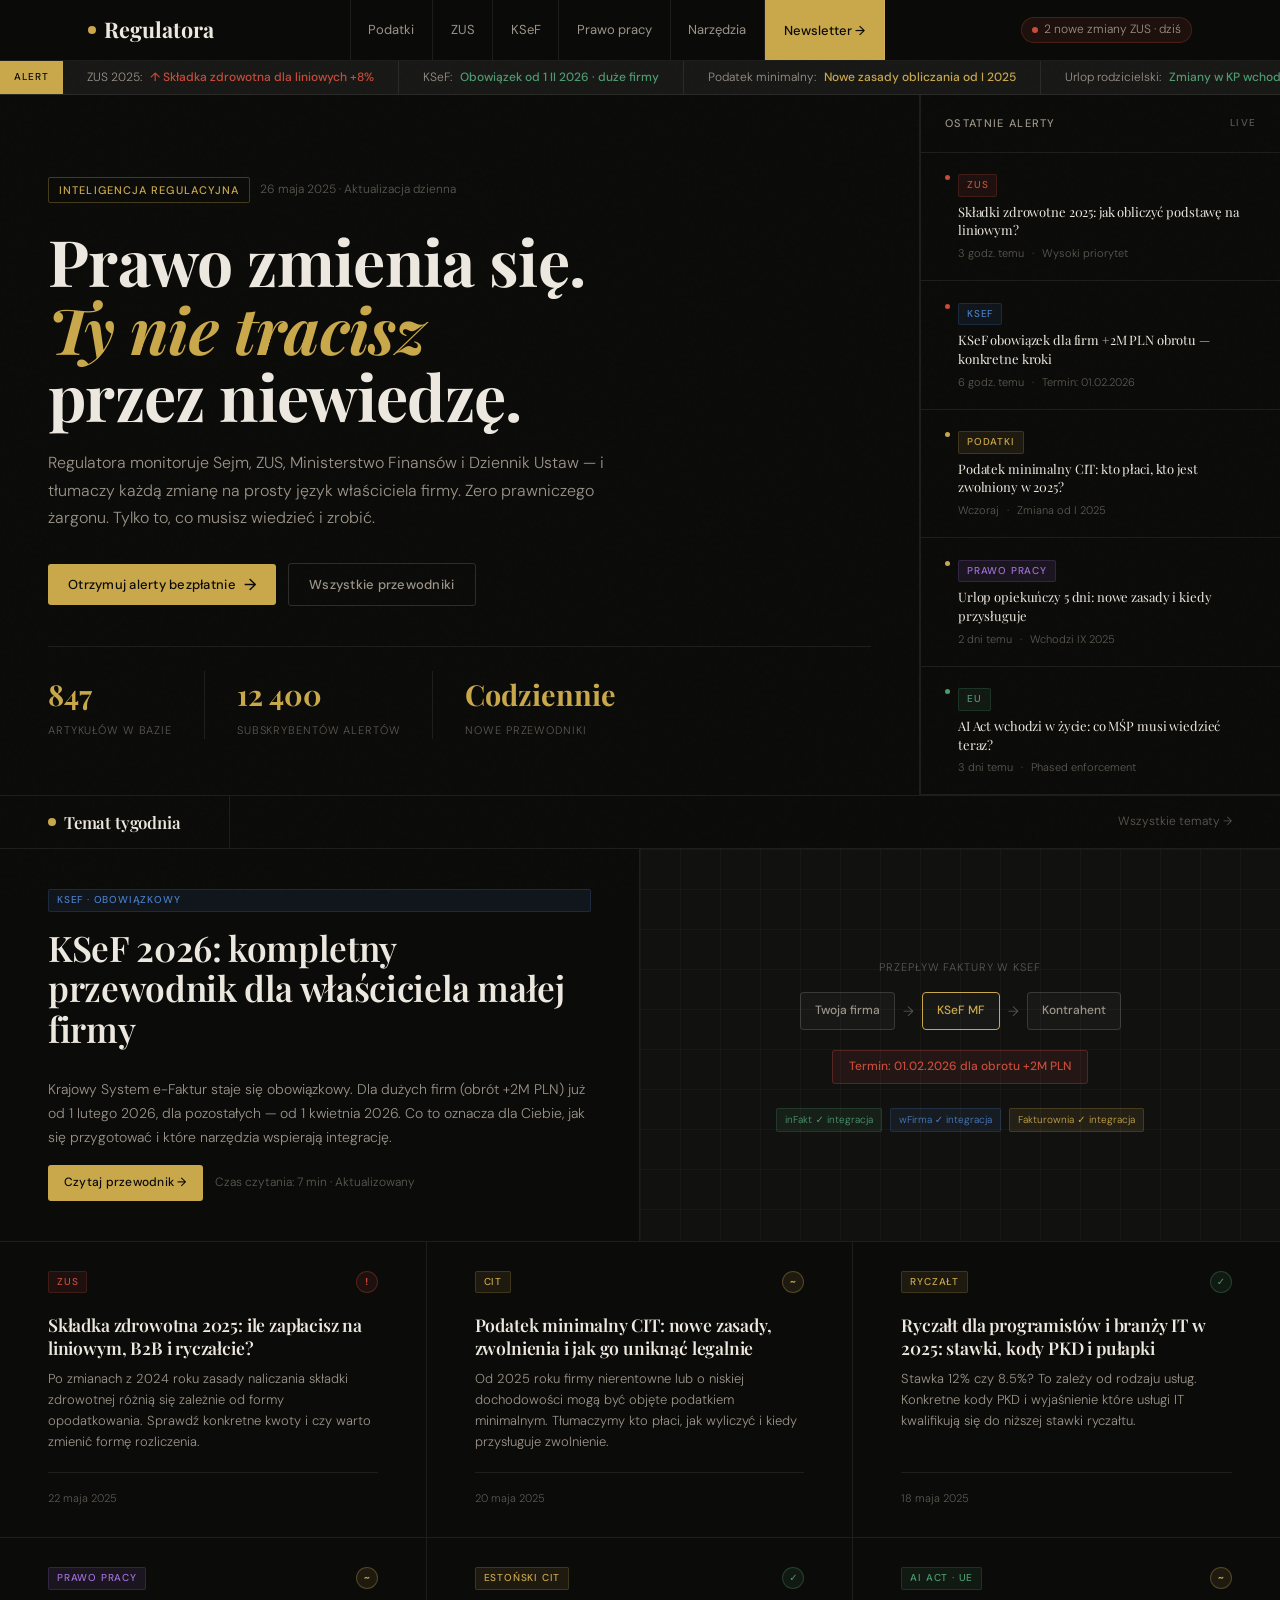
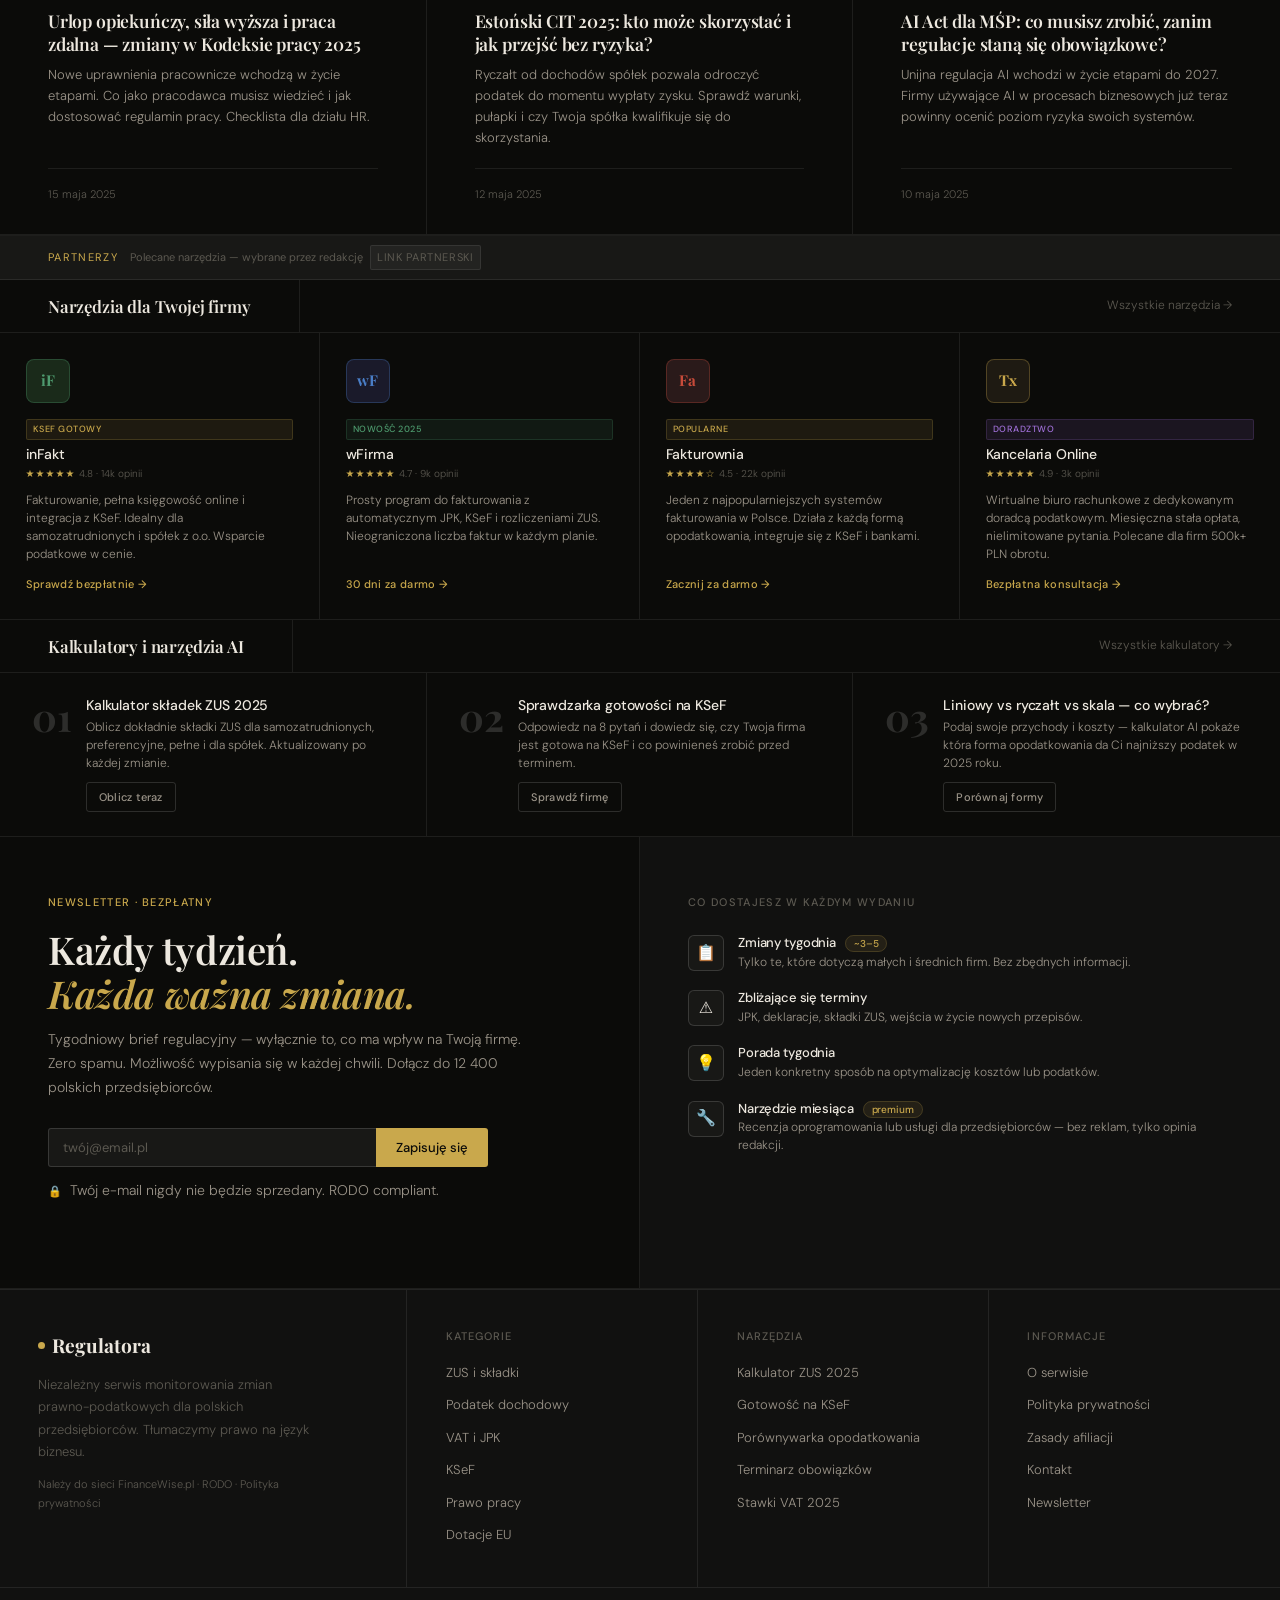
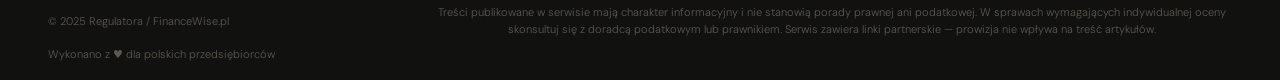
<file: kalkulator-podatki.html>
<!DOCTYPE html>
<html lang="pl">
<head>
<meta charset="UTF-8">
<meta name="viewport" content="width=device-width, initial-scale=1.0">
<meta name="description" content="Regulatora — inteligentny monitoring zmian prawno-podatkowych dla polskich przedsiębiorców. ZUS, podatki, KSeF, prawo pracy — wyjaśniamy co to znaczy dla Twojej firmy.">
<meta name="keywords" content="KSeF, ZUS 2025, podatki małe firmy, zmiany podatkowe, prawo pracy Polska, inFakt, wFirma">
<title>Regulatora — Twój radar regulacyjny | FinanceWise.pl</title>
<link rel="preconnect" href="https://fonts.googleapis.com">
<link rel="preconnect" href="https://fonts.gstatic.com" crossorigin>
<link href="https://fonts.googleapis.com/css2?family=Playfair+Display:ital,wght@0,400;0,600;0,700;1,400;1,600&family=DM+Sans:wght@300;400;500&display=swap" rel="stylesheet">
<style>
/* ── TOKENS ───────────────────────────────────────────── */
:root {
  --bg:        #0B0B09;
  --bg2:       #111110;
  --bg3:       #181816;
  --border:    rgba(255,255,255,0.08);
  --border2:   rgba(255,255,255,0.14);
  --text:      #EDE8DF;
  --text2:     #9B9489;
  --text3:     #5C5951;
  --gold:      #C9A84C;
  --gold2:     #E8C96A;
  --gold-bg:   rgba(201,168,76,0.10);
  --red:       #C84B3A;
  --red-bg:    rgba(200,75,58,0.10);
  --green:     #4E9B6F;
  --green-bg:  rgba(78,155,111,0.10);
  --blue:      #4A7EC7;
  --blue-bg:   rgba(74,126,199,0.10);
  --ff-display: 'Playfair Display', Georgia, serif;
  --ff-body:    'DM Sans', system-ui, sans-serif;
  --transition: 200ms cubic-bezier(.4,0,.2,1);
}

/* ── RESET ────────────────────────────────────────────── */
*,*::before,*::after{box-sizing:border-box;margin:0;padding:0}
html{scroll-behavior:smooth;-webkit-text-size-adjust:100%}
body{
  background:var(--bg);
  color:var(--text);
  font-family:var(--ff-body);
  font-size:16px;
  line-height:1.65;
  font-weight:300;
  min-height:100vh;
  overflow-x:hidden;
}
img{max-width:100%;display:block}
a{color:inherit;text-decoration:none}
button{border:none;background:none;cursor:pointer;font-family:inherit}
ul{list-style:none}

/* ── NOISE TEXTURE ──────────────────────────────────────── */
body::before{
  content:'';
  position:fixed;inset:0;
  background-image:url("data:image/svg+xml,%3Csvg viewBox='0 0 256 256' xmlns='http://www.w3.org/2000/svg'%3E%3Cfilter id='noise'%3E%3CfeTurbulence type='fractalNoise' baseFrequency='0.9' numOctaves='4' stitchTiles='stitch'/%3E%3C/filter%3E%3Crect width='100%25' height='100%25' filter='url(%23noise)' opacity='0.03'/%3E%3C/svg%3E");
  pointer-events:none;z-index:0;opacity:.4;
}

/* ── TYPOGRAPHY ───────────────────────────────────────── */
h1,h2,h3,h4,h5{font-family:var(--ff-display);font-weight:600;line-height:1.2;letter-spacing:-0.01em}
.display-xl{font-size:clamp(2.8rem,6vw,5.2rem);line-height:1.05;font-weight:700}
.display-lg{font-size:clamp(2rem,4vw,3.2rem);line-height:1.1}
.display-md{font-size:clamp(1.4rem,2.5vw,2rem)}
.label{font-size:11px;font-weight:500;letter-spacing:.12em;text-transform:uppercase;font-family:var(--ff-body)}
.body-sm{font-size:13px;line-height:1.6}
.body-xs{font-size:12px;line-height:1.5}

/* ── LAYOUT ───────────────────────────────────────────── */
.container{max-width:1200px;margin-inline:auto;padding-inline:clamp(1rem,4vw,3rem)}
.grid-2{display:grid;grid-template-columns:repeat(2,1fr);gap:1px}
.grid-3{display:grid;grid-template-columns:repeat(3,1fr);gap:1px}
.grid-4{display:grid;grid-template-columns:repeat(4,1fr);gap:1px}

/* ── NAV ──────────────────────────────────────────────── */
.nav{
  position:sticky;top:0;z-index:100;
  background:rgba(11,11,9,.85);
  backdrop-filter:blur(16px);
  -webkit-backdrop-filter:blur(16px);
  border-bottom:1px solid var(--border);
}
.nav-inner{
  display:flex;align-items:center;justify-content:space-between;
  height:60px;
  max-width:1200px;margin-inline:auto;padding-inline:clamp(1rem,4vw,3rem);
}
.nav-logo{
  font-family:var(--ff-display);
  font-size:1.35rem;font-weight:700;
  display:flex;align-items:center;gap:8px;
}
.nav-logo-dot{
  width:8px;height:8px;border-radius:50%;
  background:var(--gold);
  display:inline-block;
  animation:pulse 2s ease-in-out infinite;
}
@keyframes pulse{0%,100%{opacity:1;transform:scale(1)}50%{opacity:.5;transform:scale(.85)}}
.nav-links{display:flex;align-items:center;gap:0;border-left:1px solid var(--border)}
.nav-links a{
  padding:0 1.1rem;height:60px;display:flex;align-items:center;
  font-size:13px;font-weight:400;color:var(--text2);
  border-right:1px solid var(--border);
  transition:color var(--transition),background var(--transition);
}
.nav-links a:hover{color:var(--text);background:rgba(255,255,255,.03)}
.nav-cta{
  background:var(--gold);color:var(--bg)!important;
  font-weight:500!important;padding-inline:1.2rem!important;
}
.nav-cta:hover{background:var(--gold2)!important;color:var(--bg)!important}
.nav-alert{
  display:flex;align-items:center;gap:6px;
  font-size:12px;color:var(--text2);
  padding:2px 10px;border-radius:20px;
  background:var(--red-bg);border:1px solid rgba(200,75,58,.25);
  animation:fadein .5s ease both .3s;
}
.nav-alert::before{
  content:'';width:6px;height:6px;border-radius:50%;
  background:var(--red);
  animation:pulse 1.4s infinite;
}

/* ── TICKER ───────────────────────────────────────────── */
.ticker{
  background:var(--bg3);
  border-bottom:1px solid var(--border);
  overflow:hidden;height:34px;
  display:flex;align-items:center;
}
.ticker-label{
  flex-shrink:0;
  background:var(--gold);color:var(--bg);
  font-size:10px;font-weight:500;letter-spacing:.1em;text-transform:uppercase;
  padding:0 14px;height:100%;display:flex;align-items:center;
  z-index:1;
}
.ticker-track{
  display:flex;white-space:nowrap;
  animation:ticker 40s linear infinite;
  gap:0;
}
.ticker-track:hover{animation-play-state:paused}
@keyframes ticker{0%{transform:translateX(0)}100%{transform:translateX(-50%)}}
.ticker-item{
  font-size:12px;color:var(--text2);
  padding:0 24px;border-right:1px solid var(--border);
  height:34px;display:flex;align-items:center;gap:8px;
}
.ticker-item .up{color:var(--green);font-weight:500}
.ticker-item .dn{color:var(--red);font-weight:500}
.ticker-item .nu{color:var(--gold);font-weight:500}

/* ── HERO ─────────────────────────────────────────────── */
.hero{
  border-bottom:1px solid var(--border);
  position:relative;overflow:hidden;
}
.hero-grid{
  display:grid;grid-template-columns:1fr 360px;min-height:520px;
}
.hero-main{
  padding:3.5rem clamp(1rem,4vw,3rem);
  border-right:1px solid var(--border);
  display:flex;flex-direction:column;justify-content:flex-end;
  position:relative;
}
.hero-eyebrow{
  display:flex;align-items:center;gap:10px;margin-bottom:1.5rem;
}
.hero-tag{
  font-size:11px;font-weight:500;letter-spacing:.1em;text-transform:uppercase;
  color:var(--gold);padding:3px 10px;border:1px solid rgba(201,168,76,.3);
  border-radius:2px;
}
.hero-date{font-size:12px;color:var(--text3)}
.hero h1{
  font-size:clamp(2.4rem,5vw,4.4rem);
  line-height:1.06;font-weight:700;
  margin-bottom:1.2rem;
}
.hero h1 em{font-style:italic;color:var(--gold)}
.hero-lead{
  font-size:1rem;color:var(--text2);line-height:1.7;
  max-width:600px;margin-bottom:2rem;font-weight:300;
}
.hero-actions{display:flex;align-items:center;gap:12px;flex-wrap:wrap}
.btn{
  display:inline-flex;align-items:center;gap:8px;
  padding:10px 20px;border-radius:3px;
  font-size:13px;font-weight:500;font-family:var(--ff-body);
  transition:all var(--transition);cursor:pointer;
  letter-spacing:.02em;
}
.btn-primary{background:var(--gold);color:var(--bg)}
.btn-primary:hover{background:var(--gold2);transform:translateY(-1px)}
.btn-ghost{background:transparent;color:var(--text2);border:1px solid var(--border2)}
.btn-ghost:hover{color:var(--text);border-color:rgba(255,255,255,.3);background:rgba(255,255,255,.03)}
.btn-icon{font-size:16px;line-height:1}
.hero-stats{
  display:flex;gap:0;margin-top:2.5rem;
  border-top:1px solid var(--border);padding-top:1.5rem;
}
.hero-stat{
  padding-right:2rem;margin-right:2rem;
  border-right:1px solid var(--border);
}
.hero-stat:last-child{border-right:none}
.hero-stat-num{
  font-family:var(--ff-display);font-size:1.8rem;font-weight:700;
  color:var(--gold);
}
.hero-stat-lbl{font-size:11px;color:var(--text3);margin-top:2px;text-transform:uppercase;letter-spacing:.08em}
.hero-side{
  display:flex;flex-direction:column;
  border-left:1px solid var(--border);
}
.hero-side-header{
  padding:1.2rem 1.5rem;
  border-bottom:1px solid var(--border);
  display:flex;align-items:center;justify-content:space-between;
}
.hero-alert-list{flex:1;overflow-y:auto}
.alert-item{
  padding:1.1rem 1.5rem;
  border-bottom:1px solid var(--border);
  transition:background var(--transition);
  cursor:pointer;
}
.alert-item:hover{background:rgba(255,255,255,.025)}
.alert-item-tag{
  display:inline-flex;align-items:center;gap:5px;
  font-size:10px;font-weight:500;letter-spacing:.08em;text-transform:uppercase;
  padding:2px 8px;border-radius:2px;margin-bottom:6px;
}
.tag-zus{background:var(--red-bg);color:var(--red);border:1px solid rgba(200,75,58,.2)}
.tag-ksef{background:var(--blue-bg);color:var(--blue);border:1px solid rgba(74,126,199,.2)}
.tag-pit{background:var(--gold-bg);color:var(--gold);border:1px solid rgba(201,168,76,.2)}
.tag-ue{background:var(--green-bg);color:var(--green);border:1px solid rgba(78,155,111,.2)}
.tag-pp{background:rgba(150,100,200,.12);color:#A070D8;border:1px solid rgba(150,100,200,.2)}
.alert-item h4{font-size:13px;font-weight:400;line-height:1.45;margin-bottom:4px}
.alert-item-meta{font-size:11px;color:var(--text3);display:flex;gap:8px}
.alert-dot{width:5px;height:5px;border-radius:50%;display:inline-block;flex-shrink:0;margin-top:5px}
.dot-high{background:var(--red)}
.dot-med{background:var(--gold)}
.dot-low{background:var(--green)}

/* ── SECTION HEADERS ──────────────────────────────────── */
.section-header{
  border-bottom:1px solid var(--border);
  display:flex;align-items:center;justify-content:space-between;
  padding:0;
}
.section-header-left{
  display:flex;align-items:center;gap:0;
}
.section-tab{
  padding:1rem clamp(1rem,4vw,3rem);
  border-right:1px solid var(--border);
  display:flex;align-items:center;gap:8px;
}
.section-tab h2{
  font-family:var(--ff-display);
  font-size:1.05rem;font-weight:600;
}
.section-header-right{
  padding-right:clamp(1rem,4vw,3rem);
}
.link-more{
  font-size:12px;color:var(--text3);
  display:flex;align-items:center;gap:4px;
  transition:color var(--transition);
}
.link-more:hover{color:var(--gold)}

/* ── ARTICLES GRID ────────────────────────────────────── */
.articles-section{border-bottom:1px solid var(--border)}
.articles-grid{
  display:grid;grid-template-columns:repeat(3,1fr);
}
.article-card{
  padding:1.8rem clamp(1rem,4vw,3rem);
  border-right:1px solid var(--border);
  border-bottom:1px solid var(--border);
  transition:background var(--transition);
  cursor:pointer;
  display:flex;flex-direction:column;
}
.article-card:nth-child(3n){border-right:none}
.article-card:hover{background:rgba(255,255,255,.02)}
.article-card-top{display:flex;align-items:flex-start;justify-content:space-between;margin-bottom:.9rem;gap:8px}
.article-card h3{
  font-family:var(--ff-display);
  font-size:1.1rem;line-height:1.3;font-weight:600;
  margin-bottom:.6rem;
  transition:color var(--transition);
}
.article-card:hover h3{color:var(--gold)}
.article-card p{font-size:13px;color:var(--text2);line-height:1.6;flex:1}
.article-card-footer{
  display:flex;align-items:center;justify-content:space-between;
  margin-top:1.2rem;padding-top:1rem;
  border-top:1px solid var(--border);
}
.article-date{font-size:11px;color:var(--text3)}
.article-read{
  font-size:11px;color:var(--gold);
  display:flex;align-items:center;gap:4px;opacity:0;
  transition:opacity var(--transition);
}
.article-card:hover .article-read{opacity:1}
.importance-badge{
  flex-shrink:0;width:22px;height:22px;border-radius:50%;
  display:flex;align-items:center;justify-content:center;
  font-size:10px;font-weight:700;
}
.imp-h{background:var(--red-bg);color:var(--red);border:1px solid rgba(200,75,58,.3)}
.imp-m{background:var(--gold-bg);color:var(--gold);border:1px solid rgba(201,168,76,.3)}
.imp-l{background:var(--green-bg);color:var(--green);border:1px solid rgba(78,155,111,.3)}

/* ── FEATURED (WIDE) ──────────────────────────────────── */
.article-wide{
  grid-column:1/-1;
  display:grid;grid-template-columns:1fr 1fr;
  border-bottom:1px solid var(--border);
}
.article-wide-content{
  padding:2.5rem clamp(1rem,4vw,3rem);
  border-right:1px solid var(--border);
  display:flex;flex-direction:column;justify-content:flex-end;
}
.article-wide-content h3{
  font-size:clamp(1.5rem,3vw,2.2rem);
  line-height:1.15;margin-bottom:.8rem;
}
.article-wide-visual{
  background:var(--bg2);
  display:flex;align-items:center;justify-content:center;
  min-height:260px;padding:2rem;
  position:relative;overflow:hidden;
}
.visual-ksef{
  display:flex;flex-direction:column;align-items:center;gap:12px;
  width:100%;
}
.ksef-flow{
  display:flex;align-items:center;gap:8px;
  font-size:11px;color:var(--text3);
  font-family:var(--ff-body);
}
.ksef-box{
  background:var(--bg3);border:1px solid var(--border2);
  border-radius:4px;padding:8px 14px;
  font-size:12px;font-weight:500;color:var(--text2);
  white-space:nowrap;
}
.ksef-box.active{border-color:var(--gold);color:var(--gold)}
.ksef-arrow{color:var(--text3);font-size:14px}
.ksef-date-badge{
  margin-top:8px;
  background:var(--red-bg);border:1px solid rgba(200,75,58,.3);
  border-radius:3px;padding:6px 16px;
  font-size:12px;color:var(--red);font-weight:500;
}
.visual-grid-bg{
  position:absolute;inset:0;
  background-image:
    linear-gradient(rgba(255,255,255,.03) 1px, transparent 1px),
    linear-gradient(90deg, rgba(255,255,255,.03) 1px, transparent 1px);
  background-size:40px 40px;
}

/* ── TOOLS / AFFILIATE ────────────────────────────────── */
.tools-section{border-bottom:1px solid var(--border)}
.tools-grid{display:grid;grid-template-columns:repeat(4,1fr)}
.tool-card{
  padding:1.6rem;border-right:1px solid var(--border);
  display:flex;flex-direction:column;
  transition:background var(--transition);cursor:pointer;
}
.tool-card:last-child{border-right:none}
.tool-card:hover{background:rgba(255,255,255,.02)}
.tool-logo{
  width:44px;height:44px;border-radius:8px;
  background:var(--bg3);border:1px solid var(--border2);
  display:flex;align-items:center;justify-content:center;
  font-family:var(--ff-display);font-size:15px;font-weight:700;
  margin-bottom:1rem;
  color:var(--text);
}
.tool-card h4{font-size:14px;font-weight:500;margin-bottom:4px;font-family:var(--ff-body)}
.tool-card p{font-size:12px;color:var(--text2);line-height:1.5;flex:1;margin-bottom:12px}
.tool-cta{
  display:inline-flex;align-items:center;gap:5px;
  font-size:11px;font-weight:500;
  color:var(--gold);letter-spacing:.03em;
  transition:gap var(--transition);
  font-family:var(--ff-body);
}
.tool-card:hover .tool-cta{gap:8px}
.tool-rating{
  display:flex;align-items:center;gap:4px;
  font-size:10px;color:var(--text3);margin-bottom:8px;
}
.tool-stars{color:var(--gold);font-size:10px;letter-spacing:1px}
.tool-badge{
  display:inline-block;
  font-size:9px;font-weight:500;letter-spacing:.06em;text-transform:uppercase;
  padding:2px 6px;border-radius:2px;margin-bottom:6px;
  background:var(--gold-bg);color:var(--gold);border:1px solid rgba(201,168,76,.2);
}
.tool-badge.new{background:var(--green-bg);color:var(--green);border-color:rgba(78,155,111,.2)}

/* ── NEWSLETTER ───────────────────────────────────────── */
.newsletter-section{
  border-bottom:1px solid var(--border);
  display:grid;grid-template-columns:1fr 1fr;
}
.newsletter-left{
  padding:3.5rem clamp(1rem,4vw,3rem);
  border-right:1px solid var(--border);
}
.newsletter-left h2{
  font-size:clamp(1.6rem,3vw,2.4rem);
  margin-bottom:.8rem;line-height:1.15;
}
.newsletter-left h2 em{font-style:italic;color:var(--gold)}
.newsletter-left p{font-size:14px;color:var(--text2);line-height:1.7;max-width:480px;margin-bottom:1.8rem}
.newsletter-form{display:flex;gap:0;max-width:440px}
.newsletter-input{
  flex:1;
  background:var(--bg3);border:1px solid var(--border2);border-right:none;
  border-radius:3px 0 0 3px;
  padding:10px 14px;font-size:13px;color:var(--text);
  font-family:var(--ff-body);outline:none;
  transition:border-color var(--transition);
}
.newsletter-input::placeholder{color:var(--text3)}
.newsletter-input:focus{border-color:rgba(201,168,76,.4)}
.newsletter-submit{
  background:var(--gold);color:var(--bg);
  border-radius:0 3px 3px 0;padding:10px 20px;
  font-size:13px;font-weight:500;font-family:var(--ff-body);
  cursor:pointer;border:none;white-space:nowrap;
  transition:background var(--transition);
}
.newsletter-submit:hover{background:var(--gold2)}
.newsletter-trust{
  display:flex;align-items:center;gap:8px;
  margin-top:12px;font-size:11px;color:var(--text3);
}
.newsletter-trust::before{content:'🔒';font-size:11px}
.newsletter-right{
  padding:3.5rem clamp(1rem,4vw,3rem);
  background:var(--bg2);
}
.newsletter-perks{display:flex;flex-direction:column;gap:1.2rem}
.perk{display:flex;align-items:flex-start;gap:14px}
.perk-icon{
  width:36px;height:36px;border-radius:6px;flex-shrink:0;
  background:var(--bg3);border:1px solid var(--border2);
  display:flex;align-items:center;justify-content:center;
  font-size:16px;
}
.perk-text h5{font-size:13px;font-weight:500;margin-bottom:2px;font-family:var(--ff-body)}
.perk-text p{font-size:12px;color:var(--text2);line-height:1.5}
.perk-count{
  background:var(--gold-bg);color:var(--gold);
  border:1px solid rgba(201,168,76,.2);
  border-radius:10px;padding:1px 8px;
  font-size:10px;font-weight:500;margin-left:6px;
}

/* ── CALCULATORS STRIP ───────────────────────────────── */
.calc-section{border-bottom:1px solid var(--border)}
.calc-grid{display:grid;grid-template-columns:repeat(3,1fr)}
.calc-card{
  padding:1.5rem clamp(.8rem,3vw,2rem);
  border-right:1px solid var(--border);
  display:flex;align-items:flex-start;gap:14px;
  transition:background var(--transition);cursor:pointer;
}
.calc-card:last-child{border-right:none}
.calc-card:hover{background:rgba(255,255,255,.02)}
.calc-num{
  font-family:var(--ff-display);
  font-size:2.4rem;font-weight:700;
  color:var(--border2);line-height:1;
  flex-shrink:0;
}
.calc-body h4{font-size:14px;font-weight:500;margin-bottom:4px;font-family:var(--ff-body)}
.calc-body p{font-size:12px;color:var(--text2);line-height:1.5}
.calc-body .btn-ghost{
  margin-top:10px;padding:5px 12px;font-size:11px;
}

/* ── FOOTER ───────────────────────────────────────────── */
.footer{background:var(--bg2);border-top:1px solid var(--border)}
.footer-top{
  display:grid;grid-template-columns:1.4fr 1fr 1fr 1fr;
  border-bottom:1px solid var(--border);
}
.footer-col{
  padding:2.5rem clamp(1rem,3vw,2.5rem);
  border-right:1px solid var(--border);
}
.footer-col:last-child{border-right:none}
.footer-logo{
  font-family:var(--ff-display);font-size:1.2rem;font-weight:700;
  display:flex;align-items:center;gap:7px;margin-bottom:.8rem;
}
.footer-col p{font-size:13px;color:var(--text3);line-height:1.7;max-width:280px}
.footer-col h5{
  font-size:11px;font-weight:500;letter-spacing:.1em;text-transform:uppercase;
  color:var(--text3);margin-bottom:1rem;font-family:var(--ff-body);
}
.footer-links{display:flex;flex-direction:column;gap:6px}
.footer-links a{font-size:13px;color:var(--text2);transition:color var(--transition)}
.footer-links a:hover{color:var(--gold)}
.footer-bottom{
  display:flex;align-items:center;justify-content:space-between;
  padding:1rem clamp(1rem,4vw,3rem);
  flex-wrap:wrap;gap:8px;
}
.footer-bottom p{font-size:11px;color:var(--text3)}
.footer-disclaimer{font-size:10px;color:var(--text3);max-width:800px;text-align:center;line-height:1.5}
.affiliate-note{
  display:inline-block;
  font-size:9px;font-weight:500;letter-spacing:.06em;text-transform:uppercase;
  padding:2px 6px;border-radius:2px;
  background:rgba(255,255,255,.05);color:var(--text3);
  border:1px solid var(--border);margin-left:4px;
}

/* ── DIVIDER TAG ─────────────────────────────────────── */
.divider-tag{
  display:flex;align-items:center;gap:12px;
  padding:.6rem clamp(1rem,4vw,3rem);
  border-bottom:1px solid var(--border);
  background:var(--bg3);
}
.divider-tag span{font-size:11px;color:var(--text3);font-weight:400}

/* ── SCROLL ANIMATIONS ─────────────────────────────── */
.fade-up{opacity:0;transform:translateY(16px);transition:opacity .5s ease,transform .5s ease}
.fade-up.visible{opacity:1;transform:translateY(0)}

/* ── RESPONSIVE ────────────────────────────────────── */
@media(max-width:900px){
  .hero-grid{grid-template-columns:1fr}
  .hero-side{display:none}
  .articles-grid{grid-template-columns:1fr 1fr}
  .article-card:nth-child(3n){border-right:1px solid var(--border)}
  .article-card:nth-child(2n){border-right:none}
  .article-wide{grid-template-columns:1fr}
  .article-wide-visual{display:none}
  .tools-grid{grid-template-columns:1fr 1fr}
  .tool-card:nth-child(2n){border-right:none}
  .newsletter-section{grid-template-columns:1fr}
  .newsletter-right{display:none}
  .calc-grid{grid-template-columns:1fr}
  .calc-card{border-right:none;border-bottom:1px solid var(--border)}
  .footer-top{grid-template-columns:1fr 1fr}
  .footer-col:nth-child(2n){border-right:none}
  .nav-links{display:none}
}
@media(max-width:600px){
  .articles-grid{grid-template-columns:1fr}
  .article-card{border-right:none}
  .tools-grid{grid-template-columns:1fr}
  .tool-card{border-right:none;border-bottom:1px solid var(--border)}
  .hero-stats{flex-direction:column;gap:.8rem}
  .hero-stat{border-right:none;padding-right:0;margin-right:0;border-bottom:1px solid var(--border);padding-bottom:.8rem}
  .footer-top{grid-template-columns:1fr}
  .footer-col{border-right:none}
}

/* ── ARTICLE CATEGORY ACCENT LINE ─────────────────── */
.article-card::after{
  content:'';display:block;
  width:0;height:2px;
  background:var(--gold);
  transition:width .3s ease;
  margin-top:auto;
}
.article-card:hover::after{width:40px}

/* ── TOOLTIP (AFFILIATE) ─────────────────────────── */
.tooltip-wrap{position:relative;display:inline-block}
.tooltip{
  position:absolute;bottom:calc(100% + 6px);left:50%;transform:translateX(-50%);
  background:var(--bg3);border:1px solid var(--border2);
  border-radius:4px;padding:5px 10px;
  font-size:11px;color:var(--text2);white-space:nowrap;
  pointer-events:none;opacity:0;transition:opacity .2s;
}
.tooltip-wrap:hover .tooltip{opacity:1}
</style>
</head>
<body>

<!-- NAV -->
<nav class="nav" role="navigation" aria-label="Główna nawigacja">
  <div class="nav-inner">
    <a href="/" class="nav-logo" aria-label="Regulatora – strona główna">
      <span class="nav-logo-dot" aria-hidden="true"></span>
      Regulatora
    </a>
    <nav class="nav-links" aria-label="Sekcje serwisu">
      <a href="podatki.html">Podatki</a>
      <a href="zus.html">ZUS</a>
      <a href="ksef.html">KSeF</a>
      <a href="prawo-pracy.html">Prawo pracy</a>
      <a href="narzedzia.html">Narzędzia</a>
      <a href="index.html#newsletter" class="nav-cta btn-icon">Newsletter →</a>
    </nav>
    <div class="nav-alert" aria-live="polite" aria-label="Aktualne alerty regulacyjne">
      2 nowe zmiany ZUS · dziś
    </div>
  </div>
</nav>

<!-- TICKER -->
<div class="ticker" aria-label="Bieżące zmiany regulacyjne" role="marquee">
  <div class="ticker-label">ALERT</div>
  <div class="ticker-track">
    <div class="ticker-item"><span>ZUS 2025:</span><span class="dn">↑ Składka zdrowotna dla liniowych +8%</span></div>
    <div class="ticker-item"><span>KSeF:</span><span class="up">Obowiązek od 1 II 2026 · duże firmy</span></div>
    <div class="ticker-item"><span>Podatek minimalny:</span><span class="nu">Nowe zasady obliczania od I 2025</span></div>
    <div class="ticker-item"><span>Urlop rodzicielski:</span><span class="up">Zmiany w KP wchodzą IX 2025</span></div>
    <div class="ticker-item"><span>Ryczałt:</span><span class="nu">Nowe stawki dla IT — sprawdź</span></div>
    <div class="ticker-item"><span>CIT estoński:</span><span class="up">Rozszerzenie katalogu uprawnionych</span></div>
    <div class="ticker-item"><span>VAT grupy:</span><span class="dn">Zmiana zasad odliczania od VII 2025</span></div>
    <!-- duplicate for seamless loop -->
    <div class="ticker-item"><span>ZUS 2025:</span><span class="dn">↑ Składka zdrowotna dla liniowych +8%</span></div>
    <div class="ticker-item"><span>KSeF:</span><span class="up">Obowiązek od 1 II 2026 · duże firmy</span></div>
    <div class="ticker-item"><span>Podatek minimalny:</span><span class="nu">Nowe zasady obliczania od I 2025</span></div>
    <div class="ticker-item"><span>Urlop rodzicielski:</span><span class="up">Zmiany w KP wchodzą IX 2025</span></div>
    <div class="ticker-item"><span>Ryczałt:</span><span class="nu">Nowe stawki dla IT — sprawdź</span></div>
    <div class="ticker-item"><span>CIT estoński:</span><span class="up">Rozszerzenie katalogu uprawnionych</span></div>
    <div class="ticker-item"><span>VAT grupy:</span><span class="dn">Zmiana zasad odliczania od VII 2025</span></div>
  </div>
</div>

<!-- HERO -->
<section class="hero" aria-labelledby="hero-heading">
  <div class="hero-grid">

    <div class="hero-main">
      <div class="hero-eyebrow">
        <span class="hero-tag">Inteligencja regulacyjna</span>
        <span class="hero-date">26 maja 2025 · Aktualizacja dzienna</span>
      </div>
      <h1 id="hero-heading">
        Prawo zmienia się.<br>
        <em>Ty nie tracisz</em><br>
        przez niewiedzę.
      </h1>
      <p class="hero-lead">
        Regulatora monitoruje Sejm, ZUS, Ministerstwo Finansów i Dziennik Ustaw — i tłumaczy każdą zmianę na prosty język właściciela firmy. Zero prawniczego żargonu. Tylko to, co musisz wiedzieć i zrobić.
      </p>
      <div class="hero-actions">
        <a href="index.html#newsletter" class="btn btn-primary">
          <span>Otrzymuj alerty bezpłatnie</span>
          <span class="btn-icon">→</span>
        </a>
        <a href="narzedzia.html" class="btn btn-ghost">Wszystkie przewodniki</a>
      </div>
      <div class="hero-stats" role="list" aria-label="Statystyki serwisu">
        <div class="hero-stat" role="listitem">
          <div class="hero-stat-num">847</div>
          <div class="hero-stat-lbl">Artykułów w bazie</div>
        </div>
        <div class="hero-stat" role="listitem">
          <div class="hero-stat-num">12 400</div>
          <div class="hero-stat-lbl">Subskrybentów alertów</div>
        </div>
        <div class="hero-stat" role="listitem">
          <div class="hero-stat-num">Codziennie</div>
          <div class="hero-stat-lbl">Nowe przewodniki</div>
        </div>
      </div>
    </div>

    <!-- ALERT SIDEBAR -->
    <aside class="hero-side" aria-label="Najnowsze alerty regulacyjne">
      <div class="hero-side-header">
        <span class="label" style="color:var(--text2)">Ostatnie alerty</span>
        <span class="label" style="color:var(--text3);font-size:10px">LIVE</span>
      </div>
      <ul class="hero-alert-list" role="list">

        <li class="alert-item" role="listitem" tabindex="0">
          <div style="display:flex;align-items:flex-start;gap:8px">
            <span class="alert-dot dot-high" aria-label="Wysoki priorytet"></span>
            <div>
              <div class="alert-item-tag tag-zus">ZUS</div>
              <h4>Składki zdrowotne 2025: jak obliczyć podstawę na liniowym?</h4>
              <div class="alert-item-meta">
                <span>3 godz. temu</span>
                <span>·</span>
                <span>Wysoki priorytet</span>
              </div>
            </div>
          </div>
        </li>

        <li class="alert-item" role="listitem" tabindex="0">
          <div style="display:flex;align-items:flex-start;gap:8px">
            <span class="alert-dot dot-high" aria-label="Wysoki priorytet"></span>
            <div>
              <div class="alert-item-tag tag-ksef">KSeF</div>
              <h4>KSeF obowiązek dla firm +2M PLN obrotu — konkretne kroki</h4>
              <div class="alert-item-meta">
                <span>6 godz. temu</span>
                <span>·</span>
                <span>Termin: 01.02.2026</span>
              </div>
            </div>
          </div>
        </li>

        <li class="alert-item" role="listitem" tabindex="0">
          <div style="display:flex;align-items:flex-start;gap:8px">
            <span class="alert-dot dot-med" aria-label="Średni priorytet"></span>
            <div>
              <div class="alert-item-tag tag-pit">Podatki</div>
              <h4>Podatek minimalny CIT: kto płaci, kto jest zwolniony w 2025?</h4>
              <div class="alert-item-meta">
                <span>Wczoraj</span>
                <span>·</span>
                <span>Zmiana od I 2025</span>
              </div>
            </div>
          </div>
        </li>

        <li class="alert-item" role="listitem" tabindex="0">
          <div style="display:flex;align-items:flex-start;gap:8px">
            <span class="alert-dot dot-med" aria-label="Średni priorytet"></span>
            <div>
              <div class="alert-item-tag tag-pp">Prawo pracy</div>
              <h4>Urlop opiekuńczy 5 dni: nowe zasady i kiedy przysługuje</h4>
              <div class="alert-item-meta">
                <span>2 dni temu</span>
                <span>·</span>
                <span>Wchodzi IX 2025</span>
              </div>
            </div>
          </div>
        </li>

        <li class="alert-item" role="listitem" tabindex="0">
          <div style="display:flex;align-items:flex-start;gap:8px">
            <span class="alert-dot dot-low" aria-label="Niski priorytet"></span>
            <div>
              <div class="alert-item-tag tag-ue">EU</div>
              <h4>AI Act wchodzi w życie: co MŚP musi wiedzieć teraz?</h4>
              <div class="alert-item-meta">
                <span>3 dni temu</span>
                <span>·</span>
                <span>Phased enforcement</span>
              </div>
            </div>
          </div>
        </li>

      </ul>
    </aside>
  </div>
</section>

<!-- FEATURED WIDE ARTICLE: KSeF -->
<section class="articles-section" aria-labelledby="featured-heading">
  <div class="section-header">
    <div class="section-header-left">
      <div class="section-tab">
        <span style="width:8px;height:8px;border-radius:50%;background:var(--gold);display:inline-block"></span>
        <h2 id="featured-heading">Temat tygodnia</h2>
      </div>
    </div>
    <div class="section-header-right">
      <a href="podatki.html" class="link-more">Wszystkie tematy →</a>
    </div>
  </div>

  <article class="article-wide" aria-label="Wyróżniony artykuł o KSeF">
    <div class="article-wide-content fade-up">
      <div class="alert-item-tag tag-ksef" style="margin-bottom:1rem;display:inline-flex">KSeF · Obowiązkowy</div>
      <h3>KSeF 2026: kompletny przewodnik dla właściciela małej firmy</h3>
      <p style="font-size:14px;color:var(--text2);line-height:1.7;margin:1rem 0">Krajowy System e-Faktur staje się obowiązkowy. Dla dużych firm (obrót +2M PLN) już od 1 lutego 2026, dla pozostałych — od 1 kwietnia 2026. Co to oznacza dla Ciebie, jak się przygotować i które narzędzia wspierają integrację.</p>
      <div style="display:flex;align-items:center;gap:12px;flex-wrap:wrap">
        <a href="#" class="btn btn-primary" style="font-size:12px;padding:8px 16px">Czytaj przewodnik →</a>
        <span style="font-size:12px;color:var(--text3)">Czas czytania: 7 min · Aktualizowany</span>
      </div>
    </div>
    <div class="article-wide-visual" aria-hidden="true">
      <div class="visual-grid-bg"></div>
      <div class="visual-ksef">
        <div style="font-size:11px;color:var(--text3);text-align:center;margin-bottom:4px;letter-spacing:.08em;text-transform:uppercase">Przepływ faktury w KSeF</div>
        <div class="ksef-flow">
          <div class="ksef-box">Twoja firma</div>
          <div class="ksef-arrow">→</div>
          <div class="ksef-box active">KSeF MF</div>
          <div class="ksef-arrow">→</div>
          <div class="ksef-box">Kontrahent</div>
        </div>
        <div class="ksef-date-badge">Termin: 01.02.2026 dla obrotu +2M PLN</div>
        <div style="margin-top:12px;display:flex;gap:8px;flex-wrap:wrap;justify-content:center">
          <span style="font-size:10px;color:var(--green);background:var(--green-bg);padding:3px 8px;border-radius:2px;border:1px solid rgba(78,155,111,.2)">inFakt ✓ integracja</span>
          <span style="font-size:10px;color:var(--blue);background:var(--blue-bg);padding:3px 8px;border-radius:2px;border:1px solid rgba(74,126,199,.2)">wFirma ✓ integracja</span>
          <span style="font-size:10px;color:var(--gold);background:var(--gold-bg);padding:3px 8px;border-radius:2px;border:1px solid rgba(201,168,76,.2)">Fakturownia ✓ integracja</span>
        </div>
      </div>
    </div>
  </article>

  <!-- ARTICLES 3-COL GRID -->
  <div class="articles-grid" id="przewodniki" role="list" aria-label="Lista artykułów">

    <article class="article-card fade-up" role="listitem" tabindex="0" aria-label="Artykuł o składce zdrowotnej 2025">
      <div class="article-card-top">
        <div class="alert-item-tag tag-zus">ZUS</div>
        <div class="importance-badge imp-h" aria-label="Wysoki priorytet">!</div>
      </div>
      <h3>Składka zdrowotna 2025: ile zapłacisz na liniowym, B2B i ryczałcie?</h3>
      <p>Po zmianach z 2024 roku zasady naliczania składki zdrowotnej różnią się zależnie od formy opodatkowania. Sprawdź konkretne kwoty i czy warto zmienić formę rozliczenia.</p>
      <div class="article-card-footer">
        <span class="article-date">22 maja 2025</span>
        <span class="article-read">Czytaj → <span>5 min</span></span>
      </div>
    </article>

    <article class="article-card fade-up" role="listitem" tabindex="0" aria-label="Artykuł o podatku minimalnym CIT">
      <div class="article-card-top">
        <div class="alert-item-tag tag-pit">CIT</div>
        <div class="importance-badge imp-m" aria-label="Średni priorytet">~</div>
      </div>
      <h3>Podatek minimalny CIT: nowe zasady, zwolnienia i jak go uniknąć legalnie</h3>
      <p>Od 2025 roku firmy nierentowne lub o niskiej dochodowości mogą być objęte podatkiem minimalnym. Tłumaczymy kto płaci, jak wyliczyć i kiedy przysługuje zwolnienie.</p>
      <div class="article-card-footer">
        <span class="article-date">20 maja 2025</span>
        <span class="article-read">Czytaj → <span>6 min</span></span>
      </div>
    </article>

    <article class="article-card fade-up" role="listitem" tabindex="0" aria-label="Artykuł o ryczałcie dla IT">
      <div class="article-card-top">
        <div class="alert-item-tag tag-pit">Ryczałt</div>
        <div class="importance-badge imp-l" aria-label="Niski priorytet">✓</div>
      </div>
      <h3>Ryczałt dla programistów i branży IT w 2025: stawki, kody PKD i pułapki</h3>
      <p>Stawka 12% czy 8.5%? To zależy od rodzaju usług. Konkretne kody PKD i wyjaśnienie które usługi IT kwalifikują się do niższej stawki ryczałtu.</p>
      <div class="article-card-footer">
        <span class="article-date">18 maja 2025</span>
        <span class="article-read">Czytaj → <span>4 min</span></span>
      </div>
    </article>

    <article class="article-card fade-up" role="listitem" tabindex="0" aria-label="Artykuł o urlopie opiekuńczym">
      <div class="article-card-top">
        <div class="alert-item-tag tag-pp">Prawo pracy</div>
        <div class="importance-badge imp-m" aria-label="Średni priorytet">~</div>
      </div>
      <h3>Urlop opiekuńczy, siła wyższa i praca zdalna — zmiany w Kodeksie pracy 2025</h3>
      <p>Nowe uprawnienia pracownicze wchodzą w życie etapami. Co jako pracodawca musisz wiedzieć i jak dostosować regulamin pracy. Checklista dla działu HR.</p>
      <div class="article-card-footer">
        <span class="article-date">15 maja 2025</span>
        <span class="article-read">Czytaj → <span>5 min</span></span>
      </div>
    </article>

    <article class="article-card fade-up" role="listitem" tabindex="0" aria-label="Artykuł o CIT estońskim">
      <div class="article-card-top">
        <div class="alert-item-tag tag-pit">Estoński CIT</div>
        <div class="importance-badge imp-l" aria-label="Niski priorytet">✓</div>
      </div>
      <h3>Estoński CIT 2025: kto może skorzystać i jak przejść bez ryzyka?</h3>
      <p>Ryczałt od dochodów spółek pozwala odroczyć podatek do momentu wypłaty zysku. Sprawdź warunki, pułapki i czy Twoja spółka kwalifikuje się do skorzystania.</p>
      <div class="article-card-footer">
        <span class="article-date">12 maja 2025</span>
        <span class="article-read">Czytaj → <span>8 min</span></span>
      </div>
    </article>

    <article class="article-card fade-up" role="listitem" tabindex="0" aria-label="Artykuł o AI Act">
      <div class="article-card-top">
        <div class="alert-item-tag tag-ue">AI Act · UE</div>
        <div class="importance-badge imp-m" aria-label="Średni priorytet">~</div>
      </div>
      <h3>AI Act dla MŚP: co musisz zrobić, zanim regulacje staną się obowiązkowe?</h3>
      <p>Unijna regulacja AI wchodzi w życie etapami do 2027. Firmy używające AI w procesach biznesowych już teraz powinny ocenić poziom ryzyka swoich systemów.</p>
      <div class="article-card-footer">
        <span class="article-date">10 maja 2025</span>
        <span class="article-read">Czytaj → <span>6 min</span></span>
      </div>
    </article>

  </div>
</section>

<!-- DIVIDER -->
<div class="divider-tag">
  <span class="label" style="color:var(--gold)">Partnerzy</span>
  <span>Polecane narzędzia — wybrane przez redakcję <span class="affiliate-note">link partnerski</span></span>
</div>

<!-- TOOLS / AFFILIATE -->
<section class="tools-section" id="narzedzia" aria-labelledby="tools-heading">
  <div class="section-header">
    <div class="section-header-left">
      <div class="section-tab">
        <h2 id="tools-heading">Narzędzia dla Twojej firmy</h2>
      </div>
    </div>
    <div class="section-header-right">
      <a href="narzedzia.html" class="link-more">Wszystkie narzędzia →</a>
    </div>
  </div>
  <div class="tools-grid" role="list" aria-label="Polecane narzędzia">

    <div class="tool-card fade-up" role="listitem" tabindex="0" aria-label="inFakt – fakturowanie i księgowość">
      <div class="tool-logo" aria-hidden="true" style="background:#1A2A1A;border-color:rgba(78,155,111,.3);color:#4E9B6F">iF</div>
      <span class="tool-badge">KSeF gotowy</span>
      <h4>inFakt</h4>
      <div class="tool-rating"><span class="tool-stars">★★★★★</span> <span>4.8 · 14k opinii</span></div>
      <p>Fakturowanie, pełna księgowość online i integracja z KSeF. Idealny dla samozatrudnionych i spółek z o.o. Wsparcie podatkowe w cenie.</p>
      <a href="#" class="tool-cta" aria-label="Sprawdź inFakt">Sprawdź bezpłatnie →</a>
    </div>

    <div class="tool-card fade-up" role="listitem" tabindex="0" aria-label="wFirma – program do fakturowania">
      <div class="tool-logo" aria-hidden="true" style="background:#1A1A2A;border-color:rgba(74,126,199,.3);color:#4A7EC7">wF</div>
      <span class="tool-badge new">Nowość 2025</span>
      <h4>wFirma</h4>
      <div class="tool-rating"><span class="tool-stars">★★★★★</span> <span>4.7 · 9k opinii</span></div>
      <p>Prosty program do fakturowania z automatycznym JPK, KSeF i rozliczeniami ZUS. Nieograniczona liczba faktur w każdym planie.</p>
      <a href="#" class="tool-cta" aria-label="Sprawdź wFirma">30 dni za darmo →</a>
    </div>

    <div class="tool-card fade-up" role="listitem" tabindex="0" aria-label="Fakturownia – fakturowanie online">
      <div class="tool-logo" aria-hidden="true" style="background:#2A1A1A;border-color:rgba(200,75,58,.3);color:#C84B3A">Fa</div>
      <span class="tool-badge">Popularne</span>
      <h4>Fakturownia</h4>
      <div class="tool-rating"><span class="tool-stars">★★★★☆</span> <span>4.5 · 22k opinii</span></div>
      <p>Jeden z najpopularniejszych systemów fakturowania w Polsce. Działa z każdą formą opodatkowania, integruje się z KSeF i bankami.</p>
      <a href="#" class="tool-cta" aria-label="Sprawdź Fakturownia">Zacznij za darmo →</a>
    </div>

    <div class="tool-card fade-up" role="listitem" tabindex="0" aria-label="Taxe – kancelaria podatkowa online">
      <div class="tool-logo" aria-hidden="true" style="background:#1E1A12;border-color:rgba(201,168,76,.3);color:var(--gold)">Tx</div>
      <span class="tool-badge" style="background:rgba(150,100,200,.12);color:#A070D8;border-color:rgba(150,100,200,.2)">Doradztwo</span>
      <h4>Kancelaria Online</h4>
      <div class="tool-rating"><span class="tool-stars">★★★★★</span> <span>4.9 · 3k opinii</span></div>
      <p>Wirtualne biuro rachunkowe z dedykowanym doradcą podatkowym. Miesięczna stała opłata, nielimitowane pytania. Polecane dla firm 500k+ PLN obrotu.</p>
      <a href="#" class="tool-cta" aria-label="Sprawdź kancelarie online">Bezpłatna konsultacja →</a>
    </div>

  </div>
</section>

<!-- CALCULATORS -->
<section class="calc-section" aria-labelledby="calc-heading">
  <div class="section-header">
    <div class="section-header-left">
      <div class="section-tab">
        <h2 id="calc-heading">Kalkulatory i narzędzia AI</h2>
      </div>
    </div>
    <div class="section-header-right">
      <a href="narzedzia.html" class="link-more">Wszystkie kalkulatory →</a>
    </div>
  </div>
  <div class="calc-grid" role="list" aria-label="Dostępne kalkulatory">

    <div class="calc-card fade-up" role="listitem" tabindex="0" aria-label="Kalkulator składek ZUS 2025">
      <div class="calc-num" aria-hidden="true">01</div>
      <div class="calc-body">
        <h4>Kalkulator składek ZUS 2025</h4>
        <p>Oblicz dokładnie składki ZUS dla samozatrudnionych, preferencyjne, pełne i dla spółek. Aktualizowany po każdej zmianie.</p>
        <a href="kalkulator-zus.html" class="btn btn-ghost">Oblicz teraz</a>
      </div>
    </div>

    <div class="calc-card fade-up" role="listitem" tabindex="0" aria-label="Sprawdzarka zgodności KSeF">
      <div class="calc-num" aria-hidden="true">02</div>
      <div class="calc-body">
        <h4>Sprawdzarka gotowości na KSeF</h4>
        <p>Odpowiedz na 8 pytań i dowiedz się, czy Twoja firma jest gotowa na KSeF i co powinieneś zrobić przed terminem.</p>
        <a href="kalkulator-ksef.html" class="btn btn-ghost">Sprawdź firmę</a>
      </div>
    </div>

    <div class="calc-card fade-up" role="listitem" tabindex="0" aria-label="Porównywarka form opodatkowania">
      <div class="calc-num" aria-hidden="true">03</div>
      <div class="calc-body">
        <h4>Liniowy vs ryczałt vs skala — co wybrać?</h4>
        <p>Podaj swoje przychody i koszty — kalkulator AI pokaże która forma opodatkowania da Ci najniższy podatek w 2025 roku.</p>
        <a href="kalkulator-podatki.html" class="btn btn-ghost">Porównaj formy</a>
      </div>
    </div>

  </div>
</section>

<!-- NEWSLETTER -->
<section class="newsletter-section" id="newsletter" aria-labelledby="newsletter-heading">
  <div class="newsletter-left fade-up">
    <span class="label" style="color:var(--gold);display:block;margin-bottom:1rem">Newsletter · Bezpłatny</span>
    <h2 id="newsletter-heading">Każdy tydzień.<br><em>Każda ważna zmiana.</em></h2>
    <p>Tygodniowy brief regulacyjny — wyłącznie to, co ma wpływ na Twoją firmę. Zero spamu. Możliwość wypisania się w każdej chwili. Dołącz do 12 400 polskich przedsiębiorców.</p>
    <form class="newsletter-form" action="#" method="post" aria-label="Formularz zapisu na newsletter">
      <label for="email-input" class="sr-only">Twój adres e-mail</label>
      <input
        type="email"
        id="email-input"
        name="email"
        class="newsletter-input"
        placeholder="twój@email.pl"
        required
        autocomplete="email"
        aria-label="Adres e-mail"
      >
      <button type="submit" class="newsletter-submit" aria-label="Zapisz się na newsletter">
        Zapisuję się
      </button>
    </form>
    <p class="newsletter-trust">Twój e-mail nigdy nie będzie sprzedany. RODO compliant.</p>
  </div>

  <div class="newsletter-right">
    <span class="label" style="color:var(--text3);display:block;margin-bottom:1.5rem">Co dostajesz w każdym wydaniu</span>
    <div class="newsletter-perks" role="list" aria-label="Zawartość newslettera">
      <div class="perk" role="listitem">
        <div class="perk-icon" aria-hidden="true">📋</div>
        <div class="perk-text">
          <h5>Zmiany tygodnia <span class="perk-count">~3–5</span></h5>
          <p>Tylko te, które dotyczą małych i średnich firm. Bez zbędnych informacji.</p>
        </div>
      </div>
      <div class="perk" role="listitem">
        <div class="perk-icon" aria-hidden="true">⚠️</div>
        <div class="perk-text">
          <h5>Zbliżające się terminy</h5>
          <p>JPK, deklaracje, składki ZUS, wejścia w życie nowych przepisów.</p>
        </div>
      </div>
      <div class="perk" role="listitem">
        <div class="perk-icon" aria-hidden="true">💡</div>
        <div class="perk-text">
          <h5>Porada tygodnia</h5>
          <p>Jeden konkretny sposób na optymalizację kosztów lub podatków.</p>
        </div>
      </div>
      <div class="perk" role="listitem">
        <div class="perk-icon" aria-hidden="true">🔧</div>
        <div class="perk-text">
          <h5>Narzędzie miesiąca <span class="perk-count">premium</span></h5>
          <p>Recenzja oprogramowania lub usługi dla przedsiębiorców — bez reklam, tylko opinia redakcji.</p>
        </div>
      </div>
    </div>
  </div>
</section>

<!-- FOOTER -->
<footer class="footer" role="contentinfo">
  <div class="footer-top">
    <div class="footer-col">
      <div class="footer-logo">
        <span style="width:7px;height:7px;border-radius:50%;background:var(--gold);display:inline-block"></span>
        Regulatora
      </div>
      <p>Niezależny serwis monitorowania zmian prawno-podatkowych dla polskich przedsiębiorców. Tłumaczymy prawo na język biznesu.</p>
      <p style="margin-top:.8rem;font-size:11px;color:var(--text3)">Należy do sieci FinanceWise.pl · RODO · Polityka prywatności</p>
    </div>
    <div class="footer-col">
      <h5>Kategorie</h5>
      <ul class="footer-links" role="list">
        <li><a href="zus.html">ZUS i składki</a></li>
        <li><a href="podatki.html">Podatek dochodowy</a></li>
        <li><a href="podatki.html">VAT i JPK</a></li>
        <li><a href="ksef.html">KSeF</a></li>
        <li><a href="prawo-pracy.html">Prawo pracy</a></li>
        <li><a href="podatki.html">Dotacje EU</a></li>
      </ul>
    </div>
    <div class="footer-col">
      <h5>Narzędzia</h5>
      <ul class="footer-links" role="list">
        <li><a href="kalkulator-zus.html">Kalkulator ZUS 2025</a></li>
        <li><a href="kalkulator-ksef.html">Gotowość na KSeF</a></li>
        <li><a href="kalkulator-podatki.html">Porównywarka opodatkowania</a></li>
        <li><a href="narzedzia.html">Terminarz obowiązków</a></li>
        <li><a href="podatki.html">Stawki VAT 2025</a></li>
      </ul>
    </div>
    <div class="footer-col">
      <h5>Informacje</h5>
      <ul class="footer-links" role="list">
        <li><a href="#">O serwisie</a></li>
        <li><a href="#">Polityka prywatności</a></li>
        <li><a href="#">Zasady afiliacji</a></li>
        <li><a href="#">Kontakt</a></li>
        <li><a href="#newsletter">Newsletter</a></li>
      </ul>
    </div>
  </div>
  <div class="footer-bottom">
    <p>© 2025 Regulatora / FinanceWise.pl</p>
    <p class="footer-disclaimer">Treści publikowane w serwisie mają charakter informacyjny i nie stanowią porady prawnej ani podatkowej. W sprawach wymagających indywidualnej oceny skonsultuj się z doradcą podatkowym lub prawnikiem. Serwis zawiera linki partnerskie — prowizja nie wpływa na treść artykułów.</p>
    <p>Wykonano z ♥ dla polskich przedsiębiorców</p>
  </div>
</footer>

<!-- SKIP TO MAIN -->
<a href="#hero-heading" class="sr-only" style="position:absolute;top:-100px;left:0;background:var(--gold);color:var(--bg);padding:8px 16px;z-index:200;border-radius:0 0 4px 0;transition:top .2s">Przejdź do treści głównej</a>

<!-- SR ONLY HELPER -->
<style>.sr-only{position:absolute;width:1px;height:1px;padding:0;margin:-1px;overflow:hidden;clip:rect(0,0,0,0);white-space:nowrap;border:0}</style>

<script>
// Scroll fade-in observer
const observer = new IntersectionObserver((entries) => {
  entries.forEach(e => {
    if (e.isIntersecting) {
      e.target.classList.add('visible');
      observer.unobserve(e.target);
    }
  });
}, { threshold: 0.1, rootMargin: '0px 0px -40px 0px' });

document.querySelectorAll('.fade-up').forEach((el, i) => {
  el.style.transitionDelay = (i % 3) * 60 + 'ms';
  observer.observe(el);
});

// Newsletter form
const form = document.querySelector('.newsletter-form');
if (form) {
  form.addEventListener('submit', function(e) {
    e.preventDefault();
    const btn = form.querySelector('.newsletter-submit');
    const input = form.querySelector('.newsletter-input');
    btn.textContent = '✓ Zapisano!';
    btn.style.background = 'var(--green)';
    input.value = '';
    input.disabled = true;
    btn.disabled = true;
    setTimeout(() => {
      btn.textContent = 'Zapisuję się';
      btn.style.background = '';
      input.disabled = false;
      btn.disabled = false;
    }, 3000);
  });
}

// Nav scroll effect
const nav = document.querySelector('.nav');
window.addEventListener('scroll', () => {
  nav.style.borderBottomColor = window.scrollY > 10
    ? 'rgba(255,255,255,0.12)'
    : 'rgba(255,255,255,0.08)';
}, { passive: true });

// Alert items keyboard
document.querySelectorAll('.alert-item, .article-card, .tool-card, .calc-card').forEach(el => {
  el.addEventListener('keydown', function(e) {
    if (e.key === 'Enter' || e.key === ' ') {
      e.preventDefault();
      this.click();
    }
  });
});
</script>

</body>
</html>
</file>
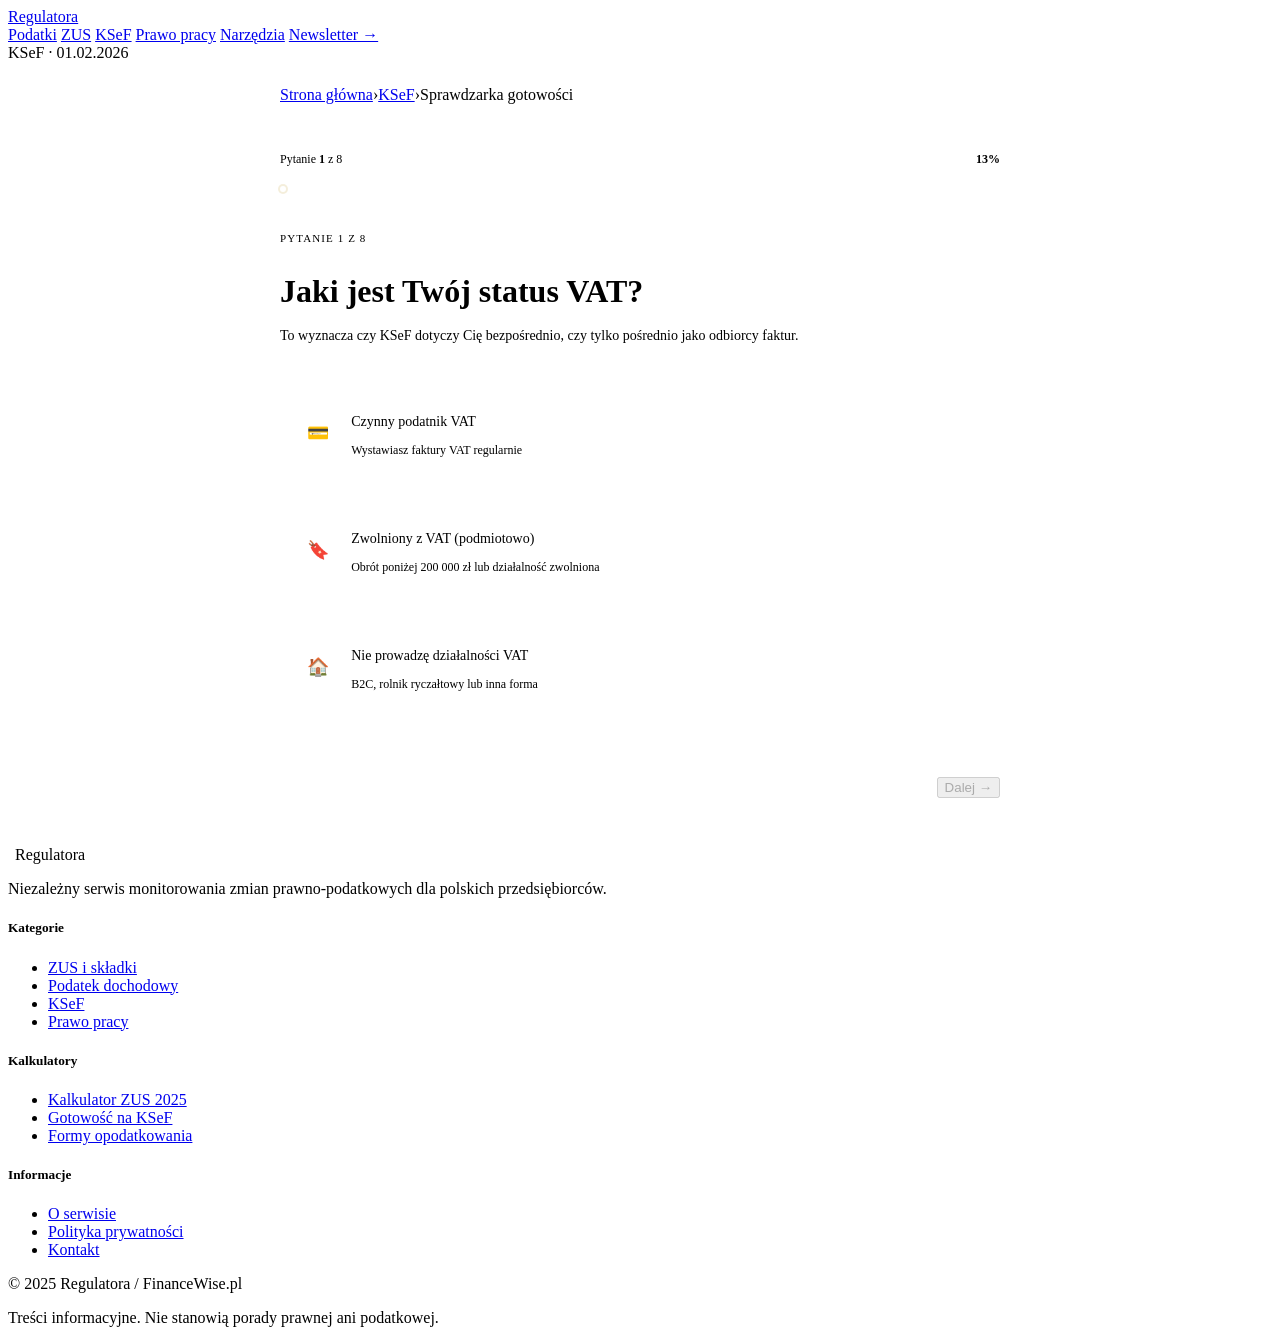
<file: kalkulator-zus.html>
<!DOCTYPE html>
<html lang="pl">
<head>
<meta charset="UTF-8">
<meta name="viewport" content="width=device-width, initial-scale=1.0">
<title>Sprawdzarka gotowości KSeF 2026 — Regulatora</title>
<meta name="description" content="Czy Twoja firma jest gotowa na KSeF? Odpowiedz na 8 pytań i otrzymaj spersonalizowany plan działania.">
<link rel="stylesheet" href="style.css">
<link rel="preconnect" href="https://fonts.googleapis.com">
<link href="https://fonts.googleapis.com/css2?family=Playfair+Display:ital,wght@0,400;0,600;0,700;1,400&family=DM+Sans:wght@300;400;500&display=swap" rel="stylesheet">
<style>
.quiz-wrap{max-width:720px;margin:0 auto;padding:3rem clamp(1rem,4vw,3rem)}
.progress-bar-wrap{margin-bottom:2.5rem}
.progress-meta{display:flex;justify-content:space-between;align-items:center;margin-bottom:8px}
.progress-meta span{font-size:12px;color:var(--text3)}
.progress-meta strong{font-size:12px;color:var(--gold)}
.progress-track{height:3px;background:var(--bg3);border-radius:2px;overflow:hidden}
.progress-fill{height:100%;background:var(--gold);border-radius:2px;transition:width .4s var(--ease)}
.step-indicator{display:flex;gap:6px;margin-top:8px}
.step-dot{width:6px;height:6px;border-radius:50%;background:var(--bg3);border:1px solid var(--border2);transition:all .3s}
.step-dot.done{background:var(--gold);border-color:var(--gold)}
.step-dot.current{background:transparent;border-color:var(--gold);box-shadow:0 0 0 2px rgba(201,168,76,.2)}

.question-block{animation:qin .3s var(--ease) both}
@keyframes qin{from{opacity:0;transform:translateY(12px)}to{opacity:1;transform:translateY(0)}}
.question-num{font-size:11px;color:var(--gold);font-weight:500;letter-spacing:.1em;text-transform:uppercase;margin-bottom:.8rem}
.question-text{font-family:var(--ff-display);font-size:clamp(1.4rem,3vw,2rem);line-height:1.25;margin-bottom:.6rem}
.question-sub{font-size:14px;color:var(--text2);line-height:1.6;margin-bottom:2rem;max-width:560px}
.options-grid{display:flex;flex-direction:column;gap:10px}
.option-btn{
  display:flex;align-items:center;gap:14px;
  padding:1rem 1.2rem;border-radius:4px;
  background:var(--bg2);border:1px solid var(--border2);
  cursor:pointer;text-align:left;transition:all .2s var(--ease);
  font-family:var(--ff-body);
}
.option-btn:hover{border-color:rgba(201,168,76,.4);background:var(--gold-bg)}
.option-btn.selected{border-color:var(--gold);background:var(--gold-bg)}
.option-icon{width:38px;height:38px;border-radius:6px;background:var(--bg3);border:1px solid var(--border);display:flex;align-items:center;justify-content:center;font-size:18px;flex-shrink:0;transition:border-color .2s}
.option-btn.selected .option-icon{border-color:rgba(201,168,76,.4)}
.option-content h4{font-size:14px;font-weight:500;margin-bottom:2px;font-family:var(--ff-body)}
.option-content p{font-size:12px;color:var(--text2);line-height:1.4}
.quiz-nav{display:flex;justify-content:space-between;align-items:center;margin-top:2rem;padding-top:1.5rem;border-top:1px solid var(--border)}
.btn-back{font-size:13px;color:var(--text3);display:flex;align-items:center;gap:4px;cursor:pointer;background:none;border:none;font-family:var(--ff-body);transition:color .2s}
.btn-back:hover{color:var(--text2)}

/* RESULTS */
.result-block{animation:qin .5s var(--ease) both}
.result-score-ring{
  width:120px;height:120px;border-radius:50%;margin:0 auto 1.5rem;
  display:flex;align-items:center;justify-content:center;flex-direction:column;
  font-family:var(--ff-display);font-size:2.2rem;font-weight:700;
  position:relative;
}
.result-score-ring.good{background:var(--green-bg);border:2px solid rgba(78,155,111,.4);color:var(--green)}
.result-score-ring.med{background:var(--gold-bg);border:2px solid rgba(201,168,76,.4);color:var(--gold)}
.result-score-ring.bad{background:var(--red-bg);border:2px solid rgba(200,75,58,.4);color:var(--red)}
.result-score-label{font-size:10px;font-weight:500;text-transform:uppercase;letter-spacing:.08em}
.result-title{font-family:var(--ff-display);font-size:clamp(1.6rem,3vw,2.2rem);text-align:center;margin-bottom:.6rem}
.result-desc{font-size:14px;color:var(--text2);text-align:center;line-height:1.7;max-width:540px;margin:0 auto 2rem}
.action-list{display:flex;flex-direction:column;gap:10px;margin-bottom:2rem}
.action-item{display:flex;align-items:flex-start;gap:12px;padding:1rem 1.2rem;background:var(--bg2);border:1px solid var(--border);border-radius:4px}
.action-item.urgent{border-left:3px solid var(--red);border-left-width:3px}
.action-item.medium{border-left:3px solid var(--gold)}
.action-item.done-item{border-left:3px solid var(--green)}
.action-num{width:24px;height:24px;border-radius:50%;display:flex;align-items:center;justify-content:center;font-size:11px;font-weight:500;flex-shrink:0;margin-top:1px}
.action-num.u{background:var(--red-bg);color:var(--red)}
.action-num.m{background:var(--gold-bg);color:var(--gold)}
.action-num.d{background:var(--green-bg);color:var(--green)}
.action-body h5{font-size:13px;font-weight:500;margin-bottom:3px;font-family:var(--ff-body)}
.action-body p{font-size:12px;color:var(--text2);line-height:1.5}
.result-tools{border:1px solid var(--border);border-radius:6px;padding:1.4rem;background:var(--bg2);margin-bottom:1.5rem}
.result-tools h4{font-size:13px;font-weight:500;margin-bottom:.8rem;font-family:var(--ff-body)}
.tool-mini{display:flex;align-items:center;gap:10px;padding:.6rem 0;border-bottom:1px solid var(--border)}
.tool-mini:last-child{border-bottom:none}
.tool-mini-logo{width:30px;height:30px;border-radius:5px;display:flex;align-items:center;justify-content:center;font-size:11px;font-weight:700;font-family:var(--ff-display);flex-shrink:0}
.tool-mini-info h5{font-size:12px;font-weight:500;font-family:var(--ff-body)}
.tool-mini-info p{font-size:11px;color:var(--text3)}
.tool-mini-link{margin-left:auto;font-size:11px;color:var(--gold);white-space:nowrap}
.result-cta-row{display:flex;gap:10px;flex-wrap:wrap}
.deadline-banner{background:var(--red-bg);border:1px solid rgba(200,75,58,.3);border-radius:4px;padding:.8rem 1.2rem;margin-bottom:1.5rem;display:flex;align-items:center;gap:10px}
.deadline-banner strong{font-size:13px;font-weight:500}
.deadline-banner p{font-size:12px;color:var(--text2);margin-top:2px}
</style>
</head>
<body>

<nav class="nav">
  <div class="nav-inner">
    <a href="index.html" class="nav-logo"><span class="nav-logo-dot"></span>Regulatora</a>
    <nav class="nav-links">
      <a href="podatki.html">Podatki</a>
      <a href="zus.html">ZUS</a>
      <a href="ksef.html" class="active">KSeF</a>
      <a href="prawo-pracy.html">Prawo pracy</a>
      <a href="narzedzia.html">Narzędzia</a>
      <a href="index.html#newsletter" class="nav-cta">Newsletter →</a>
    </nav>
    <div class="nav-right"><div class="nav-alert">KSeF · 01.02.2026</div></div>
  </div>
</nav>

<div style="max-width:720px;margin:0 auto;padding:1.5rem clamp(1rem,4vw,3rem) 0">
  <div class="breadcrumb"><a href="index.html">Strona główna</a><span>›</span><a href="ksef.html">KSeF</a><span>›</span><span>Sprawdzarka gotowości</span></div>
</div>

<div class="quiz-wrap" id="quiz-container">

  <!-- PROGRESS -->
  <div class="progress-bar-wrap" id="progress-wrap">
    <div class="progress-meta">
      <span>Pytanie <strong id="q-num">1</strong> z 8</span>
      <strong id="q-pct">12%</strong>
    </div>
    <div class="progress-track"><div class="progress-fill" id="progress-fill" style="width:12%"></div></div>
    <div class="step-indicator" id="step-dots"></div>
  </div>

  <!-- QUESTION AREA -->
  <div id="question-area"></div>

  <!-- NAV -->
  <div class="quiz-nav" id="quiz-nav">
    <button class="btn-back" id="btn-back" onclick="goBack()">← Wróć</button>
    <button class="btn btn-primary" id="btn-next" onclick="goNext()" disabled>Dalej →</button>
  </div>

</div>

<footer class="footer">
  <div class="footer-top">
    <div class="footer-col"><div class="footer-logo"><span style="width:7px;height:7px;border-radius:50%;background:var(--gold);display:inline-block"></span>Regulatora</div><p>Niezależny serwis monitorowania zmian prawno-podatkowych dla polskich przedsiębiorców.</p></div>
    <div class="footer-col"><h5>Kategorie</h5><ul class="footer-links"><li><a href="zus.html">ZUS i składki</a></li><li><a href="podatki.html">Podatek dochodowy</a></li><li><a href="ksef.html">KSeF</a></li><li><a href="prawo-pracy.html">Prawo pracy</a></li></ul></div>
    <div class="footer-col"><h5>Kalkulatory</h5><ul class="footer-links"><li><a href="kalkulator-zus.html">Kalkulator ZUS 2025</a></li><li><a href="kalkulator-ksef.html">Gotowość na KSeF</a></li><li><a href="kalkulator-podatki.html">Formy opodatkowania</a></li></ul></div>
    <div class="footer-col"><h5>Informacje</h5><ul class="footer-links"><li><a href="#">O serwisie</a></li><li><a href="#">Polityka prywatności</a></li><li><a href="#">Kontakt</a></li></ul></div>
  </div>
  <div class="footer-bottom"><p>© 2025 Regulatora / FinanceWise.pl</p><p class="footer-disclaimer">Treści informacyjne. Nie stanowią porady prawnej ani podatkowej.</p></div>
</footer>

<script>
const QUESTIONS = [
  {
    id:'vat', num:1,
    text:'Jaki jest Twój status VAT?',
    sub:'To wyznacza czy KSeF dotyczy Cię bezpośrednio, czy tylko pośrednio jako odbiorcy faktur.',
    options:[
      {icon:'💳', label:'Czynny podatnik VAT', desc:'Wystawiasz faktury VAT regularnie', value:2},
      {icon:'🔖', label:'Zwolniony z VAT (podmiotowo)', desc:'Obrót poniżej 200 000 zł lub działalność zwolniona', value:1},
      {icon:'🏠', label:'Nie prowadzę działalności VAT', desc:'B2C, rolnik ryczałtowy lub inna forma', value:0},
    ]
  },
  {
    id:'turnover', num:2,
    text:'Jaki był Twój obrót w 2024 roku?',
    sub:'Decyduje o terminie obowiązkowego KSeF — od 1.02.2026 dla firm +2M PLN, od 1.04.2026 dla pozostałych.',
    options:[
      {icon:'🏭', label:'Powyżej 2 mln zł', desc:'Obowiązek KSeF od 1 lutego 2026 — najpilniejszy termin', value:3},
      {icon:'🏢', label:'Od 200 tys. do 2 mln zł', desc:'Obowiązek od 1 kwietnia 2026', value:2},
      {icon:'🏪', label:'Poniżej 200 tys. zł', desc:'Obowiązek od 1 kwietnia 2026 (lub zwolniony z VAT)', value:1},
    ]
  },
  {
    id:'software', num:3,
    text:'Jak aktualnie wystawiasz faktury?',
    sub:'Kluczowe pytanie — program musi obsługiwać API KSeF żeby automatycznie wysyłać faktury do systemu MF.',
    options:[
      {icon:'🤖', label:'Programem z integracją KSeF', desc:'np. inFakt, wFirma, Fakturownia — API gotowe', value:3},
      {icon:'💻', label:'Programem bez integracji KSeF', desc:'Wystawia faktury, ale nie wysyła do KSeF', value:1},
      {icon:'📊', label:'Ręcznie, Excel lub Word', desc:'Żadnego dedykowanego oprogramowania', value:0},
    ]
  },
  {
    id:'accountant', num:4,
    text:'Czy Twoje biuro rachunkowe jest przygotowane na KSeF?',
    sub:'Biuro rachunkowe będzie musiało mieć dostęp do Twoich faktur w KSeF lub Twoje oprogramowanie musi samo to obsługiwać.',
    options:[
      {icon:'✅', label:'Tak — biuro potwierdza gotowość', desc:'Używają oprogramowania z integracją KSeF', value:2},
      {icon:'❓', label:'Nie wiem — nie rozmawiałem o tym', desc:'Temat nie był jeszcze poruszany', value:0},
      {icon:'🏠', label:'Prowadzę księgowość samodzielnie', desc:'Sam obsługuję wszystko w programie', value:1},
      {icon:'❌', label:'Biuro nie wie co to KSeF', desc:'Nie są przygotowani ani zainteresowani', value:-1},
    ]
  },
  {
    id:'auth', num:5,
    text:'Czy masz token KSeF lub podpis elektroniczny?',
    sub:'Do korzystania z KSeF potrzebujesz tokenu API lub kwalifikowanego podpisu / Profilu Zaufanego.',
    options:[
      {icon:'🔑', label:'Mam token KSeF (API)', desc:'Wygenerowany w bramce produkcyjnej MF', value:3},
      {icon:'📜', label:'Mam kwalifikowany podpis lub ePUAP', desc:'Mogę się zalogować do KSeF', value:2},
      {icon:'👤', label:'Mam tylko Profil Zaufany', desc:'Podstawowy dostęp — wystarczy na start', value:1},
      {icon:'🚫', label:'Nie mam żadnego z powyższych', desc:'Trzeba to załatwić jak najszybciej', value:0},
    ]
  },
  {
    id:'foreign', num:6,
    text:'Czy wystawiasz faktury dla zagranicznych kontrahentów?',
    sub:'Faktury eksportowe (WDT, eksport towarów) i dla nabywców bez polskiego NIP na razie są wyłączone z obowiązku KSeF.',
    options:[
      {icon:'🌍', label:'Tak — głównie faktury zagraniczne', desc:'Większość moich faktur to eksport lub UE', value:2},
      {icon:'🔀', label:'Mieszane — krajowe i zagraniczne', desc:'Około połowy krajowych, połowy zagranicznych', value:1},
      {icon:'🇵🇱', label:'Nie — tylko faktury krajowe', desc:'Wszyscy kontrahenci mają polskie NIP-y', value:0},
    ]
  },
  {
    id:'knowledge', num:7,
    text:'Jak dobrze znasz przepisy i zasady działania KSeF?',
    sub:'Wiesz jak wygląda proces wysyłki, co to numer KSeF faktury i jak działa UPO (Urzędowe Poświadczenie Odbioru)?',
    options:[
      {icon:'🎓', label:'Znam dobrze — czytałem przepisy', desc:'Wiem co to UPO, numer KSeF, tokeny dostępu', value:2},
      {icon:'📖', label:'Słyszałem, ale nie zagłębiałem się', desc:'Ogólna wiedza, nie szczegóły techniczne', value:1},
      {icon:'🤷', label:'Nie wiem prawie nic', desc:'Temat KSeF jest dla mnie nowy', value:0},
    ]
  },
  {
    id:'test', num:8,
    text:'Czy testowałeś wystawianie faktur w środowisku testowym KSeF?',
    sub:'MF udostępnia środowisko testowe (demo.ksef.mf.gov.pl) gdzie można sprawdzić integrację bez konsekwencji.',
    options:[
      {icon:'🧪', label:'Tak — testowałem i działa', desc:'Faktury testowe przeszły pomyślnie', value:3},
      {icon:'🔄', label:'Jestem w trakcie testowania', desc:'Trwają prace integracyjne lub testy', value:2},
      {icon:'📋', label:'Planujemy ale jeszcze nie zaczęliśmy', desc:'Temat jest na liście do zrobienia', value:1},
      {icon:'❌', label:'Nie — nic nie testowałem', desc:'Brak jakichkolwiek działań', value:0},
    ]
  },
];

let current = 0;
let answers = {};
let selectedValue = null;

function buildDots() {
  const wrap = document.getElementById('step-dots');
  wrap.innerHTML = QUESTIONS.map((q,i) => `<div class="step-dot ${i===0?'current':''}" id="dot-${i}"></div>`).join('');
}

function updateProgress(idx) {
  const pct = Math.round(((idx+1)/QUESTIONS.length)*100);
  document.getElementById('q-num').textContent = idx+1;
  document.getElementById('q-pct').textContent = pct+'%';
  document.getElementById('progress-fill').style.width = pct+'%';
  QUESTIONS.forEach((_,i) => {
    const d = document.getElementById('dot-'+i);
    if(!d) return;
    d.className = 'step-dot' + (i < idx ? ' done' : i===idx ? ' current' : '');
  });
}

function renderQuestion(idx) {
  const q = QUESTIONS[idx];
  selectedValue = null;
  document.getElementById('btn-next').disabled = true;
  updateProgress(idx);

  const area = document.getElementById('question-area');
  area.innerHTML = `
    <div class="question-block">
      <div class="question-num">Pytanie ${q.num} z ${QUESTIONS.length}</div>
      <h2 class="question-text">${q.text}</h2>
      <p class="question-sub">${q.sub}</p>
      <div class="options-grid">
        ${q.options.map((o,i) => `
          <button class="option-btn" onclick="selectOption(this, ${o.value})" data-val="${o.value}">
            <div class="option-icon">${o.icon}</div>
            <div class="option-content">
              <h4>${o.label}</h4>
              <p>${o.desc}</p>
            </div>
          </button>
        `).join('')}
      </div>
    </div>`;

  const btnNext = document.getElementById('btn-next');
  btnNext.textContent = idx === QUESTIONS.length-1 ? 'Zobacz wyniki →' : 'Dalej →';
  document.getElementById('btn-back').style.visibility = idx === 0 ? 'hidden' : 'visible';
}

function selectOption(el, val) {
  el.closest('.options-grid').querySelectorAll('.option-btn').forEach(b => b.classList.remove('selected'));
  el.classList.add('selected');
  selectedValue = val;
  document.getElementById('btn-next').disabled = false;
}

function goNext() {
  if (selectedValue === null) return;
  answers[QUESTIONS[current].id] = selectedValue;
  current++;
  if (current >= QUESTIONS.length) { showResults(); return; }
  renderQuestion(current);
}

function goBack() {
  if (current === 0) return;
  current--;
  renderQuestion(current);
}

function getScore() {
  return Object.values(answers).reduce((s,v) => s + Math.max(0,v), 0);
}

function showResults() {
  const score = getScore();
  const maxScore = 18; // sum of max per question
  const pct = Math.round((score/maxScore)*100);

  const turnover = answers.turnover || 1;
  const urgentDeadline = turnover === 3;
  const software = answers.software || 0;
  const auth = answers.auth || 0;
  const test = answers.test || 0;

  let level, title, desc, colorClass;
  if (pct >= 70) {
    level='good'; colorClass='good';
    title='Jesteś dobrze przygotowany na KSeF';
    desc='Twoja firma ma solidne podstawy pod integrację z KSeF. Kilka kroków jeszcze do dopięcia, ale nic krytycznego — działaj według planu poniżej.';
  } else if (pct >= 40) {
    level='med'; colorClass='med';
    title='Jesteś częściowo przygotowany — działaj teraz';
    desc='Masz już część elementów, ale brakuje kluczowych kroków przed obowiązkowym terminem. Każdy miesiąc opóźnienia to większy stres przed deadlinem.';
  } else {
    level='bad'; colorClass='bad';
    title='Pilnie zacznij przygotowania do KSeF';
    desc='Twoja firma wymaga szybkich działań — zarówno technicznych, jak i proceduralnych. Termin zbliża się nieubłaganie, a integracje trwają.';
  }

  // Build action items
  const actions = [];
  if (auth === 0) actions.push({type:'u', title:'Załóż konto i wygeneruj token KSeF', desc:'Zaloguj się na ksef.mf.gov.pl przez ePUAP lub kwalifikowany podpis, wygeneruj token API dla siebie lub biura rachunkowego.'});
  if (software === 0) actions.push({type:'u', title:'Wybierz oprogramowanie z integracją KSeF', desc:'inFakt, wFirma lub Fakturownia obsługują KSeF natywnie. Migracja z Excela zajmuje 1–2 tygodnie.'});
  if (software === 1) actions.push({type:'u', title:'Zaktualizuj oprogramowanie lub zmień dostawcę', desc:'Sprawdź czy Twój dostawca ma w planie integrację KSeF i kiedy. Jeśli nie — czas na zmianę.'});
  if (answers.accountant === 0 || answers.accountant === -1) actions.push({type:'u', title:'Porozmawiaj z biurem rachunkowym o KSeF', desc:'Biuro musi mieć dostęp do Twoich faktur w KSeF — omów jak to zorganizować i czy używają odpowiedniego oprogramowania.'});
  if (test === 0 || test === 1) actions.push({type:'m', title:'Przeprowadź testy w środowisku testowym MF', desc:'Skorzystaj z demo.ksef.mf.gov.pl — przetestuj wystawianie faktur i upewnij się że integracja działa zanim wejdzie obowiązek.'});
  if (answers.knowledge <= 1) actions.push({type:'m', title:'Zapoznaj się z podstawami KSeF', desc:'Przeczytaj nasz przewodnik KSeF i zrozum co to UPO, numer KSeF, tokeny — kluczowe pojęcia do sprawnego działania.'});
  if (actions.length === 0) actions.push({type:'d', title:'Monitoruj aktualizacje przepisów', desc:'KSeF to żywy projekt — MF regularnie publikuje aktualizacje techniczne. Zapisz się na nasz newsletter.'});
  actions.push({type:'d', title:'Zapisz się na newsletter alertów KSeF', desc:'Otrzymuj powiadomienia o zmianach technicznych, nowych wersjach API i terminach z wyprzedzeniem.'});

  document.getElementById('progress-wrap').style.display = 'none';
  document.getElementById('quiz-nav').style.display = 'none';

  document.getElementById('question-area').innerHTML = `
    <div class="result-block">
      ${urgentDeadline ? `<div class="deadline-banner">
        <span style="font-size:20px">⚠️</span>
        <div><strong>Twój termin: 1 lutego 2026</strong><p>Dla firm z obrotem powyżej 2 mln zł — najwcześniejszy obowiązkowy termin.</p></div>
      </div>` : ''}
      <div class="result-score-ring ${colorClass}">
        <span>${pct}%</span>
        <span class="result-score-label">gotowość</span>
      </div>
      <h2 class="result-title">${title}</h2>
      <p class="result-desc">${desc}</p>
      <div style="font-size:12px;color:var(--text3);text-align:center;margin-bottom:1.5rem">Wynik: ${score}/${maxScore} pkt · ${actions.filter(a=>a.type==='u').length} działań pilnych</div>

      <div style="font-size:13px;font-weight:500;margin-bottom:.8rem;color:var(--text2)">Twój plan działania</div>
      <div class="action-list">
        ${actions.map((a,i) => `
          <div class="action-item ${a.type==='u'?'urgent':a.type==='m'?'medium':'done-item'}">
            <div class="action-num ${a.type}">${a.type==='u'?'!':a.type==='m'?i+1:'✓'}</div>
            <div class="action-body"><h5>${a.title}</h5><p>${a.desc}</p></div>
          </div>`).join('')}
      </div>

      <div class="result-tools">
        <h4>Oprogramowanie gotowe na KSeF <span class="affiliate-note">link partnerski</span></h4>
        <div class="tool-mini">
          <div class="tool-mini-logo" style="background:#1A2A1A;color:#4E9B6F">iF</div>
          <div class="tool-mini-info"><h5>inFakt</h5><p>Pełna integracja KSeF · od 49 zł/mies.</p></div>
          <a href="#" class="tool-mini-link">Sprawdź →</a>
        </div>
        <div class="tool-mini">
          <div class="tool-mini-logo" style="background:#1A1A2A;color:#4A7EC7">wF</div>
          <div class="tool-mini-info"><h5>wFirma</h5><p>KSeF + JPK + ZUS · 30 dni gratis</p></div>
          <a href="#" class="tool-mini-link">Sprawdź →</a>
        </div>
        <div class="tool-mini">
          <div class="tool-mini-logo" style="background:#2A1A1A;color:#C84B3A">Fa</div>
          <div class="tool-mini-info"><h5>Fakturownia</h5><p>KSeF · API · integracje · start za darmo</p></div>
          <a href="#" class="tool-mini-link">Sprawdź →</a>
        </div>
      </div>

      <div class="result-cta-row">
        <a href="ksef.html" class="btn btn-primary">Czytaj przewodnik KSeF →</a>
        <button class="btn btn-ghost" onclick="restart()">Zrób quiz ponownie</button>
        <a href="kalkulator-zus.html" class="btn btn-ghost">Kalkulator ZUS →</a>
      </div>
    </div>`;
}

function restart() {
  current = 0; answers = {}; selectedValue = null;
  document.getElementById('progress-wrap').style.display = 'block';
  document.getElementById('quiz-nav').style.display = 'flex';
  buildDots();
  renderQuestion(0);
}

buildDots();
renderQuestion(0);
</script>
</body>
</html>
</file>
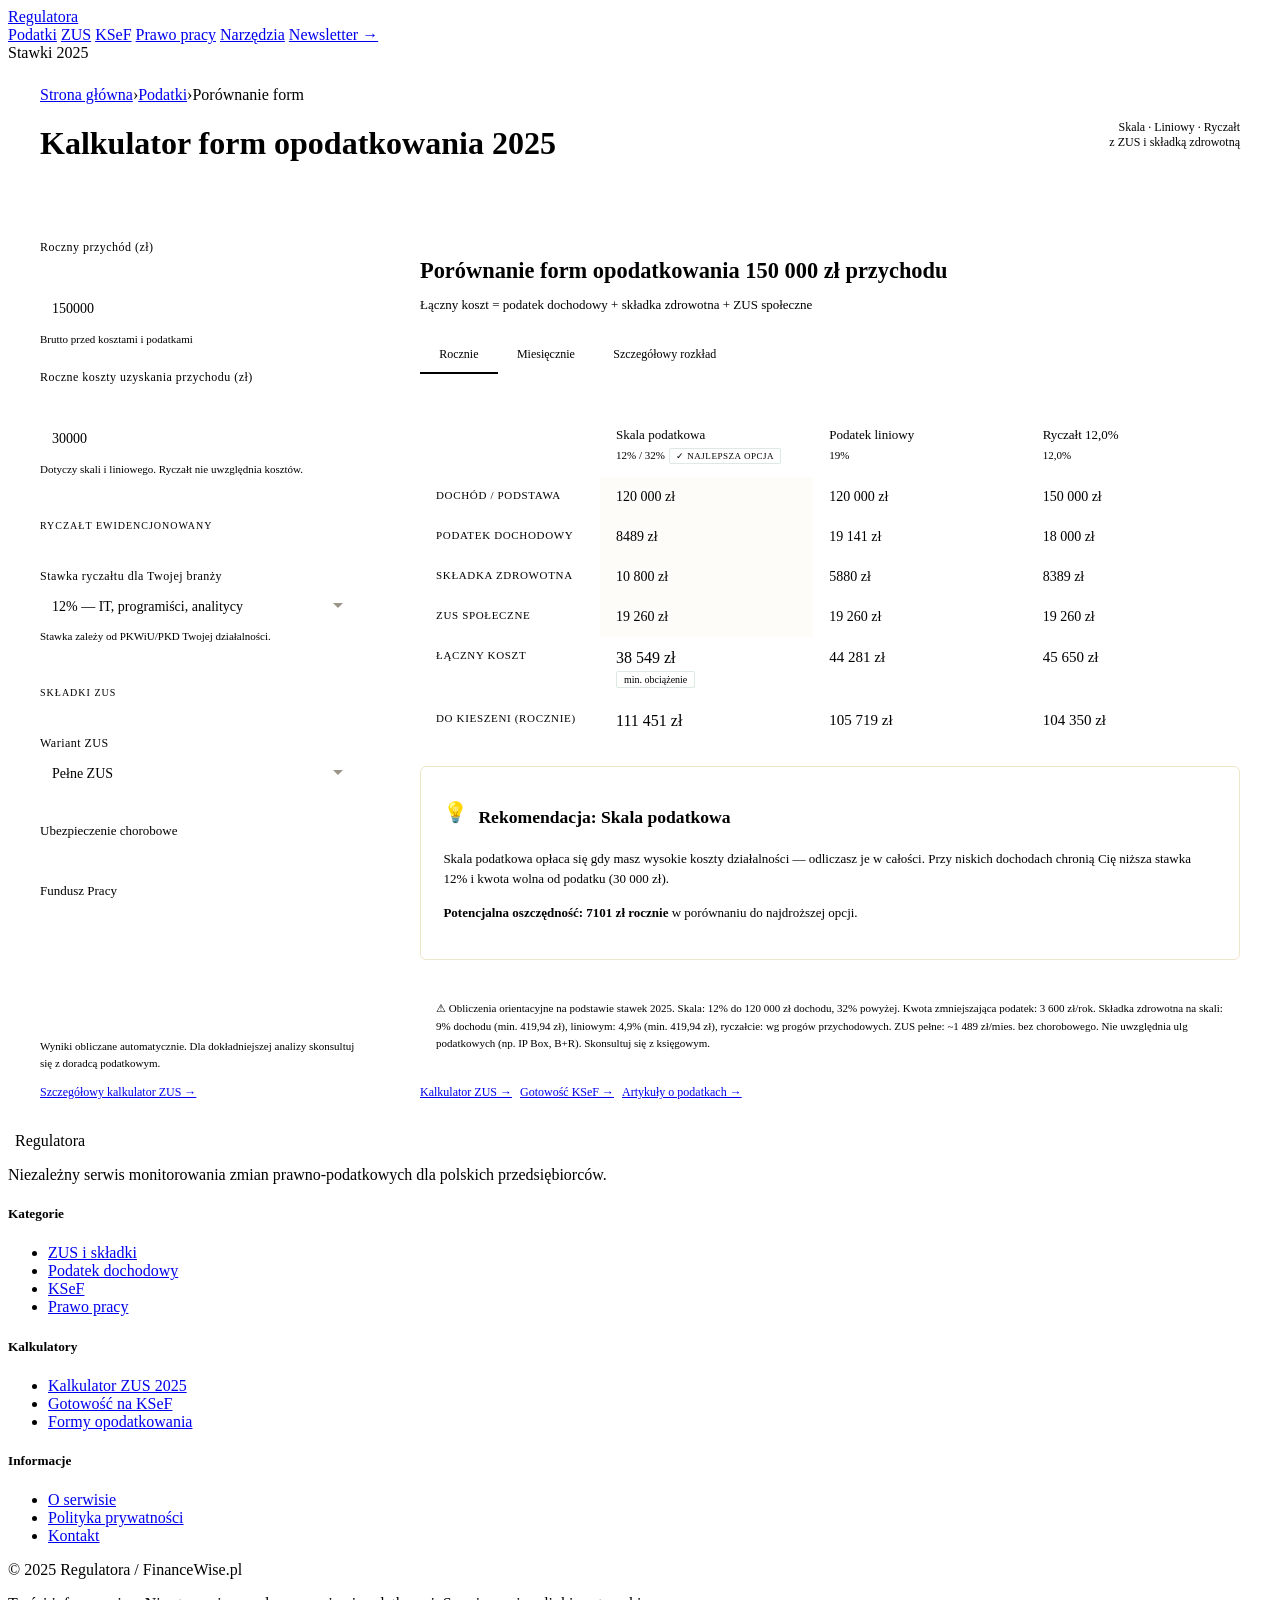
<file: ksef.html>
<!DOCTYPE html>
<html lang="pl">
<head>
<meta charset="UTF-8">
<meta name="viewport" content="width=device-width, initial-scale=1.0">
<title>Kalkulator form opodatkowania 2025 — Regulatora</title>
<meta name="description" content="Porównaj skala podatkowa vs podatek liniowy vs ryczałt 2025. Oblicz który wariant daje najniższy podatek dla Twojej firmy.">
<link rel="stylesheet" href="style.css">
<link rel="preconnect" href="https://fonts.googleapis.com">
<link href="https://fonts.googleapis.com/css2?family=Playfair+Display:ital,wght@0,400;0,600;0,700;1,400&family=DM+Sans:wght@300;400;500&display=swap" rel="stylesheet">
<style>
.tax-layout{display:grid;grid-template-columns:380px 1fr;min-height:calc(100vh - 94px)}
.tax-form{border-right:1px solid var(--border);padding:2rem;background:var(--bg2);display:flex;flex-direction:column;gap:1.4rem}
.tax-results{padding:2rem;overflow-y:auto}
.field{display:flex;flex-direction:column;gap:6px}
.field label{font-size:12px;font-weight:500;color:var(--text2);letter-spacing:.04em}
.field input,.field select{background:var(--bg3);border:1px solid var(--border2);border-radius:3px;padding:9px 12px;font-size:14px;color:var(--text);font-family:var(--ff-body);outline:none;transition:border-color 200ms;width:100%;-webkit-appearance:none;appearance:none}
.field select{background-image:url("data:image/svg+xml,%3Csvg xmlns='http://www.w3.org/2000/svg' width='12' height='12' viewBox='0 0 12 12'%3E%3Cpath fill='%239B9489' d='M6 8L1 3h10z'/%3E%3C/svg%3E");background-repeat:no-repeat;background-position:right 12px center;padding-right:32px}
.field input:focus,.field select:focus{border-color:rgba(201,168,76,.5)}
.field-hint{font-size:11px;color:var(--text3);line-height:1.4}
.range-wrap{position:relative}
.range-input{width:100%;-webkit-appearance:none;appearance:none;height:3px;border-radius:2px;background:var(--bg3);border:1px solid var(--border2);outline:none;cursor:pointer}
.range-input::-webkit-slider-thumb{-webkit-appearance:none;width:16px;height:16px;border-radius:50%;background:var(--gold);cursor:pointer;border:2px solid var(--bg)}
.range-input::-moz-range-thumb{width:16px;height:16px;border-radius:50%;background:var(--gold);cursor:pointer;border:2px solid var(--bg)}
.range-val{font-size:13px;font-weight:500;color:var(--gold);margin-top:5px}
.section-divider{padding:.8rem 0;border-top:1px solid var(--border);margin-top:.2rem}
.section-divider span{font-size:10px;font-weight:500;letter-spacing:.1em;text-transform:uppercase;color:var(--text3)}
.toggle-row{display:flex;align-items:center;justify-content:space-between;padding:8px 0}
.toggle-label{font-size:13px;color:var(--text2)}
.toggle{position:relative;width:40px;height:22px;flex-shrink:0}
.toggle input{opacity:0;width:0;height:0;position:absolute}
.toggle-slider{position:absolute;inset:0;background:var(--bg3);border:1px solid var(--border2);border-radius:11px;cursor:pointer;transition:background 200ms}
.toggle-slider::before{content:'';position:absolute;width:16px;height:16px;left:2px;top:2px;background:var(--text3);border-radius:50%;transition:transform 200ms,background 200ms}
.toggle input:checked+.toggle-slider{background:var(--gold-bg);border-color:rgba(201,168,76,.4)}
.toggle input:checked+.toggle-slider::before{transform:translateX(18px);background:var(--gold)}

/* COMPARISON TABLE */
.compare-header{margin-bottom:1.5rem}
.compare-header h2{font-size:1.4rem;margin-bottom:.3rem}
.compare-header p{font-size:13px;color:var(--text2)}
.compare-grid{display:grid;grid-template-columns:180px repeat(3,1fr);border:1px solid var(--border);border-radius:6px;overflow:hidden;margin-bottom:1.5rem}
.cg-header{padding:.8rem 1rem;background:var(--bg3);border-bottom:1px solid var(--border);border-right:1px solid var(--border);font-size:11px;font-weight:500;color:var(--text3);text-transform:uppercase;letter-spacing:.06em}
.cg-header.winner{background:var(--gold-bg);border-bottom-color:rgba(201,168,76,.3)}
.cg-col-title{padding:.8rem 1rem;background:var(--bg3);border-bottom:1px solid var(--border);border-right:1px solid var(--border)}
.cg-col-title h4{font-size:13px;font-weight:500;font-family:var(--ff-body);margin-bottom:2px}
.cg-col-title span{font-size:11px;color:var(--text3)}
.cg-col-title:last-child{border-right:none}
.cg-col-title.winner{background:var(--gold-bg);border-bottom-color:rgba(201,168,76,.3)}
.cg-cell{padding:.75rem 1rem;border-bottom:1px solid var(--border);border-right:1px solid var(--border);font-size:13px;color:var(--text2);vertical-align:middle}
.cg-cell:last-child{border-right:none}
.cg-cell.label-cell{color:var(--text3);font-size:12px;background:var(--bg2)}
.cg-cell.winner{background:rgba(201,168,76,.04)}
.cg-cell strong{color:var(--text);font-weight:500;display:block;font-size:14px}
.cg-cell.total-row{background:var(--bg3);font-weight:500}
.cg-cell.total-row strong{font-size:15px;color:var(--text)}
.cg-cell.best-total strong{color:var(--green);font-size:16px}
.cg-cell.worst-total strong{color:var(--red)}
.winner-badge{display:inline-block;font-size:9px;font-weight:500;letter-spacing:.06em;text-transform:uppercase;padding:2px 6px;border-radius:2px;background:var(--green-bg);color:var(--green);border:1px solid rgba(78,155,111,.2);margin-top:3px}
.saving-chip{display:inline-block;font-size:10px;font-weight:500;padding:2px 7px;border-radius:2px;background:var(--green-bg);color:var(--green);border:1px solid rgba(78,155,111,.2);margin-top:4px}

.recommendation{border:1px solid rgba(201,168,76,.3);border-radius:6px;padding:1.4rem;background:var(--gold-bg);margin-bottom:1.5rem}
.recommendation h3{font-size:1.1rem;margin-bottom:.5rem}
.recommendation p{font-size:13px;color:var(--text2);line-height:1.6}
.breakdown-mini{background:var(--bg2);border:1px solid var(--border);border-radius:6px;padding:1.2rem;margin-bottom:1rem}
.breakdown-mini h4{font-size:12px;font-weight:500;color:var(--text2);text-transform:uppercase;letter-spacing:.06em;margin-bottom:.8rem}
.bm-row{display:flex;justify-content:space-between;align-items:center;padding:.35rem 0;border-bottom:1px solid var(--border);font-size:13px}
.bm-row:last-child{border-bottom:none;font-weight:500;padding-top:.5rem;margin-top:.2rem}
.bm-row span:first-child{color:var(--text2)}
.bm-row span:last-child{color:var(--text);font-weight:400}
.disclaimer{font-size:11px;color:var(--text3);line-height:1.6;padding:1rem;background:var(--bg3);border-radius:4px;margin-top:1rem;border:1px solid var(--border)}
.tab-bar{display:flex;border-bottom:1px solid var(--border);margin-bottom:1.5rem}
.tab-btn{padding:.6rem 1.2rem;font-size:12px;font-weight:500;color:var(--text3);cursor:pointer;border-bottom:2px solid transparent;background:none;border-top:none;border-left:none;border-right:none;font-family:var(--ff-body);transition:all .2s;margin-bottom:-1px}
.tab-btn.active{color:var(--gold);border-bottom-color:var(--gold)}
.calc-title-bar{padding:1.5rem 2rem;border-bottom:1px solid var(--border);background:var(--bg);display:flex;align-items:center;justify-content:space-between}
@media(max-width:900px){.tax-layout{grid-template-columns:1fr}.tax-form{border-right:none;border-bottom:1px solid var(--border)}.compare-grid{grid-template-columns:130px repeat(3,1fr)}}
@media(max-width:600px){.compare-grid{grid-template-columns:100px repeat(3,1fr)}.cg-header,.cg-col-title,.cg-cell{padding:.5rem .6rem;font-size:11px}.cg-cell strong{font-size:12px}}
</style>
</head>
<body>

<nav class="nav">
  <div class="nav-inner">
    <a href="index.html" class="nav-logo"><span class="nav-logo-dot"></span>Regulatora</a>
    <nav class="nav-links">
      <a href="podatki.html" class="active">Podatki</a>
      <a href="zus.html">ZUS</a>
      <a href="ksef.html">KSeF</a>
      <a href="prawo-pracy.html">Prawo pracy</a>
      <a href="narzedzia.html">Narzędzia</a>
      <a href="index.html#newsletter" class="nav-cta">Newsletter →</a>
    </nav>
    <div class="nav-right"><div class="nav-alert">Stawki 2025</div></div>
  </div>
</nav>

<div class="calc-title-bar">
  <div>
    <div class="breadcrumb" style="margin-bottom:.4rem"><a href="index.html">Strona główna</a><span>›</span><a href="podatki.html">Podatki</a><span>›</span><span>Porównanie form</span></div>
    <h1>Kalkulator form opodatkowania 2025</h1>
  </div>
  <p style="font-size:12px;color:var(--text3);text-align:right">Skala · Liniowy · Ryczałt<br>z ZUS i składką zdrowotną</p>
</div>

<div class="tax-layout">

  <!-- FORM -->
  <div class="tax-form">
    <div class="field">
      <label>Roczny przychód (zł)</label>
      <input type="range" class="range-input" id="r-revenue" min="30000" max="1000000" step="5000" value="150000" oninput="syncRange('revenue')">
      <input type="number" id="revenue" value="150000" min="0" step="5000" oninput="syncInput('revenue')">
      <div class="field-hint">Brutto przed kosztami i podatkami</div>
    </div>

    <div class="field">
      <label>Roczne koszty uzyskania przychodu (zł)</label>
      <input type="range" class="range-input" id="r-costs" min="0" max="500000" step="5000" value="30000" oninput="syncRange('costs')">
      <input type="number" id="costs" value="30000" min="0" step="5000" oninput="syncInput('costs')">
      <div class="field-hint">Dotyczy skali i liniowego. Ryczałt nie uwzględnia kosztów.</div>
    </div>

    <div class="section-divider"><span>Ryczałt ewidencjonowany</span></div>

    <div class="field">
      <label for="ryczalt-rate">Stawka ryczałtu dla Twojej branży</label>
      <select id="ryczalt-rate" onchange="calculate()">
        <option value="0.085">8,5% — usługi różne, wynajem prywatny</option>
        <option value="0.12" selected>12% — IT, programiści, analitycy</option>
        <option value="0.14">14% — wolne zawody (lekarz, architekt)</option>
        <option value="0.15">15% — handel, pośrednictwo, najem firm.</option>
        <option value="0.17">17% — usługi o szczególnym charakterze</option>
      </select>
      <div class="field-hint">Stawka zależy od PKWiU/PKD Twojej działalności.</div>
    </div>

    <div class="section-divider"><span>Składki ZUS</span></div>

    <div class="field">
      <label for="zus-variant">Wariant ZUS</label>
      <select id="zus-variant" onchange="calculate()">
        <option value="prefer">Preferencyjne (pierwsze 24 mies.)</option>
        <option value="full" selected>Pełne ZUS</option>
      </select>
    </div>

    <div class="toggle-row">
      <span class="toggle-label">Ubezpieczenie chorobowe</span>
      <label class="toggle"><input type="checkbox" id="t-chorobowe" checked onchange="calculate()"><span class="toggle-slider"></span></label>
    </div>

    <div class="toggle-row">
      <span class="toggle-label">Fundusz Pracy</span>
      <label class="toggle"><input type="checkbox" id="t-fp" checked onchange="calculate()"><span class="toggle-slider"></span></label>
    </div>

    <div style="margin-top:auto;padding-top:1rem;border-top:1px solid var(--border)">
      <p style="font-size:11px;color:var(--text3);line-height:1.5">Wyniki obliczane automatycznie. Dla dokładniejszej analizy skonsultuj się z doradcą podatkowym.</p>
      <a href="kalkulator-zus.html" class="btn btn-ghost" style="font-size:12px;margin-top:8px;width:100%;justify-content:center">Szczegółowy kalkulator ZUS →</a>
    </div>
  </div>

  <!-- RESULTS -->
  <div class="tax-results">
    <div class="compare-header">
      <h2>Porównanie form opodatkowania <span style="color:var(--gold)" id="revenue-display">150 000 zł</span> przychodu</h2>
      <p>Łączny koszt = podatek dochodowy + składka zdrowotna + ZUS społeczne</p>
    </div>

    <div class="tab-bar">
      <button class="tab-btn active" onclick="showTab('annual',this)">Rocznie</button>
      <button class="tab-btn" onclick="showTab('monthly',this)">Miesięcznie</button>
      <button class="tab-btn" onclick="showTab('breakdown',this)">Szczegółowy rozkład</button>
    </div>

    <!-- COMPARISON TABLE -->
    <div id="tab-annual">
      <div class="compare-grid" id="compare-table">
        <!-- filled by JS -->
      </div>
      <div class="recommendation" id="recommendation"><!-- filled by JS --></div>
    </div>

    <div id="tab-monthly" style="display:none">
      <div class="compare-grid" id="compare-table-monthly"></div>
    </div>

    <div id="tab-breakdown" style="display:none">
      <div id="breakdown-detail"><!-- filled by JS --></div>
    </div>

    <div class="disclaimer">
      ⚠ Obliczenia orientacyjne na podstawie stawek 2025. Skala: 12% do 120 000 zł dochodu, 32% powyżej. Kwota zmniejszająca podatek: 3 600 zł/rok. Składka zdrowotna na skali: 9% dochodu (min. 419,94 zł), liniowym: 4,9% (min. 419,94 zł), ryczałcie: wg progów przychodowych. ZUS pełne: ~1 489 zł/mies. bez chorobowego. Nie uwzględnia ulg podatkowych (np. IP Box, B+R). Skonsultuj się z księgowym.
    </div>

    <div style="display:flex;gap:8px;margin-top:1rem;flex-wrap:wrap">
      <a href="kalkulator-zus.html" class="btn btn-ghost" style="font-size:12px">Kalkulator ZUS →</a>
      <a href="kalkulator-ksef.html" class="btn btn-ghost" style="font-size:12px">Gotowość KSeF →</a>
      <a href="podatki.html" class="btn btn-ghost" style="font-size:12px">Artykuły o podatkach →</a>
    </div>
  </div>
</div>

<footer class="footer">
  <div class="footer-top">
    <div class="footer-col"><div class="footer-logo"><span style="width:7px;height:7px;border-radius:50%;background:var(--gold);display:inline-block"></span>Regulatora</div><p>Niezależny serwis monitorowania zmian prawno-podatkowych dla polskich przedsiębiorców.</p></div>
    <div class="footer-col"><h5>Kategorie</h5><ul class="footer-links"><li><a href="zus.html">ZUS i składki</a></li><li><a href="podatki.html">Podatek dochodowy</a></li><li><a href="ksef.html">KSeF</a></li><li><a href="prawo-pracy.html">Prawo pracy</a></li></ul></div>
    <div class="footer-col"><h5>Kalkulatory</h5><ul class="footer-links"><li><a href="kalkulator-zus.html">Kalkulator ZUS 2025</a></li><li><a href="kalkulator-ksef.html">Gotowość na KSeF</a></li><li><a href="kalkulator-podatki.html">Formy opodatkowania</a></li></ul></div>
    <div class="footer-col"><h5>Informacje</h5><ul class="footer-links"><li><a href="#">O serwisie</a></li><li><a href="#">Polityka prywatności</a></li><li><a href="#">Kontakt</a></li></ul></div>
  </div>
  <div class="footer-bottom"><p>© 2025 Regulatora / FinanceWise.pl</p><p class="footer-disclaimer">Treści informacyjne. Nie stanowią porady prawnej ani podatkowej. Serwis zawiera linki partnerskie.</p></div>
</footer>

<script>
// ── CONSTANTS 2025 ────────────────────────────────────────────
const ZUS_FULL = { emerytalna:4694.40*0.1952, rentowa:4694.40*0.08, chorobowa:4694.40*0.0245, wypadkowa:4694.40*0.0167, fp:4694.40*0.0245, fs:4694.40*0.001 };
const ZUS_PREF = { emerytalna:1399.80*0.1952, rentowa:1399.80*0.08, chorobowa:1399.80*0.0245, wypadkowa:1399.80*0.0167, fp:0, fs:0 };
const ZKM = 3600; // kwota zmniejszająca podatek roczna

const fmt = v => Math.round(v).toLocaleString('pl-PL') + ' zł';
const fmt2 = v => v.toLocaleString('pl-PL',{minimumFractionDigits:2,maximumFractionDigits:2}) + ' zł';

function getZUSmonthly() {
  const v = document.getElementById('zus-variant').value;
  const Z = v === 'full' ? ZUS_FULL : ZUS_PREF;
  const ch = document.getElementById('t-chorobowe').checked;
  const fp = document.getElementById('t-fp').checked && v === 'full';
  return Z.emerytalna + Z.rentowa + (ch ? Z.chorobowa : 0) + Z.wypadkowa + (fp ? Z.fp : 0) + (v==='full'?Z.fs:0);
}

function getHealthSkala(annualIncome) {
  // 9% od dochodu miesięcznie, min 419.94
  const monthly = Math.max(419.94, (annualIncome/12)*0.09);
  return monthly * 12;
}

function getHealthLiniowy(annualIncome) {
  const monthly = Math.max(419.94, (annualIncome/12)*0.049);
  return monthly * 12;
}

function getHealthRyczalt(annualRevenue) {
  if (annualRevenue <= 60000) return 419.94 * 12;
  if (annualRevenue <= 300000) return 699.11 * 12;
  return 1258.39 * 12;
}

function calcSkala(rev, costs, zusMonthly) {
  const dochod = Math.max(0, rev - costs);
  const zusRoczny = zusMonthly * 12;
  const podstawaPIT = Math.max(0, dochod - zusRoczny);
  let pit;
  if (podstawaPIT <= 120000) { pit = podstawaPIT * 0.12 - ZKM; }
  else { pit = 120000 * 0.12 - ZKM + (podstawaPIT - 120000) * 0.32; }
  pit = Math.max(0, pit);
  const health = getHealthSkala(dochod);
  return { pit, health, zus: zusRoczny, dochod };
}

function calcLiniowy(rev, costs, zusMonthly) {
  const dochod = Math.max(0, rev - costs);
  const zusRoczny = zusMonthly * 12;
  const podstawaPIT = Math.max(0, dochod - zusRoczny);
  const pit = podstawaPIT * 0.19;
  const health = getHealthLiniowy(dochod);
  return { pit, health, zus: zusRoczny, dochod };
}

function calcRyczalt(rev, ryczaltRate, zusMonthly) {
  const zusRoczny = zusMonthly * 12;
  const pit = rev * ryczaltRate;
  const health = getHealthRyczalt(rev);
  return { pit, health, zus: zusRoczny, dochod: rev };
}

let lastData = {};

function calculate() {
  const rev = parseFloat(document.getElementById('revenue').value) || 150000;
  const costs = parseFloat(document.getElementById('costs').value) || 0;
  const ryczaltRate = parseFloat(document.getElementById('ryczalt-rate').value) || 0.12;
  const zusMonthly = getZUSmonthly();

  const s = calcSkala(rev, costs, zusMonthly);
  const l = calcLiniowy(rev, costs, zusMonthly);
  const r = calcRyczalt(rev, ryczaltRate, zusMonthly);

  const sTotal = s.pit + s.health + s.zus;
  const lTotal = l.pit + l.health + l.zus;
  const rTotal = r.pit + r.health + r.zus;

  const sNet = rev - sTotal;
  const lNet = rev - lTotal;
  const rNet = rev - rTotal;

  const totals = [sTotal, lTotal, rTotal];
  const minTotal = Math.min(...totals);
  const winnerIdx = totals.indexOf(minTotal);
  const winnerNames = ['Skala podatkowa', 'Podatek liniowy', 'Ryczałt'];
  const ryczaltRateDisplay = (ryczaltRate*100).toFixed(1).replace('.',',') + '%';

  lastData = { s, l, r, sTotal, lTotal, rTotal, sNet, lNet, rNet, winnerIdx, rev, costs, zusMonthly, ryczaltRate };

  document.getElementById('revenue-display').textContent = fmt(rev);

  // Annual table
  const isW = i => i === winnerIdx;
  document.getElementById('compare-table').innerHTML = `
    <div class="cg-header label-cell"></div>
    ${['Skala podatkowa','Podatek liniowy',`Ryczałt ${ryczaltRateDisplay}`].map((n,i) => `
      <div class="cg-col-title ${isW(i)?'winner':''}">
        <h4>${n}</h4>
        <span>${['12% / 32%','19%', ryczaltRateDisplay][i]}</span>
        ${isW(i) ? '<div class="winner-badge">✓ Najlepsza opcja</div>' : ''}
      </div>`).join('')}

    <div class="cg-header label-cell">Dochód / podstawa</div>
    ${[s.dochod, l.dochod, r.dochod].map((v,i) => `<div class="cg-cell ${isW(i)?'winner':''}"><strong>${fmt(v)}</strong></div>`).join('')}

    <div class="cg-header label-cell">Podatek dochodowy</div>
    ${[s.pit, l.pit, r.pit].map((v,i) => `<div class="cg-cell ${isW(i)?'winner':''}"><strong>${fmt(v)}</strong></div>`).join('')}

    <div class="cg-header label-cell">Składka zdrowotna</div>
    ${[s.health, l.health, r.health].map((v,i) => `<div class="cg-cell ${isW(i)?'winner':''}"><strong>${fmt(v)}</strong></div>`).join('')}

    <div class="cg-header label-cell">ZUS społeczne</div>
    ${[s.zus, l.zus, r.zus].map((v,i) => `<div class="cg-cell ${isW(i)?'winner':''}"><strong>${fmt(v)}</strong></div>`).join('')}

    <div class="cg-header label-cell" style="background:var(--bg3)">Łączny koszt</div>
    ${[sTotal, lTotal, rTotal].map((v,i) => `<div class="cg-cell total-row ${isW(i)?'best-total':''}"><strong>${fmt(v)}</strong>${isW(i)?`<div class="saving-chip">min. obciążenie</div>`:''}</div>`).join('')}

    <div class="cg-header label-cell" style="background:var(--bg3)">Do kieszeni (rocznie)</div>
    ${[sNet, lNet, rNet].map((v,i) => `<div class="cg-cell total-row ${isW(i)?'best-total':''}"><strong>${fmt(v)}</strong></div>`).join('')}
  `;

  // Monthly table
  document.getElementById('compare-table-monthly').innerHTML = `
    <div class="cg-header label-cell"></div>
    ${['Skala','Liniowy',`Ryczałt`].map((n,i) => `<div class="cg-col-title ${isW(i)?'winner':''}"><h4>${n}</h4>${isW(i)?'<div class="winner-badge">✓</div>':''}</div>`).join('')}
    <div class="cg-header label-cell">Podatek / mies.</div>
    ${[s.pit, l.pit, r.pit].map((v,i) => `<div class="cg-cell ${isW(i)?'winner':''}"><strong>${fmt(v/12)}</strong></div>`).join('')}
    <div class="cg-header label-cell">Zdrowotna / mies.</div>
    ${[s.health, l.health, r.health].map((v,i) => `<div class="cg-cell ${isW(i)?'winner':''}"><strong>${fmt(v/12)}</strong></div>`).join('')}
    <div class="cg-header label-cell">ZUS / mies.</div>
    ${[s.zus, l.zus, r.zus].map((v,i) => `<div class="cg-cell ${isW(i)?'winner':''}"><strong>${fmt(zusMonthly)}</strong></div>`).join('')}
    <div class="cg-header label-cell" style="background:var(--bg3)">Razem / mies.</div>
    ${[sTotal, lTotal, rTotal].map((v,i) => `<div class="cg-cell total-row ${isW(i)?'best-total':''}"><strong>${fmt(v/12)}</strong></div>`).join('')}
    <div class="cg-header label-cell" style="background:var(--bg3)">Do ręki / mies.</div>
    ${[sNet, lNet, rNet].map((v,i) => `<div class="cg-cell total-row ${isW(i)?'best-total':''}"><strong>${fmt(v/12)}</strong></div>`).join('')}
  `;

  // Recommendation
  const saving = Math.round(Math.max(...totals) - minTotal);
  const winnerData = [s,l,r][winnerIdx];
  const winnerAdvice = [
    `Skala podatkowa opłaca się gdy masz wysokie koszty działalności — odliczasz je w całości. Przy niskich dochodach chronią Cię niższa stawka 12% i kwota wolna od podatku (30 000 zł).`,
    `Podatek liniowy (19%) jest stabilny i przewidywalny. Opłaca się przy dochodzie powyżej ~120 000 zł rocznie, gdy unikniesz 32% na skali.`,
    `Ryczałt ${ryczaltRateDisplay} jest korzystny gdy masz niskie koszty działalności — nie odliczasz kosztów, ale płacisz od przychodu brutto niską stawkę. Idealny dla branży IT (12%).`,
  ][winnerIdx];

  document.getElementById('recommendation').innerHTML = `
    <div style="display:flex;align-items:center;gap:10px;margin-bottom:.8rem">
      <span style="font-size:20px">💡</span>
      <h3>Rekomendacja: ${winnerNames[winnerIdx]}</h3>
    </div>
    <p>${winnerAdvice}</p>
    ${saving > 500 ? `<p style="margin-top:.6rem"><strong style="color:var(--green)">Potencjalna oszczędność: ${fmt(saving)} rocznie</strong> w porównaniu do najdroższej opcji.</p>` : ''}
  `;

  // Breakdown detail
  const bnames = ['Skala podatkowa','Podatek liniowy',`Ryczałt (${ryczaltRateDisplay})`];
  const bdata = [
    { ...s, total: sTotal, net: sNet, rows: [
      ['Przychód',fmt(rev)],['Koszty uzyskania',`− ${fmt(costs)}`],['Dochód',fmt(s.dochod)],
      ['Odliczenie ZUS',`− ${fmt(s.zus)}`],['Podstawa PIT',fmt(Math.max(0,s.dochod-s.zus))],
      ['Podatek dochodowy',fmt(s.pit)],['Składka zdrowotna',fmt(s.health)],['ZUS społeczne',fmt(s.zus)],
    ]},
    { ...l, total: lTotal, net: lNet, rows: [
      ['Przychód',fmt(rev)],['Koszty uzyskania',`− ${fmt(costs)}`],['Dochód',fmt(l.dochod)],
      ['Podstawa PIT (po ZUS)',fmt(Math.max(0,l.dochod-l.zus))],
      ['Podatek dochodowy (19%)',fmt(l.pit)],['Składka zdrowotna (4,9%)',fmt(l.health)],['ZUS społeczne',fmt(l.zus)],
    ]},
    { ...r, total: rTotal, net: rNet, rows: [
      ['Przychód (podstawa ryczałtu)',fmt(rev)],['Koszty — nie dotyczy','brak odliczenia'],
      [`Podatek ryczałtowy (${ryczaltRateDisplay})`,fmt(r.pit)],['Składka zdrowotna (próg)',fmt(r.health)],['ZUS społeczne',fmt(r.zus)],
    ]},
  ];
  document.getElementById('breakdown-detail').innerHTML = bdata.map((d,i) => `
    <div class="breakdown-mini" style="${isW(i)?'border-color:rgba(201,168,76,.3)':''}">
      <h4>${bnames[i]} ${isW(i)?'<span class="winner-badge">✓ najlepsza</span>':''}</h4>
      ${d.rows.map(([k,v]) => `<div class="bm-row"><span>${k}</span><span>${v}</span></div>`).join('')}
      <div class="bm-row" style="color:${isW(i)?'var(--green)':'var(--red)'}"><span><strong>Łączny koszt roczny</strong></span><span><strong>${fmt(d.total)}</strong></span></div>
      <div class="bm-row"><span><strong>Do kieszeni (rocznie)</strong></span><span style="color:var(--gold)"><strong>${fmt(d.net)}</strong></span></div>
    </div>`).join('');
}

function showTab(tab, btn) {
  ['annual','monthly','breakdown'].forEach(t => document.getElementById('tab-'+t).style.display = t===tab?'block':'none');
  document.querySelectorAll('.tab-btn').forEach(b => b.classList.remove('active'));
  btn.classList.add('active');
}

function syncRange(field) {
  document.getElementById(field).value = document.getElementById('r-'+field).value;
  calculate();
}

function syncInput(field) {
  const v = parseFloat(document.getElementById(field).value);
  const range = document.getElementById('r-'+field);
  if (range) range.value = Math.min(Math.max(v, range.min), range.max);
  calculate();
}

['revenue','costs'].forEach(f => {
  document.getElementById(f).addEventListener('input', () => syncInput(f));
});

calculate();
</script>
</body>
</html>
</file>
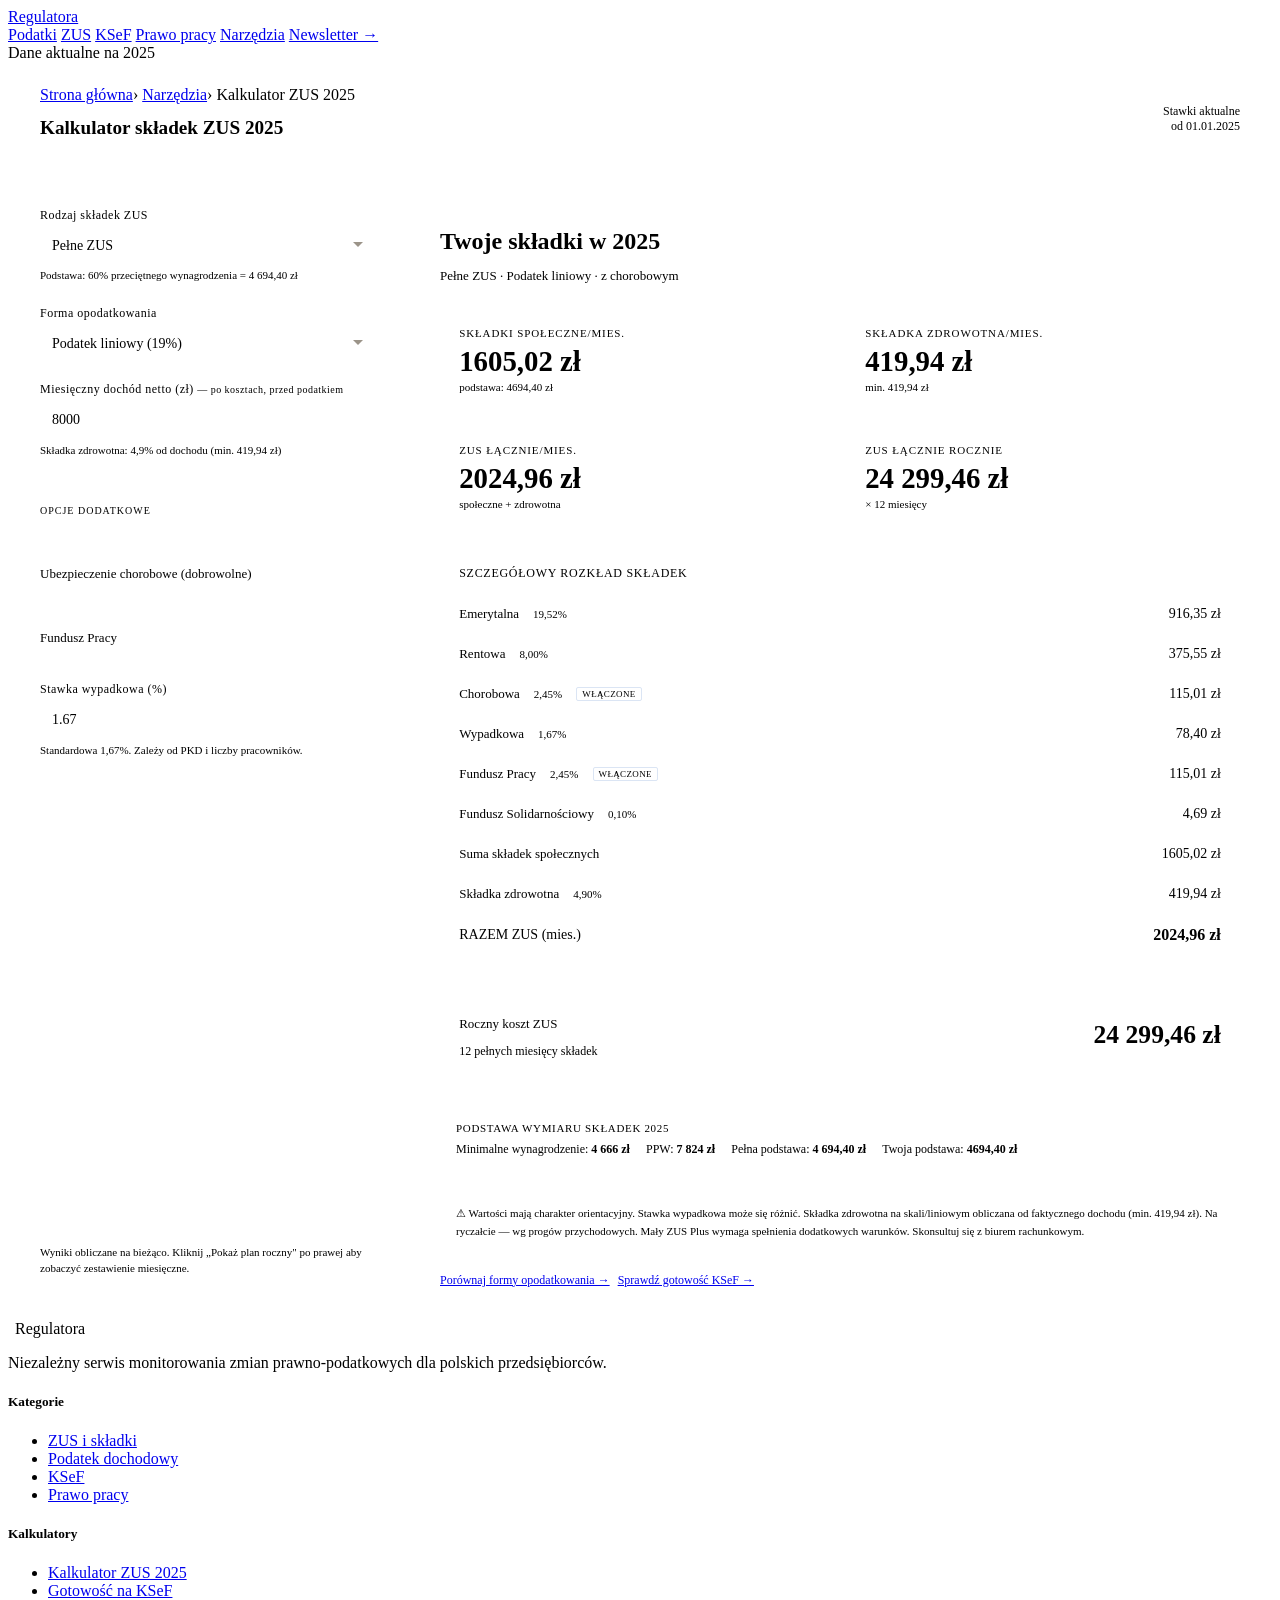
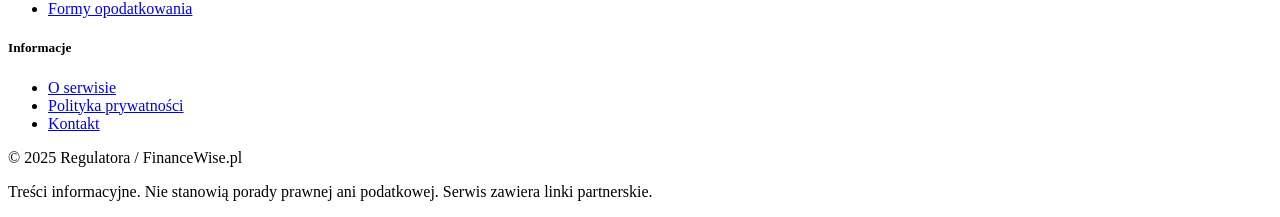
<file: narzedzia.html>
<!DOCTYPE html>
<html lang="pl">
<head>
<meta charset="UTF-8">
<meta name="viewport" content="width=device-width, initial-scale=1.0">
<title>Kalkulator ZUS 2025 — Regulatora</title>
<meta name="description" content="Oblicz składki ZUS 2025 dla JDG: preferencyjne, pełne, Mały ZUS Plus. Składka zdrowotna na skali, liniowym i ryczałcie. Aktualne stawki.">
<link rel="stylesheet" href="style.css">
<link rel="preconnect" href="https://fonts.googleapis.com">
<link href="https://fonts.googleapis.com/css2?family=Playfair+Display:ital,wght@0,400;0,600;0,700;1,400&family=DM+Sans:wght@300;400;500&display=swap" rel="stylesheet">
<style>
.calc-layout{display:grid;grid-template-columns:400px 1fr;min-height:calc(100vh - 94px)}
.calc-form{border-right:1px solid var(--border);padding:2rem;display:flex;flex-direction:column;gap:1.4rem;background:var(--bg2)}
.calc-results{padding:2rem;overflow-y:auto}
.field{display:flex;flex-direction:column;gap:6px}
.field label{font-size:12px;font-weight:500;color:var(--text2);letter-spacing:.04em}
.field select,.field input[type=number]{
  background:var(--bg3);border:1px solid var(--border2);border-radius:3px;
  padding:9px 12px;font-size:14px;color:var(--text);font-family:var(--ff-body);
  outline:none;transition:border-color 200ms;width:100%;
  -webkit-appearance:none;appearance:none;
}
.field select{background-image:url("data:image/svg+xml,%3Csvg xmlns='http://www.w3.org/2000/svg' width='12' height='12' viewBox='0 0 12 12'%3E%3Cpath fill='%239B9489' d='M6 8L1 3h10z'/%3E%3C/svg%3E");background-repeat:no-repeat;background-position:right 12px center;padding-right:32px}
.field select:focus,.field input:focus{border-color:rgba(201,168,76,.5)}
.field-hint{font-size:11px;color:var(--text3);line-height:1.4}
.toggle-row{display:flex;align-items:center;justify-content:space-between;padding:10px 0;border-top:1px solid var(--border)}
.toggle-label{font-size:13px;color:var(--text2)}
.toggle{position:relative;width:40px;height:22px;flex-shrink:0}
.toggle input{opacity:0;width:0;height:0;position:absolute}
.toggle-slider{position:absolute;inset:0;background:var(--bg3);border:1px solid var(--border2);border-radius:11px;cursor:pointer;transition:background 200ms}
.toggle-slider::before{content:'';position:absolute;width:16px;height:16px;left:2px;top:2px;background:var(--text3);border-radius:50%;transition:transform 200ms,background 200ms}
.toggle input:checked+.toggle-slider{background:var(--gold-bg);border-color:rgba(201,168,76,.4)}
.toggle input:checked+.toggle-slider::before{transform:translateX(18px);background:var(--gold)}
.results-header{margin-bottom:1.5rem}
.results-header h2{font-size:1.5rem;margin-bottom:.4rem}
.results-header p{font-size:13px;color:var(--text2)}
.results-grid{display:grid;grid-template-columns:1fr 1fr;gap:12px;margin-bottom:1.5rem}
.res-card{background:var(--bg3);border:1px solid var(--border);border-radius:6px;padding:1.2rem}
.res-card.highlight{border-color:rgba(201,168,76,.35);background:var(--gold-bg)}
.res-card-label{font-size:11px;color:var(--text3);text-transform:uppercase;letter-spacing:.08em;margin-bottom:.4rem}
.res-card-val{font-family:var(--ff-display);font-size:1.8rem;font-weight:700}
.res-card-val.gold{color:var(--gold)}
.res-card-val.red{color:var(--red)}
.res-card-sub{font-size:11px;color:var(--text3);margin-top:3px}
.breakdown{border:1px solid var(--border);border-radius:6px;overflow:hidden;margin-bottom:1.5rem}
.breakdown-header{padding:.8rem 1.2rem;background:var(--bg3);border-bottom:1px solid var(--border);font-size:12px;font-weight:500;color:var(--text2);letter-spacing:.06em;text-transform:uppercase}
.breakdown-row{display:flex;align-items:center;justify-content:space-between;padding:.75rem 1.2rem;border-bottom:1px solid var(--border);transition:background 150ms}
.breakdown-row:last-child{border-bottom:none}
.breakdown-row:hover{background:rgba(255,255,255,.02)}
.breakdown-row.total{background:var(--bg3);border-top:1px solid var(--border2)}
.breakdown-name{font-size:13px;color:var(--text2);display:flex;align-items:center;gap:8px}
.breakdown-name strong{color:var(--text);font-weight:500}
.breakdown-rate{font-size:11px;color:var(--text3);background:rgba(255,255,255,.05);padding:1px 6px;border-radius:2px}
.breakdown-amount{font-size:14px;font-weight:500;color:var(--text)}
.breakdown-amount.zero{color:var(--text3)}
.breakdown-amount.accent{color:var(--gold)}
.badge-opt{font-size:9px;background:var(--blue-bg);color:var(--blue);border:1px solid rgba(74,126,199,.2);padding:1px 5px;border-radius:2px;letter-spacing:.04em;text-transform:uppercase}
.badge-opt.off{background:rgba(255,255,255,.05);color:var(--text3);border-color:var(--border)}
.annual-box{background:var(--bg3);border:1px solid var(--border2);border-radius:6px;padding:1.2rem;display:flex;justify-content:space-between;align-items:center}
.annual-box-left h4{font-size:13px;font-weight:500;margin-bottom:3px}
.annual-box-left p{font-size:12px;color:var(--text3)}
.annual-val{font-family:var(--ff-display);font-size:1.6rem;font-weight:700;color:var(--red)}
.disclaimer{font-size:11px;color:var(--text3);line-height:1.6;padding:1rem;background:var(--bg3);border-radius:4px;margin-top:1rem;border:1px solid var(--border)}
.calc-title-bar{padding:1.5rem 2rem;border-bottom:1px solid var(--border);background:var(--bg);display:flex;align-items:center;justify-content:space-between}
.calc-title-bar h1{font-size:1.2rem}
.calc-title-bar p{font-size:12px;color:var(--text3)}
.section-divider{padding:.8rem 0;border-top:1px solid var(--border);margin-top:.4rem}
.section-divider span{font-size:10px;font-weight:500;letter-spacing:.1em;text-transform:uppercase;color:var(--text3)}
@media(max-width:900px){
  .calc-layout{grid-template-columns:1fr}
  .calc-form{border-right:none;border-bottom:1px solid var(--border)}
  .results-grid{grid-template-columns:1fr 1fr}
}
@media(max-width:500px){.results-grid{grid-template-columns:1fr}}
</style>
</head>
<body>

<nav class="nav">
  <div class="nav-inner">
    <a href="index.html" class="nav-logo"><span class="nav-logo-dot"></span>Regulatora</a>
    <nav class="nav-links">
      <a href="podatki.html">Podatki</a>
      <a href="zus.html">ZUS</a>
      <a href="ksef.html">KSeF</a>
      <a href="prawo-pracy.html">Prawo pracy</a>
      <a href="narzedzia.html" class="active">Narzędzia</a>
      <a href="index.html#newsletter" class="nav-cta">Newsletter →</a>
    </nav>
    <div class="nav-right"><div class="nav-alert">Dane aktualne na 2025</div></div>
  </div>
</nav>

<div class="calc-title-bar">
  <div>
    <div class="breadcrumb" style="margin-bottom:.4rem">
      <a href="index.html">Strona główna</a><span>›</span>
      <a href="narzedzia.html">Narzędzia</a><span>›</span>
      <span>Kalkulator ZUS 2025</span>
    </div>
    <h1>Kalkulator składek ZUS 2025</h1>
  </div>
  <p style="font-size:12px;color:var(--text3);text-align:right">Stawki aktualne<br>od 01.01.2025</p>
</div>

<div class="calc-layout">

  <!-- FORM -->
  <div class="calc-form">

    <div class="field">
      <label for="zus-type">Rodzaj składek ZUS</label>
      <select id="zus-type">
        <option value="prefer">Preferencyjne (pierwsze 24 mies.)</option>
        <option value="full" selected>Pełne ZUS</option>
        <option value="mzp">Mały ZUS Plus</option>
      </select>
      <span class="field-hint" id="zus-type-hint">Podstawa: 60% przeciętnego wynagrodzenia = 4 694,40 zł</span>
    </div>

    <div class="field" id="mzp-income-field" style="display:none">
      <label for="mzp-income">Roczny dochód z poprzedniego roku (zł)</label>
      <input type="number" id="mzp-income" value="72000" min="0" max="200000" step="1000">
      <span class="field-hint">Mały ZUS Plus: podstawa proporcjonalna do dochodu (30%–60% PPW). Dostępny jeśli dochód ≤ 120 000 zł/rok.</span>
    </div>

    <div class="field">
      <label for="tax-form">Forma opodatkowania</label>
      <select id="tax-form">
        <option value="skala">Skala podatkowa (12% / 32%)</option>
        <option value="liniowy" selected>Podatek liniowy (19%)</option>
        <option value="ryczalt">Ryczałt ewidencjonowany</option>
      </select>
    </div>

    <div class="field" id="income-field">
      <label for="monthly-income">Miesięczny dochód netto (zł) <span style="color:var(--text3);font-size:10px" id="income-label-hint">— po kosztach, przed podatkiem</span></label>
      <input type="number" id="monthly-income" value="8000" min="0" step="500">
      <span class="field-hint" id="health-basis-hint">Składka zdrowotna: 4,9% od dochodu (liniowy)</span>
    </div>

    <div class="field" id="ryczalt-revenue-field" style="display:none">
      <label for="annual-revenue">Roczny przychód (zł) — dla zdrowotnej na ryczałcie</label>
      <input type="number" id="annual-revenue" value="120000" min="0" step="10000">
      <span class="field-hint">Trzy progi: ≤60 tys. / 60–300 tys. / >300 tys. zł</span>
    </div>

    <div class="section-divider"><span>Opcje dodatkowe</span></div>

    <div class="toggle-row">
      <span class="toggle-label">Ubezpieczenie chorobowe (dobrowolne)</span>
      <label class="toggle"><input type="checkbox" id="chorobowe" checked><span class="toggle-slider"></span></label>
    </div>
    <div class="toggle-row">
      <span class="toggle-label">Fundusz Pracy</span>
      <label class="toggle"><input type="checkbox" id="fp" checked><span class="toggle-slider"></span></label>
    </div>

    <div class="field">
      <label for="wypadkowa-rate">Stawka wypadkowa (%)</label>
      <input type="number" id="wypadkowa-rate" value="1.67" min="0.67" max="3.33" step="0.01">
      <span class="field-hint">Standardowa 1,67%. Zależy od PKD i liczby pracowników.</span>
    </div>

    <div style="margin-top:auto;padding-top:1rem;border-top:1px solid var(--border)">
      <p style="font-size:11px;color:var(--text3);line-height:1.5">Wyniki obliczane na bieżąco. Kliknij „Pokaż plan roczny" po prawej aby zobaczyć zestawienie miesięczne.</p>
    </div>
  </div>

  <!-- RESULTS -->
  <div class="calc-results">
    <div class="results-header">
      <h2>Twoje składki w <span style="color:var(--gold)" id="result-year">2025</span></h2>
      <p id="result-subtitle">Pełne ZUS · Podatek liniowy · z chorobowym</p>
    </div>

    <div class="results-grid">
      <div class="res-card highlight">
        <div class="res-card-label">Składki społeczne/mies.</div>
        <div class="res-card-val gold" id="r-social">—</div>
        <div class="res-card-sub" id="r-social-sub">bez zdrowotnej</div>
      </div>
      <div class="res-card">
        <div class="res-card-label">Składka zdrowotna/mies.</div>
        <div class="res-card-val" id="r-health">—</div>
        <div class="res-card-sub" id="r-health-sub">zależna od dochodu</div>
      </div>
      <div class="res-card">
        <div class="res-card-label">ZUS łącznie/mies.</div>
        <div class="res-card-val red" id="r-total">—</div>
        <div class="res-card-sub">społeczne + zdrowotna</div>
      </div>
      <div class="res-card">
        <div class="res-card-label">ZUS łącznie rocznie</div>
        <div class="res-card-val" id="r-annual">—</div>
        <div class="res-card-sub">× 12 miesięcy</div>
      </div>
    </div>

    <!-- BREAKDOWN -->
    <div class="breakdown">
      <div class="breakdown-header">Szczegółowy rozkład składek</div>

      <div class="breakdown-row">
        <div class="breakdown-name">
          <strong>Emerytalna</strong>
          <span class="breakdown-rate">19,52%</span>
        </div>
        <div class="breakdown-amount" id="b-emerytalna">—</div>
      </div>
      <div class="breakdown-row">
        <div class="breakdown-name">
          <strong>Rentowa</strong>
          <span class="breakdown-rate">8,00%</span>
        </div>
        <div class="breakdown-amount" id="b-rentowa">—</div>
      </div>
      <div class="breakdown-row" id="row-chorobowe">
        <div class="breakdown-name">
          <strong>Chorobowa</strong>
          <span class="breakdown-rate">2,45%</span>
          <span class="badge-opt" id="badge-chorobowe">dobrowolna</span>
        </div>
        <div class="breakdown-amount" id="b-chorobowa">—</div>
      </div>
      <div class="breakdown-row">
        <div class="breakdown-name">
          <strong>Wypadkowa</strong>
          <span class="breakdown-rate" id="rate-wypadkowa">1,67%</span>
        </div>
        <div class="breakdown-amount" id="b-wypadkowa">—</div>
      </div>
      <div class="breakdown-row" id="row-fp">
        <div class="breakdown-name">
          <strong>Fundusz Pracy</strong>
          <span class="breakdown-rate">2,45%</span>
          <span class="badge-opt" id="badge-fp">dobrowolny</span>
        </div>
        <div class="breakdown-amount" id="b-fp">—</div>
      </div>
      <div class="breakdown-row" id="row-fs">
        <div class="breakdown-name">
          <strong>Fundusz Solidarnościowy</strong>
          <span class="breakdown-rate">0,10%</span>
        </div>
        <div class="breakdown-amount" id="b-fs">—</div>
      </div>
      <div class="breakdown-row" style="border-top:1px solid var(--border2)">
        <div class="breakdown-name" style="font-weight:500;color:var(--text)">Suma składek społecznych</div>
        <div class="breakdown-amount accent" id="b-social-sum">—</div>
      </div>
      <div class="breakdown-row" style="background:var(--red-bg)">
        <div class="breakdown-name">
          <strong>Składka zdrowotna</strong>
          <span class="breakdown-rate" id="rate-health">4,90%</span>
        </div>
        <div class="breakdown-amount accent" id="b-health">—</div>
      </div>
      <div class="breakdown-row total">
        <div class="breakdown-name"><strong style="font-size:14px">RAZEM ZUS (mies.)</strong></div>
        <div class="breakdown-amount accent" id="b-total" style="font-size:16px;font-weight:700">—</div>
      </div>
    </div>

    <!-- ANNUAL -->
    <div class="annual-box">
      <div class="annual-box-left">
        <h4>Roczny koszt ZUS</h4>
        <p>12 pełnych miesięcy składek</p>
      </div>
      <div class="annual-val" id="b-annual-total">—</div>
    </div>

    <!-- BASIS INFO -->
    <div style="margin-top:1rem;padding:1rem;background:var(--bg3);border:1px solid var(--border);border-radius:4px">
      <div style="font-size:11px;color:var(--text3);margin-bottom:.5rem;text-transform:uppercase;letter-spacing:.06em">Podstawa wymiaru składek 2025</div>
      <div style="display:flex;gap:16px;flex-wrap:wrap">
        <span style="font-size:12px;color:var(--text2)">Minimalne wynagrodzenie: <strong style="color:var(--text)">4 666 zł</strong></span>
        <span style="font-size:12px;color:var(--text2)">PPW: <strong style="color:var(--text)">7 824 zł</strong></span>
        <span style="font-size:12px;color:var(--text2)">Pełna podstawa: <strong style="color:var(--text)">4 694,40 zł</strong></span>
        <span style="font-size:12px;color:var(--text2)" id="basis-display">Twoja podstawa: <strong style="color:var(--gold)" id="basis-val">4 694,40 zł</strong></span>
      </div>
    </div>

    <div class="disclaimer">
      ⚠ Wartości mają charakter orientacyjny. Stawka wypadkowa może się różnić. Składka zdrowotna na skali/liniowym obliczana od faktycznego dochodu (min. 419,94 zł). Na ryczałcie — wg progów przychodowych. Mały ZUS Plus wymaga spełnienia dodatkowych warunków. Skonsultuj się z biurem rachunkowym.
    </div>

    <div style="display:flex;gap:8px;margin-top:1rem;flex-wrap:wrap">
      <a href="kalkulator-podatki.html" class="btn btn-ghost" style="font-size:12px">Porównaj formy opodatkowania →</a>
      <a href="kalkulator-ksef.html" class="btn btn-ghost" style="font-size:12px">Sprawdź gotowość KSeF →</a>
    </div>
  </div>
</div>

<footer class="footer">
  <div class="footer-top">
    <div class="footer-col">
      <div class="footer-logo"><span style="width:7px;height:7px;border-radius:50%;background:var(--gold);display:inline-block"></span>Regulatora</div>
      <p>Niezależny serwis monitorowania zmian prawno-podatkowych dla polskich przedsiębiorców.</p>
    </div>
    <div class="footer-col"><h5>Kategorie</h5><ul class="footer-links"><li><a href="zus.html">ZUS i składki</a></li><li><a href="podatki.html">Podatek dochodowy</a></li><li><a href="ksef.html">KSeF</a></li><li><a href="prawo-pracy.html">Prawo pracy</a></li></ul></div>
    <div class="footer-col"><h5>Kalkulatory</h5><ul class="footer-links"><li><a href="kalkulator-zus.html">Kalkulator ZUS 2025</a></li><li><a href="kalkulator-ksef.html">Gotowość na KSeF</a></li><li><a href="kalkulator-podatki.html">Formy opodatkowania</a></li></ul></div>
    <div class="footer-col"><h5>Informacje</h5><ul class="footer-links"><li><a href="#">O serwisie</a></li><li><a href="#">Polityka prywatności</a></li><li><a href="#">Kontakt</a></li></ul></div>
  </div>
  <div class="footer-bottom"><p>© 2025 Regulatora / FinanceWise.pl</p><p class="footer-disclaimer">Treści informacyjne. Nie stanowią porady prawnej ani podatkowej. Serwis zawiera linki partnerskie.</p></div>
</footer>

<script>
// ── ZUS 2025 CONSTANTS ──────────────────────────────────────
const C = {
  minWage: 4666,
  ppw: 7824,
  fullBase: 4694.40,
  preferBase: 1399.80,
  rates: {
    emerytalna: 0.1952,
    rentowa: 0.0800,
    chorobowa: 0.0245,
    wypadkowa: 0.0167,
    fp: 0.0245,
    fs: 0.0010,
  },
  healthMin: 419.94,
  // Ryczałt health thresholds (annual)
  ryczaltHealth: [
    { limit: 60000, monthly: 419.94 },
    { limit: 300000, monthly: 699.11 },
    { limit: Infinity, monthly: 1258.39 },
  ],
};

const fmt = v => v.toLocaleString('pl-PL', { minimumFractionDigits: 2, maximumFractionDigits: 2 }) + ' zł';

function getMZPBase(annualIncome) {
  // Mały ZUS Plus: base = 0.5 * (annual_income / 12), capped between prefer and full base
  let base = (annualIncome / 12) * 0.5;
  base = Math.max(C.preferBase, Math.min(C.fullBase, base));
  return Math.round(base * 100) / 100;
}

function getBase() {
  const type = document.getElementById('zus-type').value;
  if (type === 'prefer') return C.preferBase;
  if (type === 'mzp') {
    const inc = parseFloat(document.getElementById('mzp-income').value) || 72000;
    return getMZPBase(inc);
  }
  return C.fullBase;
}

function getHealthInsurance() {
  const taxForm = document.getElementById('tax-form').value;
  const monthlyIncome = parseFloat(document.getElementById('monthly-income').value) || 0;
  const annualRevenue = parseFloat(document.getElementById('annual-revenue').value) || 0;

  if (taxForm === 'skala') {
    return Math.max(C.healthMin, monthlyIncome * 0.09);
  }
  if (taxForm === 'liniowy') {
    return Math.max(C.healthMin, monthlyIncome * 0.049);
  }
  // Ryczałt
  for (const t of C.ryczaltHealth) {
    if (annualRevenue <= t.limit) return t.monthly;
  }
  return C.ryczaltHealth[2].monthly;
}

function calculate() {
  const type = document.getElementById('zus-type').value;
  const base = getBase();
  const chorobowe = document.getElementById('chorobowe').checked;
  const fp = document.getElementById('fp').checked && type !== 'prefer';
  const wypadkowaRate = parseFloat(document.getElementById('wypadkowa-rate').value) / 100 || C.rates.wypadkowa;
  const taxForm = document.getElementById('tax-form').value;

  const em = base * C.rates.emerytalna;
  const re = base * C.rates.rentowa;
  const ch = chorobowe ? base * C.rates.chorobowa : 0;
  const wy = base * wypadkowaRate;
  const fpAmt = fp ? base * C.rates.fp : 0;
  const fs = type === 'full' ? base * C.rates.fs : 0;

  const socialSum = em + re + ch + wy + fpAmt + fs;
  const health = getHealthInsurance();
  const totalMonthly = socialSum + health;

  // Update DOM
  const set = (id, val, zero=false) => {
    const el = document.getElementById(id);
    if (!el) return;
    if (zero) { el.textContent = '0,00 zł'; el.className = el.className.replace('accent','') + ' zero'; }
    else { el.textContent = fmt(val); el.className = el.className.replace(' zero',''); }
  };

  set('r-social', socialSum);
  set('r-health', health);
  set('r-total', totalMonthly);
  set('r-annual', totalMonthly * 12);
  set('b-emerytalna', em);
  set('b-rentowa', re);
  ch > 0 ? set('b-chorobowa', ch) : set('b-chorobowa', 0, true);
  set('b-wypadkowa', wy);
  fpAmt > 0 ? set('b-fp', fpAmt) : set('b-fp', 0, true);
  fs > 0 ? set('b-fs', fs) : set('b-fs', 0, true);
  set('b-social-sum', socialSum);
  set('b-health', health);
  set('b-total', totalMonthly);
  set('b-annual-total', totalMonthly * 12);

  document.getElementById('r-social-sub').textContent = `podstawa: ${fmt(base)}`;
  document.getElementById('basis-val').textContent = fmt(base);

  const chorobBadge = document.getElementById('badge-chorobowe');
  chorobBadge.textContent = chorobowe ? 'włączone' : 'wyłączone';
  chorobBadge.className = 'badge-opt' + (chorobowe ? '' : ' off');

  const fpBadge = document.getElementById('badge-fp');
  fpBadge.textContent = fp ? 'włączone' : (type === 'prefer' ? 'nie dotyczy' : 'wyłączone');
  fpBadge.className = 'badge-opt' + (fp ? '' : ' off');

  // Health rate display
  const healthRates = { skala: '9,00%', liniowy: '4,90%', ryczalt: 'ryczałt' };
  document.getElementById('rate-health').textContent = healthRates[taxForm] || '';
  document.getElementById('rate-wypadkowa').textContent = (wypadkowaRate * 100).toFixed(2).replace('.', ',') + '%';

  // Subtitle
  const typeNames = { prefer: 'Preferencyjne', full: 'Pełne ZUS', mzp: 'Mały ZUS Plus' };
  const taxNames = { skala: 'Skala podatkowa', liniowy: 'Podatek liniowy', ryczalt: 'Ryczałt' };
  document.getElementById('result-subtitle').textContent =
    `${typeNames[type]} · ${taxNames[taxForm]} · ${chorobowe ? 'z chorobowym' : 'bez chorobowego'}`;

  document.getElementById('r-health-sub').textContent = taxForm === 'ryczalt'
    ? `próg: ${document.getElementById('annual-revenue').value || 120000} zł/rok`
    : `min. 419,94 zł`;
}

// ── EVENT LISTENERS ──────────────────────────────────────────
['zus-type','tax-form','chorobowe','fp','wypadkowa-rate','monthly-income','annual-revenue','mzp-income']
  .forEach(id => { const el = document.getElementById(id); if (el) el.addEventListener('input', onUpdate); });

function onUpdate() {
  const type = document.getElementById('zus-type').value;
  const taxForm = document.getElementById('tax-form').value;

  document.getElementById('mzp-income-field').style.display = type === 'mzp' ? 'flex' : 'none';
  document.getElementById('ryczalt-revenue-field').style.display = taxForm === 'ryczalt' ? 'flex' : 'none';
  document.getElementById('income-field').style.display = taxForm === 'ryczalt' ? 'none' : 'flex';

  const hints = { skala: 'Składka zdrowotna: 9% od dochodu (min. 419,94 zł)', liniowy: 'Składka zdrowotna: 4,9% od dochodu (min. 419,94 zł)', ryczalt: '' };
  document.getElementById('health-basis-hint').textContent = hints[taxForm] || '';

  const typeHints = {
    prefer: 'Podstawa: 30% minimalnego wynagrodzenia = 1 399,80 zł · Bez FP/FS',
    full: 'Podstawa: 60% przeciętnego wynagrodzenia = 4 694,40 zł',
    mzp: 'Podstawa: proporcjonalna do dochodu z ub. roku (30%–60% PPW)'
  };
  document.getElementById('zus-type-hint').textContent = typeHints[type] || '';

  // Disable FP for preferential
  const fpToggle = document.getElementById('fp');
  fpToggle.disabled = type === 'prefer';

  calculate();
}

// Initial calculation
onUpdate();
</script>
</body>
</html>
</file>
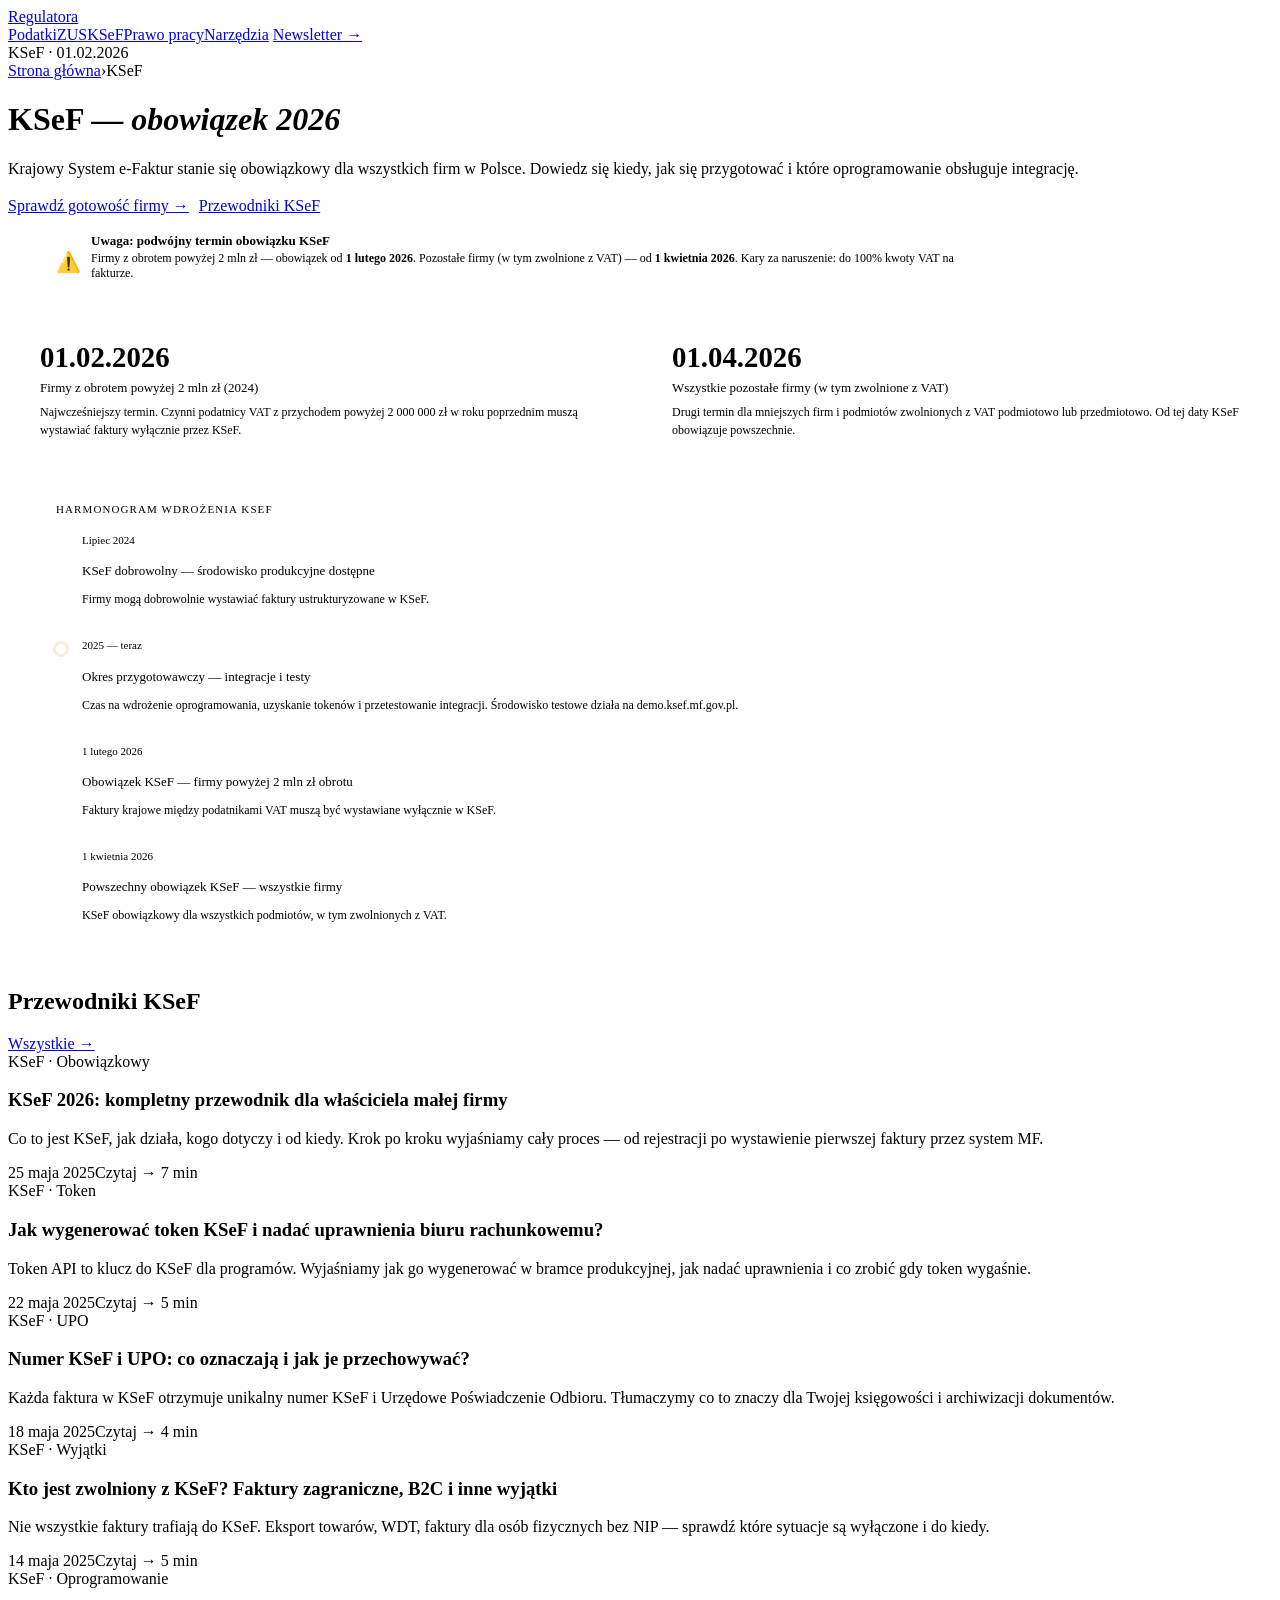
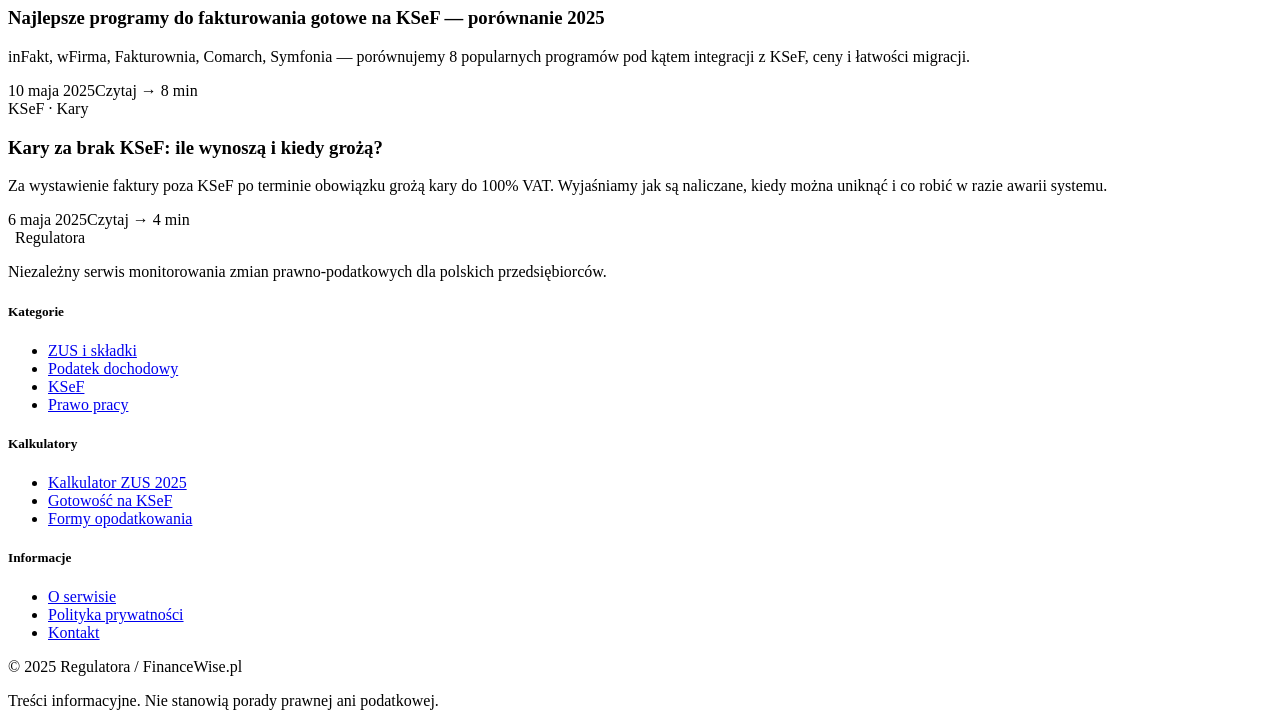
<file: podatki.html>
<!DOCTYPE html>
<html lang="pl">
<head>
<meta charset="UTF-8"><meta name="viewport" content="width=device-width, initial-scale=1.0">
<title>KSeF — Krajowy System e-Faktur 2025/2026 — Regulatora</title>
<meta name="description" content="KSeF obowiązkowy od 2026 roku. Przewodniki, terminy, integracje i kalkulator gotowości. Wszystko co musisz wiedzieć o KSeF.">
<link rel="stylesheet" href="style.css">
<link rel="preconnect" href="https://fonts.googleapis.com">
<link href="https://fonts.googleapis.com/css2?family=Playfair+Display:ital,wght@0,400;0,600;0,700;1,400&family=DM+Sans:wght@300;400;500&display=swap" rel="stylesheet">
<style>
.deadline-grid{display:grid;grid-template-columns:1fr 1fr;border-bottom:1px solid var(--border)}
.dl-card{padding:2rem clamp(1rem,3vw,2rem);border-right:1px solid var(--border)}
.dl-card:last-child{border-right:none}
.dl-date{font-family:var(--ff-display);font-size:1.8rem;font-weight:700;color:var(--gold);margin-bottom:.4rem}
.dl-who{font-size:13px;color:var(--text2);margin-bottom:.4rem}
.dl-desc{font-size:12px;color:var(--text3);line-height:1.5}
.dl-card.urgent{border-left:3px solid var(--red)}
.dl-date.red{color:var(--red)}
.timeline{border-bottom:1px solid var(--border);padding:2rem clamp(1rem,4vw,3rem)}
.tl-row{display:flex;gap:16px;align-items:flex-start;margin-bottom:1.2rem}
.tl-row:last-child{margin-bottom:0}
.tl-dot{width:10px;height:10px;border-radius:50%;flex-shrink:0;margin-top:5px}
.tl-dot.done{background:var(--green)}
.tl-dot.now{background:var(--gold);box-shadow:0 0 0 3px rgba(201,168,76,.2)}
.tl-dot.future{background:var(--bg3);border:1px solid var(--border2)}
.tl-body h4{font-size:13px;font-weight:500;margin-bottom:2px;font-family:var(--ff-body)}
.tl-body p{font-size:12px;color:var(--text2);line-height:1.4}
.tl-date{font-size:11px;color:var(--text3);margin-bottom:3px}
@media(max-width:600px){.deadline-grid{grid-template-columns:1fr}.dl-card{border-right:none;border-bottom:1px solid var(--border)}}
</style>
</head>
<body>
<nav class="nav"><div class="nav-inner">
  <a href="index.html" class="nav-logo"><span class="nav-logo-dot"></span>Regulatora</a>
  <nav class="nav-links">
    <a href="podatki.html">Podatki</a><a href="zus.html">ZUS</a><a href="ksef.html" class="active">KSeF</a><a href="prawo-pracy.html">Prawo pracy</a><a href="narzedzia.html">Narzędzia</a>
    <a href="index.html#newsletter" class="nav-cta">Newsletter →</a>
  </nav>
  <div class="nav-right"><div class="nav-alert">KSeF · 01.02.2026</div></div>
</div></nav>

<div class="page-hero">
  <div class="breadcrumb"><a href="index.html">Strona główna</a><span>›</span><span>KSeF</span></div>
  <h1>KSeF — <em>obowiązek 2026</em></h1>
  <p>Krajowy System e-Faktur stanie się obowiązkowy dla wszystkich firm w Polsce. Dowiedz się kiedy, jak się przygotować i które oprogramowanie obsługuje integrację.</p>
  <div style="display:flex;gap:10px;margin-top:1.2rem;flex-wrap:wrap">
    <a href="kalkulator-ksef.html" class="btn btn-primary">Sprawdź gotowość firmy →</a>
    <a href="#przewodniki" class="btn btn-ghost">Przewodniki KSeF</a>
  </div>
</div>

<div style="padding:1rem clamp(1rem,4vw,3rem);border-bottom:1px solid var(--border);background:var(--red-bg)">
  <div style="display:flex;align-items:center;gap:10px;max-width:900px">
    <span style="font-size:20px;flex-shrink:0">⚠️</span>
    <div>
      <strong style="font-size:13px">Uwaga: podwójny termin obowiązku KSeF</strong>
      <p style="font-size:12px;color:var(--text2);margin-top:2px">Firmy z obrotem powyżej 2 mln zł — obowiązek od <strong>1 lutego 2026</strong>. Pozostałe firmy (w tym zwolnione z VAT) — od <strong>1 kwietnia 2026</strong>. Kary za naruszenie: do 100% kwoty VAT na fakturze.</p>
    </div>
  </div>
</div>

<div class="deadline-grid">
  <div class="dl-card urgent">
    <div class="dl-date red">01.02.2026</div>
    <div class="dl-who">Firmy z obrotem powyżej 2 mln zł (2024)</div>
    <div class="dl-desc">Najwcześniejszy termin. Czynni podatnicy VAT z przychodem powyżej 2 000 000 zł w roku poprzednim muszą wystawiać faktury wyłącznie przez KSeF.</div>
  </div>
  <div class="dl-card">
    <div class="dl-date">01.04.2026</div>
    <div class="dl-who">Wszystkie pozostałe firmy (w tym zwolnione z VAT)</div>
    <div class="dl-desc">Drugi termin dla mniejszych firm i podmiotów zwolnionych z VAT podmiotowo lub przedmiotowo. Od tej daty KSeF obowiązuje powszechnie.</div>
  </div>
</div>

<div class="timeline">
  <div style="font-size:11px;font-weight:500;letter-spacing:.1em;text-transform:uppercase;color:var(--text3);margin-bottom:1.2rem">Harmonogram wdrożenia KSeF</div>
  <div class="tl-row"><div class="tl-dot done"></div><div class="tl-body"><div class="tl-date">Lipiec 2024</div><h4>KSeF dobrowolny — środowisko produkcyjne dostępne</h4><p>Firmy mogą dobrowolnie wystawiać faktury ustrukturyzowane w KSeF.</p></div></div>
  <div class="tl-row"><div class="tl-dot now"></div><div class="tl-body"><div class="tl-date">2025 — teraz</div><h4>Okres przygotowawczy — integracje i testy</h4><p>Czas na wdrożenie oprogramowania, uzyskanie tokenów i przetestowanie integracji. Środowisko testowe działa na demo.ksef.mf.gov.pl.</p></div></div>
  <div class="tl-row"><div class="tl-dot future"></div><div class="tl-body"><div class="tl-date">1 lutego 2026</div><h4>Obowiązek KSeF — firmy powyżej 2 mln zł obrotu</h4><p>Faktury krajowe między podatnikami VAT muszą być wystawiane wyłącznie w KSeF.</p></div></div>
  <div class="tl-row"><div class="tl-dot future"></div><div class="tl-body"><div class="tl-date">1 kwietnia 2026</div><h4>Powszechny obowiązek KSeF — wszystkie firmy</h4><p>KSeF obowiązkowy dla wszystkich podmiotów, w tym zwolnionych z VAT.</p></div></div>
</div>

<div class="section-header" id="przewodniki">
  <div class="section-header-left"><div class="section-tab"><h2>Przewodniki KSeF</h2></div></div>
  <a href="#" class="link-more">Wszystkie →</a>
</div>

<div class="articles-grid">
  <article class="article-card fade-up">
    <div style="margin-bottom:.8rem"><span class="tag tag-ksef">KSeF · Obowiązkowy</span></div>
    <h3>KSeF 2026: kompletny przewodnik dla właściciela małej firmy</h3>
    <p>Co to jest KSeF, jak działa, kogo dotyczy i od kiedy. Krok po kroku wyjaśniamy cały proces — od rejestracji po wystawienie pierwszej faktury przez system MF.</p>
    <div class="article-card-footer"><span class="article-date">25 maja 2025</span><span class="article-read">Czytaj → 7 min</span></div>
  </article>
  <article class="article-card fade-up">
    <div style="margin-bottom:.8rem"><span class="tag tag-ksef">KSeF · Token</span></div>
    <h3>Jak wygenerować token KSeF i nadać uprawnienia biuru rachunkowemu?</h3>
    <p>Token API to klucz do KSeF dla programów. Wyjaśniamy jak go wygenerować w bramce produkcyjnej, jak nadać uprawnienia i co zrobić gdy token wygaśnie.</p>
    <div class="article-card-footer"><span class="article-date">22 maja 2025</span><span class="article-read">Czytaj → 5 min</span></div>
  </article>
  <article class="article-card fade-up">
    <div style="margin-bottom:.8rem"><span class="tag tag-ksef">KSeF · UPO</span></div>
    <h3>Numer KSeF i UPO: co oznaczają i jak je przechowywać?</h3>
    <p>Każda faktura w KSeF otrzymuje unikalny numer KSeF i Urzędowe Poświadczenie Odbioru. Tłumaczymy co to znaczy dla Twojej księgowości i archiwizacji dokumentów.</p>
    <div class="article-card-footer"><span class="article-date">18 maja 2025</span><span class="article-read">Czytaj → 4 min</span></div>
  </article>
  <article class="article-card fade-up">
    <div style="margin-bottom:.8rem"><span class="tag tag-ksef">KSeF · Wyjątki</span></div>
    <h3>Kto jest zwolniony z KSeF? Faktury zagraniczne, B2C i inne wyjątki</h3>
    <p>Nie wszystkie faktury trafiają do KSeF. Eksport towarów, WDT, faktury dla osób fizycznych bez NIP — sprawdź które sytuacje są wyłączone i do kiedy.</p>
    <div class="article-card-footer"><span class="article-date">14 maja 2025</span><span class="article-read">Czytaj → 5 min</span></div>
  </article>
  <article class="article-card fade-up">
    <div style="margin-bottom:.8rem"><span class="tag tag-ksef">KSeF · Oprogramowanie</span></div>
    <h3>Najlepsze programy do fakturowania gotowe na KSeF — porównanie 2025</h3>
    <p>inFakt, wFirma, Fakturownia, Comarch, Symfonia — porównujemy 8 popularnych programów pod kątem integracji z KSeF, ceny i łatwości migracji.</p>
    <div class="article-card-footer"><span class="article-date">10 maja 2025</span><span class="article-read">Czytaj → 8 min</span></div>
  </article>
  <article class="article-card fade-up">
    <div style="margin-bottom:.8rem"><span class="tag tag-ksef">KSeF · Kary</span></div>
    <h3>Kary za brak KSeF: ile wynoszą i kiedy grożą?</h3>
    <p>Za wystawienie faktury poza KSeF po terminie obowiązku grożą kary do 100% VAT. Wyjaśniamy jak są naliczane, kiedy można uniknąć i co robić w razie awarii systemu.</p>
    <div class="article-card-footer"><span class="article-date">6 maja 2025</span><span class="article-read">Czytaj → 4 min</span></div>
  </article>
</div>

<footer class="footer"><div class="footer-top">
  <div class="footer-col"><div class="footer-logo"><span style="width:7px;height:7px;border-radius:50%;background:var(--gold);display:inline-block"></span>Regulatora</div><p>Niezależny serwis monitorowania zmian prawno-podatkowych dla polskich przedsiębiorców.</p></div>
  <div class="footer-col"><h5>Kategorie</h5><ul class="footer-links"><li><a href="zus.html">ZUS i składki</a></li><li><a href="podatki.html">Podatek dochodowy</a></li><li><a href="ksef.html">KSeF</a></li><li><a href="prawo-pracy.html">Prawo pracy</a></li></ul></div>
  <div class="footer-col"><h5>Kalkulatory</h5><ul class="footer-links"><li><a href="kalkulator-zus.html">Kalkulator ZUS 2025</a></li><li><a href="kalkulator-ksef.html">Gotowość na KSeF</a></li><li><a href="kalkulator-podatki.html">Formy opodatkowania</a></li></ul></div>
  <div class="footer-col"><h5>Informacje</h5><ul class="footer-links"><li><a href="#">O serwisie</a></li><li><a href="#">Polityka prywatności</a></li><li><a href="#">Kontakt</a></li></ul></div>
</div><div class="footer-bottom"><p>© 2025 Regulatora / FinanceWise.pl</p><p class="footer-disclaimer">Treści informacyjne. Nie stanowią porady prawnej ani podatkowej.</p></div></footer>
<script>const obs=new IntersectionObserver(e=>e.forEach(x=>{if(x.isIntersecting){x.target.classList.add('visible');obs.unobserve(x.target)}}),{threshold:.1});document.querySelectorAll('.fade-up').forEach((el,i)=>{el.style.transitionDelay=(i%3)*60+'ms';obs.observe(el)});</script>
</body></html>
</file>
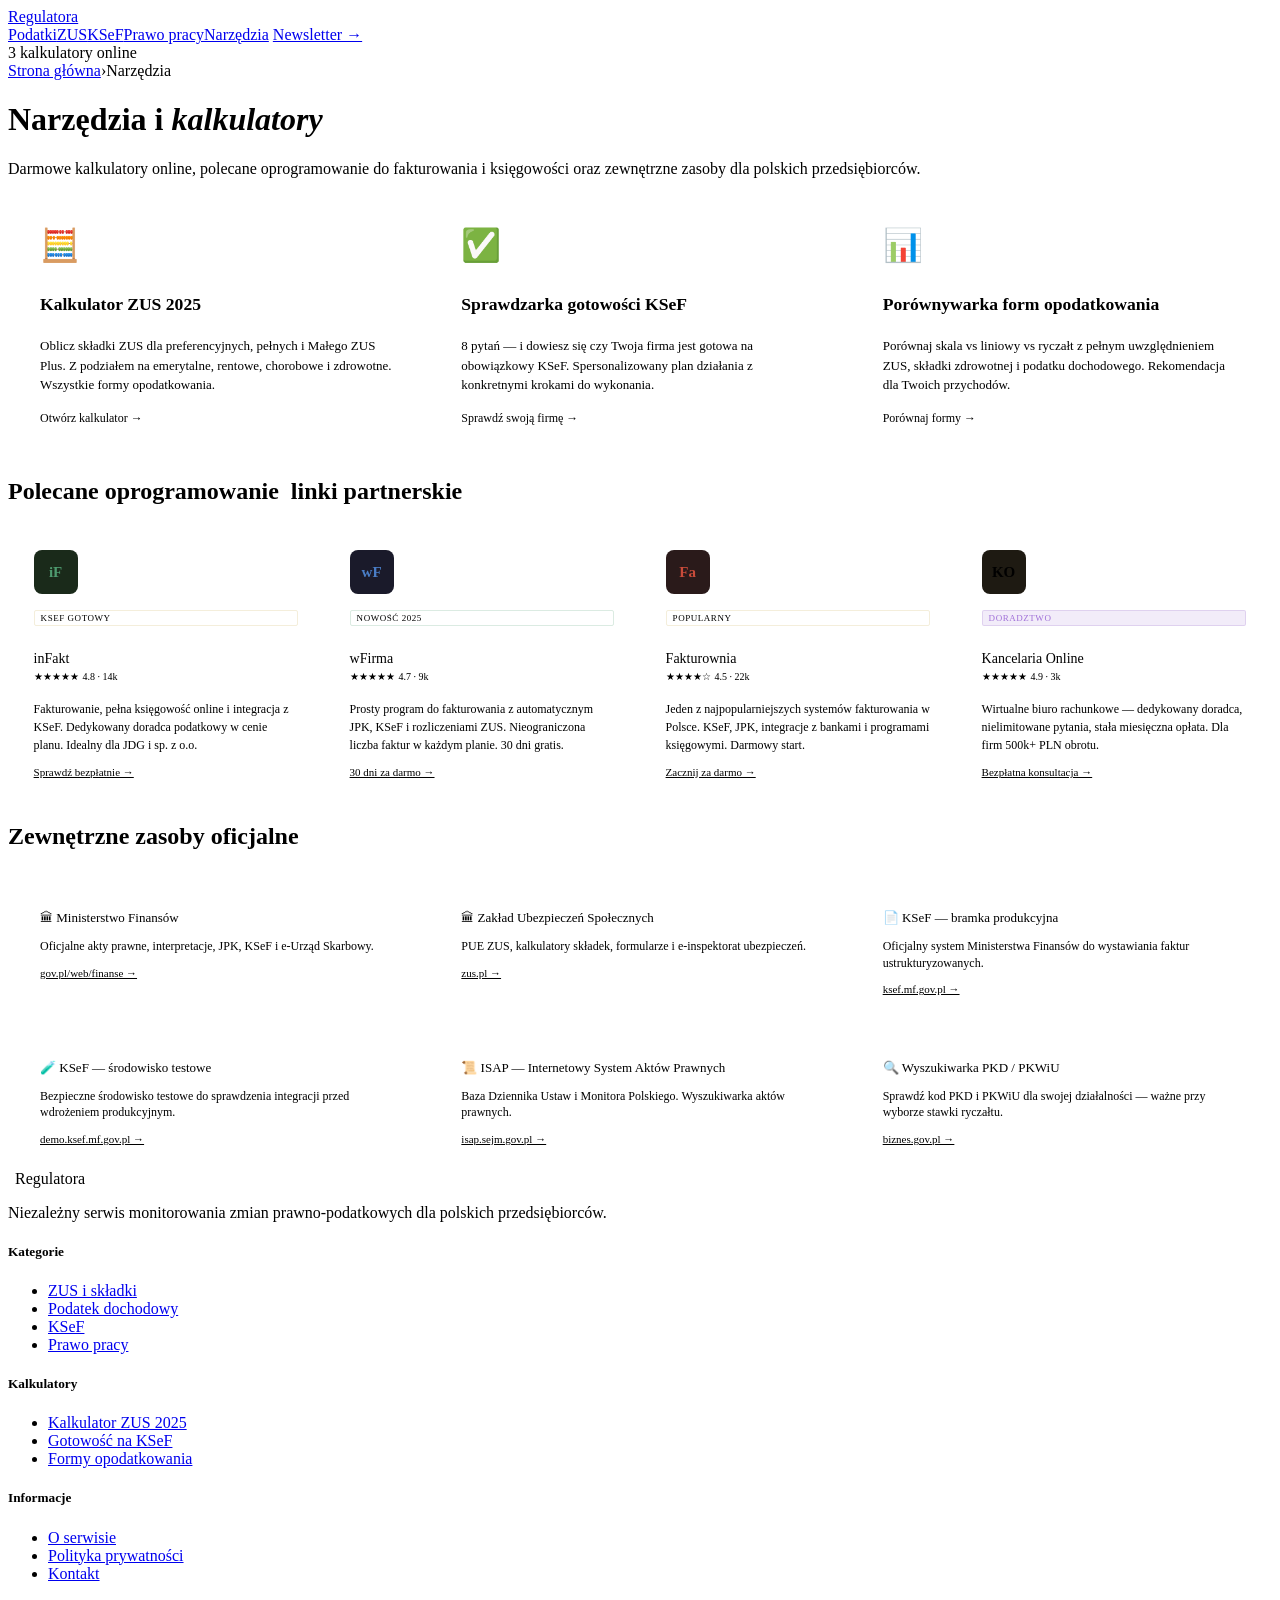
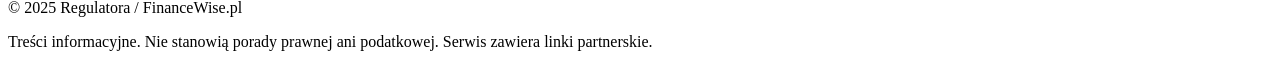
<file: prawo-pracy.html>
<!DOCTYPE html>
<html lang="pl">
<head>
<meta charset="UTF-8"><meta name="viewport" content="width=device-width, initial-scale=1.0">
<title>Narzędzia dla przedsiębiorców 2025 — Regulatora</title>
<meta name="description" content="Kalkulatory ZUS, kalkulator podatku, sprawdzarka KSeF i polecane oprogramowanie dla polskich firm. Darmowe narzędzia online.">
<link rel="stylesheet" href="style.css">
<link rel="preconnect" href="https://fonts.googleapis.com">
<link href="https://fonts.googleapis.com/css2?family=Playfair+Display:ital,wght@0,400;0,600;0,700;1,400&family=DM+Sans:wght@300;400;500&display=swap" rel="stylesheet">
<style>
.tools-hero-grid{display:grid;grid-template-columns:repeat(3,1fr);border-bottom:1px solid var(--border)}
.th-card{padding:2rem clamp(1rem,3vw,2rem);border-right:1px solid var(--border);display:flex;flex-direction:column;transition:background .2s;cursor:pointer}
.th-card:last-child{border-right:none}
.th-card:hover{background:rgba(255,255,255,.02)}
.th-icon{font-size:2rem;margin-bottom:.8rem}
.th-card h3{font-family:var(--ff-display);font-size:1.1rem;font-weight:600;margin-bottom:.5rem;transition:color .2s}
.th-card:hover h3{color:var(--gold)}
.th-card p{font-size:13px;color:var(--text2);line-height:1.5;flex:1;margin-bottom:1rem}
.th-link{font-size:12px;color:var(--gold);display:flex;align-items:center;gap:4px}
.affiliate-section{border-bottom:1px solid var(--border)}
.tools-4-grid{display:grid;grid-template-columns:repeat(4,1fr)}
.tool-card{padding:1.6rem;border-right:1px solid var(--border);display:flex;flex-direction:column;transition:background .2s}
.tool-card:last-child{border-right:none}
.tool-card:hover{background:rgba(255,255,255,.02)}
.tool-logo{width:44px;height:44px;border-radius:8px;display:flex;align-items:center;justify-content:center;font-family:var(--ff-display);font-size:15px;font-weight:700;margin-bottom:1rem;border:1px solid var(--border2)}
.tool-card h4{font-size:14px;font-weight:500;margin-bottom:4px;font-family:var(--ff-body)}
.tool-card p{font-size:12px;color:var(--text2);line-height:1.5;flex:1;margin-bottom:12px}
.tool-cta{display:inline-flex;align-items:center;gap:5px;font-size:11px;font-weight:500;color:var(--gold);transition:gap .2s}
.tool-card:hover .tool-cta{gap:8px}
.tool-stars{color:var(--gold);font-size:10px}
.tool-badge{display:inline-block;font-size:9px;font-weight:500;letter-spacing:.06em;text-transform:uppercase;padding:2px 6px;border-radius:2px;margin-bottom:6px;background:var(--gold-bg);color:var(--gold);border:1px solid rgba(201,168,76,.2)}
.tool-badge.new{background:var(--green-bg);color:var(--green);border-color:rgba(78,155,111,.2)}
.external-tools{display:grid;grid-template-columns:repeat(3,1fr);border-top:1px solid var(--border)}
.et-card{padding:1.4rem clamp(1rem,2.5vw,2rem);border-right:1px solid var(--border);border-bottom:1px solid var(--border)}
.et-card:nth-child(3n){border-right:none}
.et-card h4{font-size:13px;font-weight:500;margin-bottom:3px;font-family:var(--ff-body)}
.et-card p{font-size:12px;color:var(--text2);line-height:1.4;margin-bottom:.5rem}
.et-card a{font-size:11px;color:var(--gold)}
@media(max-width:900px){.tools-hero-grid{grid-template-columns:1fr}.th-card{border-right:none;border-bottom:1px solid var(--border)}.tools-4-grid{grid-template-columns:1fr 1fr}.tool-card:nth-child(2n){border-right:none}.external-tools{grid-template-columns:1fr 1fr}.et-card:nth-child(3n){border-right:1px solid var(--border)}.et-card:nth-child(2n){border-right:none}}
@media(max-width:600px){.tools-4-grid{grid-template-columns:1fr}.tool-card{border-right:none;border-bottom:1px solid var(--border)}.external-tools{grid-template-columns:1fr}}
</style>
</head>
<body>
<nav class="nav"><div class="nav-inner">
  <a href="index.html" class="nav-logo"><span class="nav-logo-dot"></span>Regulatora</a>
  <nav class="nav-links">
    <a href="podatki.html">Podatki</a><a href="zus.html">ZUS</a><a href="ksef.html">KSeF</a><a href="prawo-pracy.html">Prawo pracy</a><a href="narzedzia.html" class="active">Narzędzia</a>
    <a href="index.html#newsletter" class="nav-cta">Newsletter →</a>
  </nav>
  <div class="nav-right"><div class="nav-alert">3 kalkulatory online</div></div>
</div></nav>

<div class="page-hero">
  <div class="breadcrumb"><a href="index.html">Strona główna</a><span>›</span><span>Narzędzia</span></div>
  <h1>Narzędzia i <em>kalkulatory</em></h1>
  <p>Darmowe kalkulatory online, polecane oprogramowanie do fakturowania i księgowości oraz zewnętrzne zasoby dla polskich przedsiębiorców.</p>
</div>

<div class="tools-hero-grid">
  <a href="kalkulator-zus.html" class="th-card" style="text-decoration:none;color:inherit">
    <div class="th-icon">🧮</div>
    <h3>Kalkulator ZUS 2025</h3>
    <p>Oblicz składki ZUS dla preferencyjnych, pełnych i Małego ZUS Plus. Z podziałem na emerytalne, rentowe, chorobowe i zdrowotne. Wszystkie formy opodatkowania.</p>
    <div class="th-link">Otwórz kalkulator →</div>
  </a>
  <a href="kalkulator-ksef.html" class="th-card" style="text-decoration:none;color:inherit">
    <div class="th-icon">✅</div>
    <h3>Sprawdzarka gotowości KSeF</h3>
    <p>8 pytań — i dowiesz się czy Twoja firma jest gotowa na obowiązkowy KSeF. Spersonalizowany plan działania z konkretnymi krokami do wykonania.</p>
    <div class="th-link">Sprawdź swoją firmę →</div>
  </a>
  <a href="kalkulator-podatki.html" class="th-card" style="text-decoration:none;color:inherit">
    <div class="th-icon">📊</div>
    <h3>Porównywarka form opodatkowania</h3>
    <p>Porównaj skala vs liniowy vs ryczałt z pełnym uwzględnieniem ZUS, składki zdrowotnej i podatku dochodowego. Rekomendacja dla Twoich przychodów.</p>
    <div class="th-link">Porównaj formy →</div>
  </a>
</div>

<div class="section-header"><div class="section-header-left"><div class="section-tab"><h2>Polecane oprogramowanie <span class="affiliate-note" style="margin-left:6px">linki partnerskie</span></h2></div></div></div>
<div class="affiliate-section">
  <div class="tools-4-grid">
    <div class="tool-card">
      <div class="tool-logo" style="background:#1A2A1A;border-color:rgba(78,155,111,.3);color:#4E9B6F">iF</div>
      <span class="tool-badge">KSeF gotowy</span>
      <h4>inFakt</h4>
      <div style="display:flex;align-items:center;gap:4px;margin-bottom:6px"><span class="tool-stars">★★★★★</span><span style="font-size:10px;color:var(--text3)">4.8 · 14k</span></div>
      <p>Fakturowanie, pełna księgowość online i integracja z KSeF. Dedykowany doradca podatkowy w cenie planu. Idealny dla JDG i sp. z o.o.</p>
      <a href="#" class="tool-cta">Sprawdź bezpłatnie →</a>
    </div>
    <div class="tool-card">
      <div class="tool-logo" style="background:#1A1A2A;border-color:rgba(74,126,199,.3);color:#4A7EC7">wF</div>
      <span class="tool-badge new">Nowość 2025</span>
      <h4>wFirma</h4>
      <div style="display:flex;align-items:center;gap:4px;margin-bottom:6px"><span class="tool-stars">★★★★★</span><span style="font-size:10px;color:var(--text3)">4.7 · 9k</span></div>
      <p>Prosty program do fakturowania z automatycznym JPK, KSeF i rozliczeniami ZUS. Nieograniczona liczba faktur w każdym planie. 30 dni gratis.</p>
      <a href="#" class="tool-cta">30 dni za darmo →</a>
    </div>
    <div class="tool-card">
      <div class="tool-logo" style="background:#2A1A1A;border-color:rgba(200,75,58,.3);color:#C84B3A">Fa</div>
      <span class="tool-badge">Popularny</span>
      <h4>Fakturownia</h4>
      <div style="display:flex;align-items:center;gap:4px;margin-bottom:6px"><span class="tool-stars">★★★★☆</span><span style="font-size:10px;color:var(--text3)">4.5 · 22k</span></div>
      <p>Jeden z najpopularniejszych systemów fakturowania w Polsce. KSeF, JPK, integracje z bankami i programami księgowymi. Darmowy start.</p>
      <a href="#" class="tool-cta">Zacznij za darmo →</a>
    </div>
    <div class="tool-card">
      <div class="tool-logo" style="background:#1E1A12;border-color:rgba(201,168,76,.3);color:var(--gold)">KO</div>
      <span class="tool-badge" style="background:rgba(150,100,200,.12);color:#A070D8;border-color:rgba(150,100,200,.2)">Doradztwo</span>
      <h4>Kancelaria Online</h4>
      <div style="display:flex;align-items:center;gap:4px;margin-bottom:6px"><span class="tool-stars">★★★★★</span><span style="font-size:10px;color:var(--text3)">4.9 · 3k</span></div>
      <p>Wirtualne biuro rachunkowe — dedykowany doradca, nielimitowane pytania, stała miesięczna opłata. Dla firm 500k+ PLN obrotu.</p>
      <a href="#" class="tool-cta">Bezpłatna konsultacja →</a>
    </div>
  </div>
</div>

<div class="section-header"><div class="section-header-left"><div class="section-tab"><h2>Zewnętrzne zasoby oficjalne</h2></div></div></div>
<div class="external-tools">
  <div class="et-card"><h4>🏛 Ministerstwo Finansów</h4><p>Oficjalne akty prawne, interpretacje, JPK, KSeF i e-Urząd Skarbowy.</p><a href="https://www.gov.pl/web/finanse" target="_blank" rel="noopener">gov.pl/web/finanse →</a></div>
  <div class="et-card"><h4>🏛 Zakład Ubezpieczeń Społecznych</h4><p>PUE ZUS, kalkulatory składek, formularze i e-inspektorat ubezpieczeń.</p><a href="https://www.zus.pl" target="_blank" rel="noopener">zus.pl →</a></div>
  <div class="et-card"><h4>📄 KSeF — bramka produkcyjna</h4><p>Oficjalny system Ministerstwa Finansów do wystawiania faktur ustrukturyzowanych.</p><a href="https://ksef.mf.gov.pl" target="_blank" rel="noopener">ksef.mf.gov.pl →</a></div>
  <div class="et-card"><h4>🧪 KSeF — środowisko testowe</h4><p>Bezpieczne środowisko testowe do sprawdzenia integracji przed wdrożeniem produkcyjnym.</p><a href="https://demo.ksef.mf.gov.pl" target="_blank" rel="noopener">demo.ksef.mf.gov.pl →</a></div>
  <div class="et-card"><h4>📜 ISAP — Internetowy System Aktów Prawnych</h4><p>Baza Dziennika Ustaw i Monitora Polskiego. Wyszukiwarka aktów prawnych.</p><a href="https://isap.sejm.gov.pl" target="_blank" rel="noopener">isap.sejm.gov.pl →</a></div>
  <div class="et-card"><h4>🔍 Wyszukiwarka PKD / PKWiU</h4><p>Sprawdź kod PKD i PKWiU dla swojej działalności — ważne przy wyborze stawki ryczałtu.</p><a href="https://www.biznes.gov.pl/pl/firma/zakladanie-firmy/chce-zalozyc-firme-jednoosobowa-samozatrudnienie/p/kody-pkd" target="_blank" rel="noopener">biznes.gov.pl →</a></div>
</div>

<footer class="footer"><div class="footer-top">
  <div class="footer-col"><div class="footer-logo"><span style="width:7px;height:7px;border-radius:50%;background:var(--gold);display:inline-block"></span>Regulatora</div><p>Niezależny serwis monitorowania zmian prawno-podatkowych dla polskich przedsiębiorców.</p></div>
  <div class="footer-col"><h5>Kategorie</h5><ul class="footer-links"><li><a href="zus.html">ZUS i składki</a></li><li><a href="podatki.html">Podatek dochodowy</a></li><li><a href="ksef.html">KSeF</a></li><li><a href="prawo-pracy.html">Prawo pracy</a></li></ul></div>
  <div class="footer-col"><h5>Kalkulatory</h5><ul class="footer-links"><li><a href="kalkulator-zus.html">Kalkulator ZUS 2025</a></li><li><a href="kalkulator-ksef.html">Gotowość na KSeF</a></li><li><a href="kalkulator-podatki.html">Formy opodatkowania</a></li></ul></div>
  <div class="footer-col"><h5>Informacje</h5><ul class="footer-links"><li><a href="#">O serwisie</a></li><li><a href="#">Polityka prywatności</a></li><li><a href="#">Kontakt</a></li></ul></div>
</div><div class="footer-bottom"><p>© 2025 Regulatora / FinanceWise.pl</p><p class="footer-disclaimer">Treści informacyjne. Nie stanowią porady prawnej ani podatkowej. Serwis zawiera linki partnerskie.</p></div></footer>
</body></html>
</file>
<file: style.css>
User-agent: *
Allow: /

Sitemap: https://regulatora.pl/sitemap.xml
</file>
